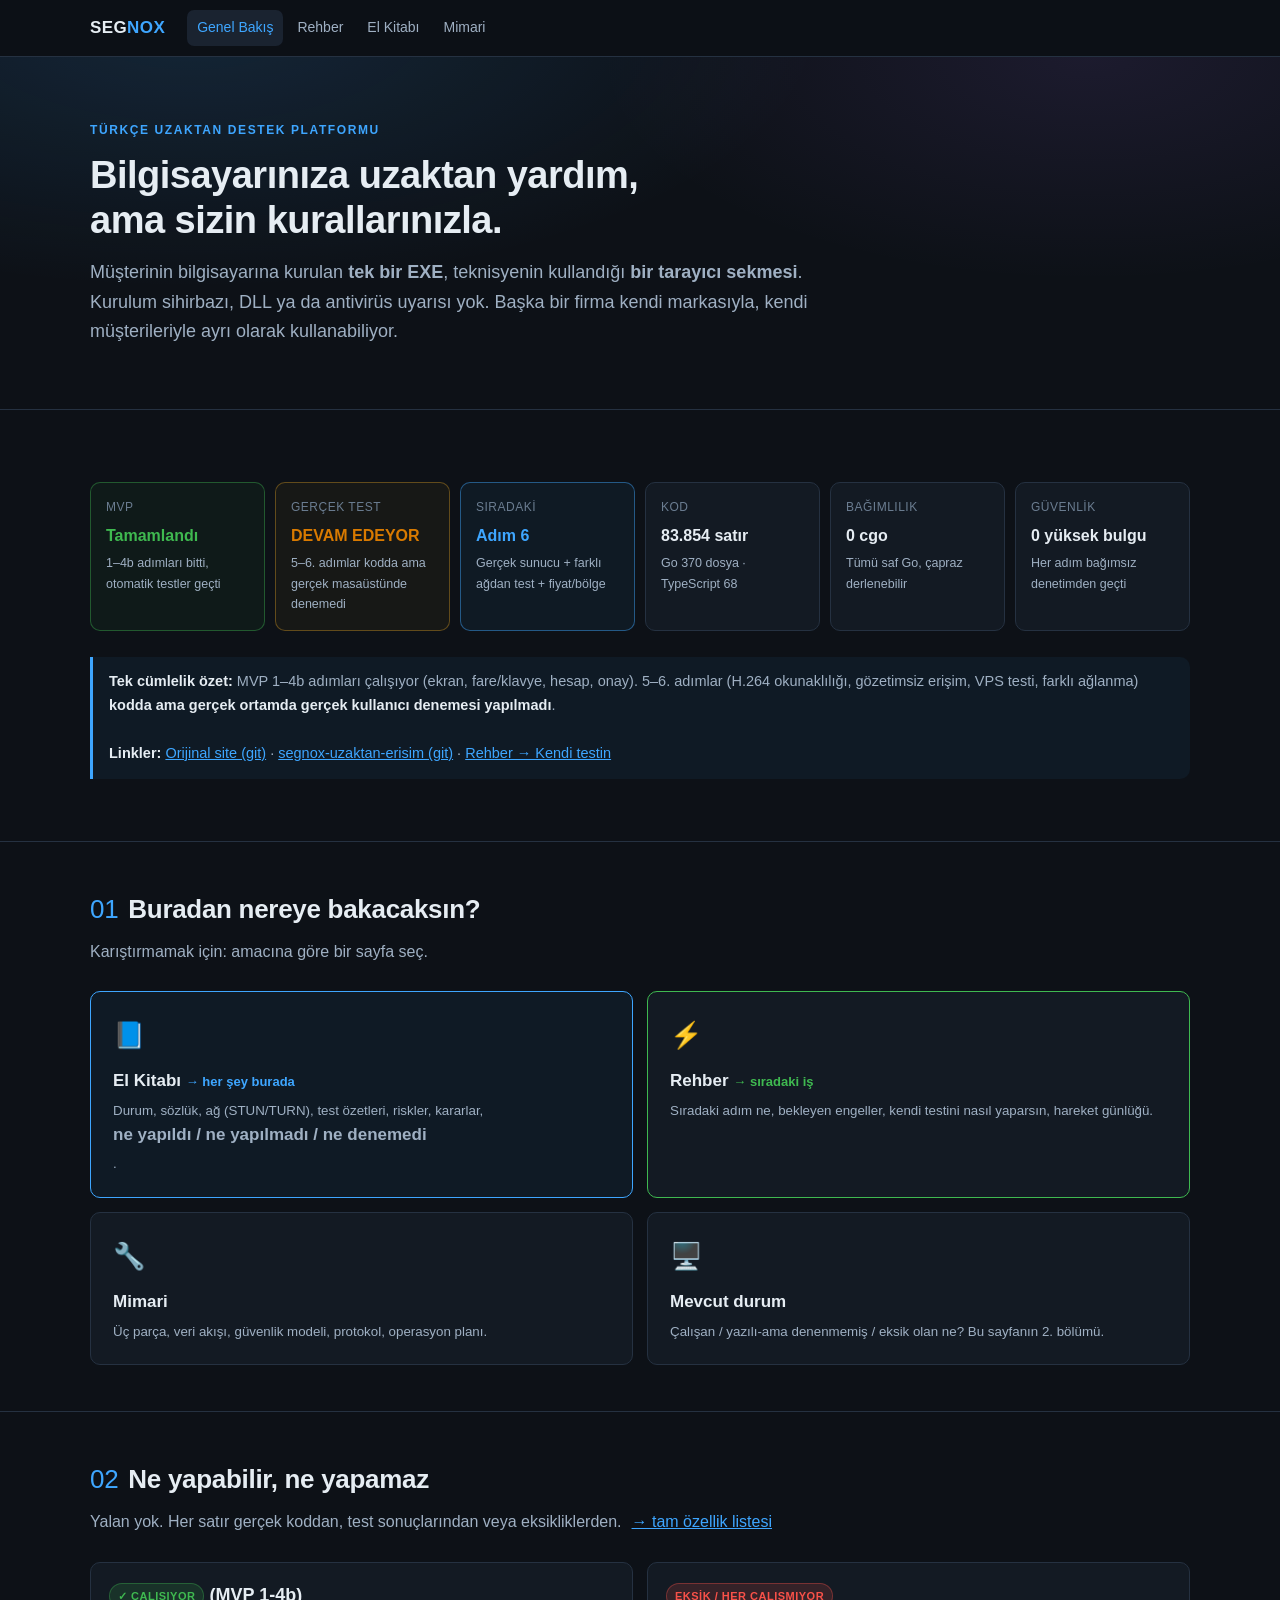
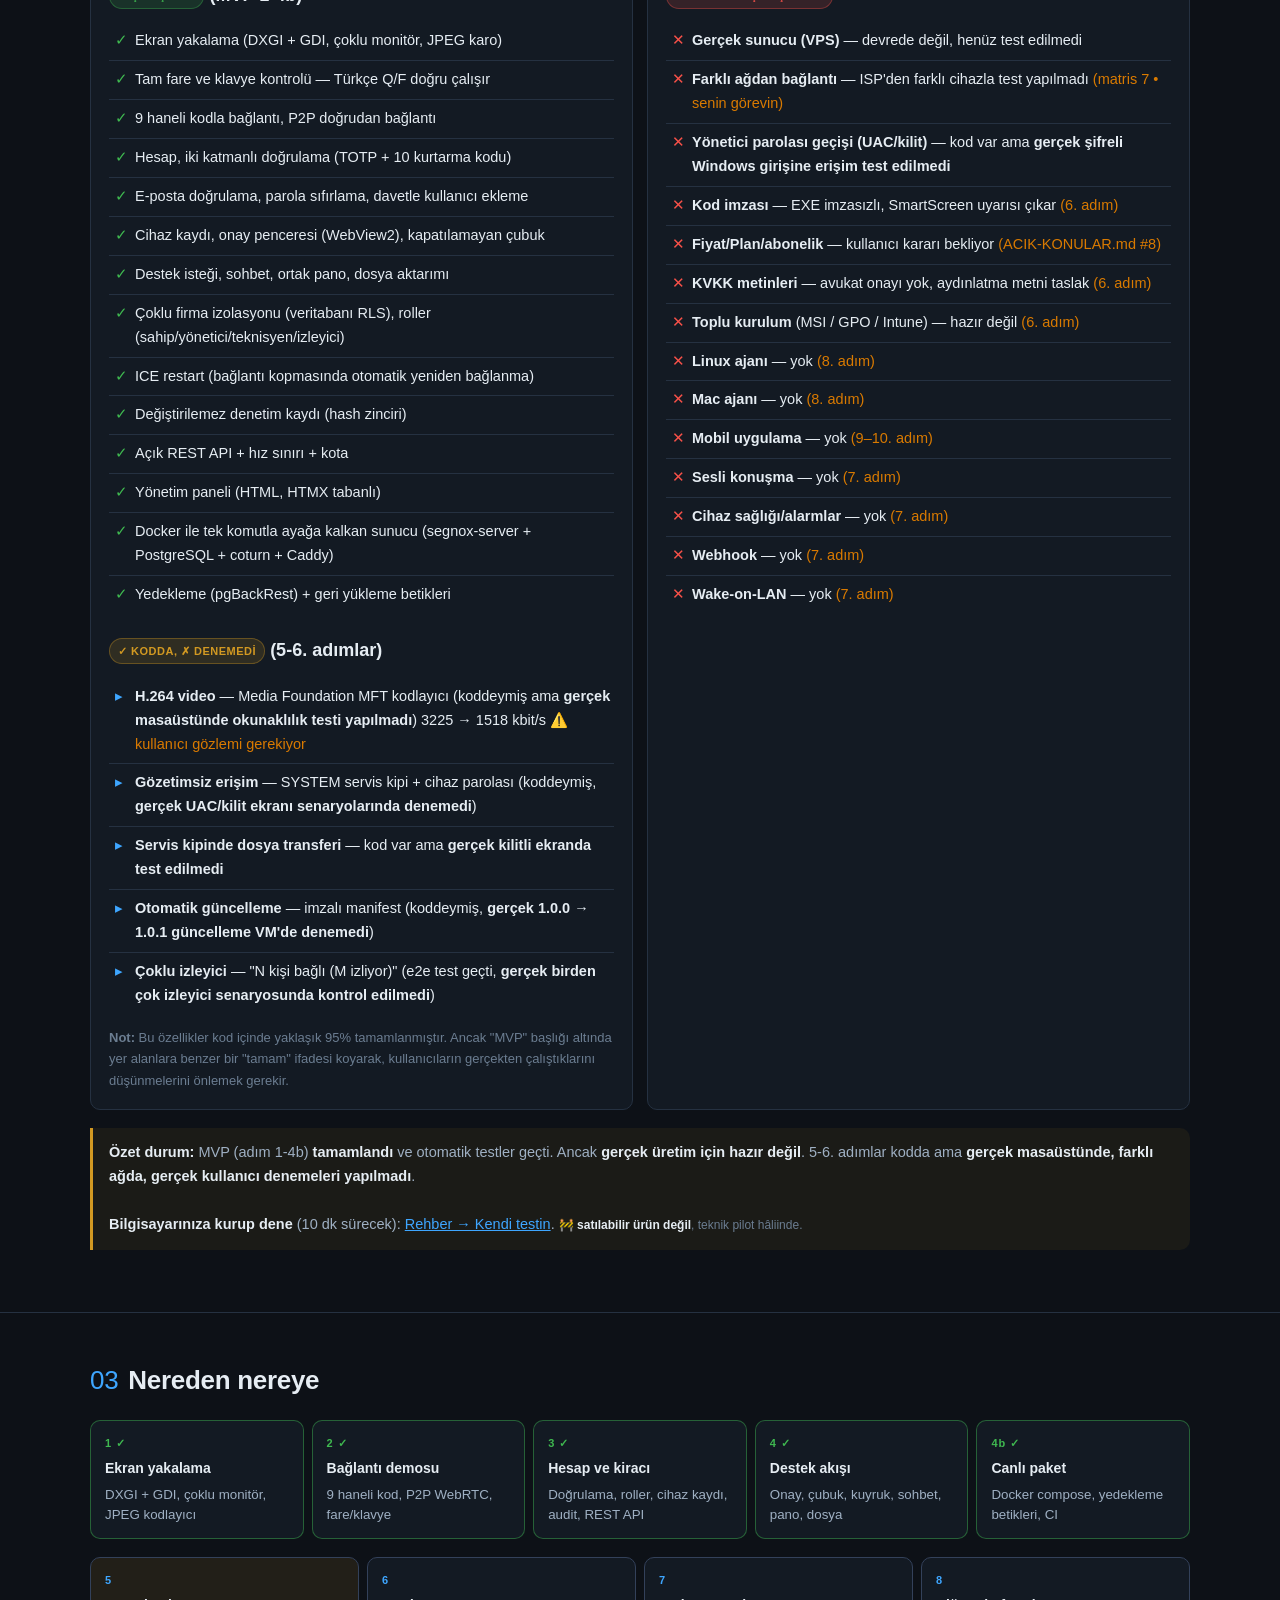
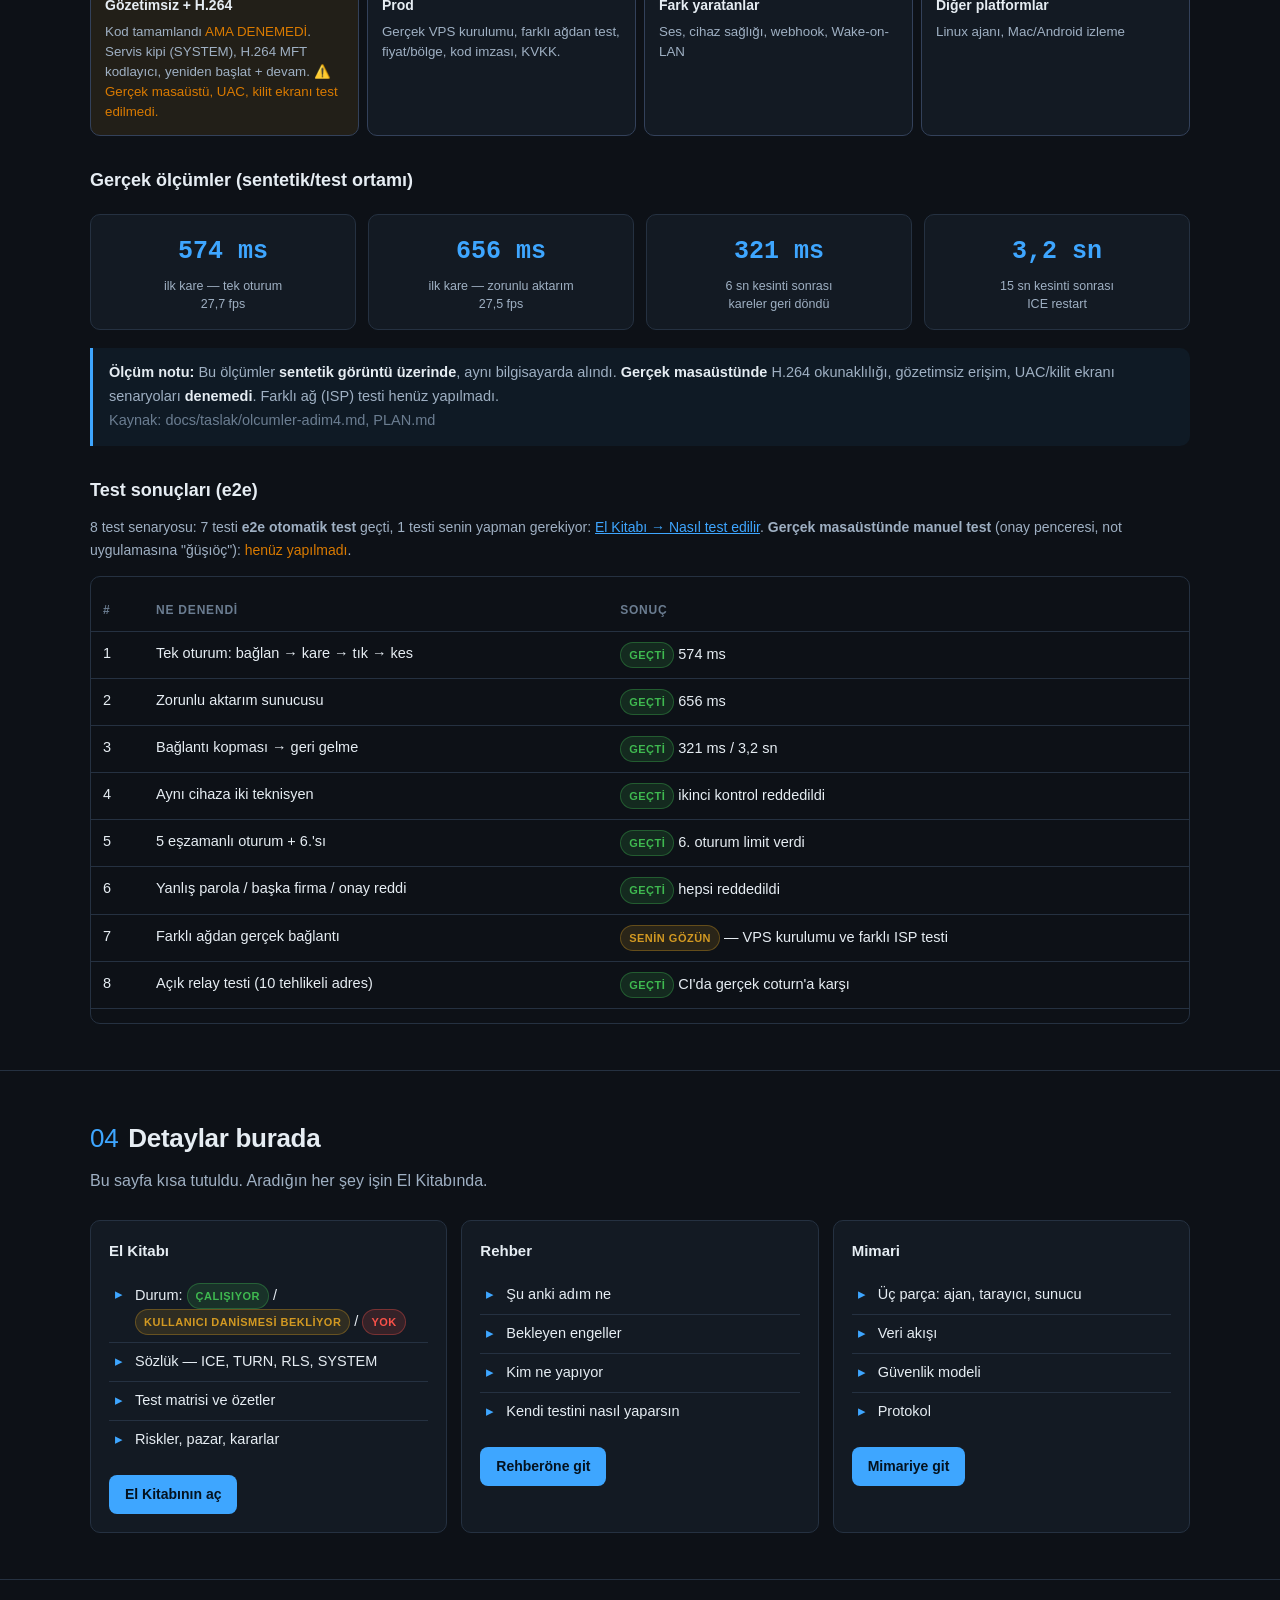
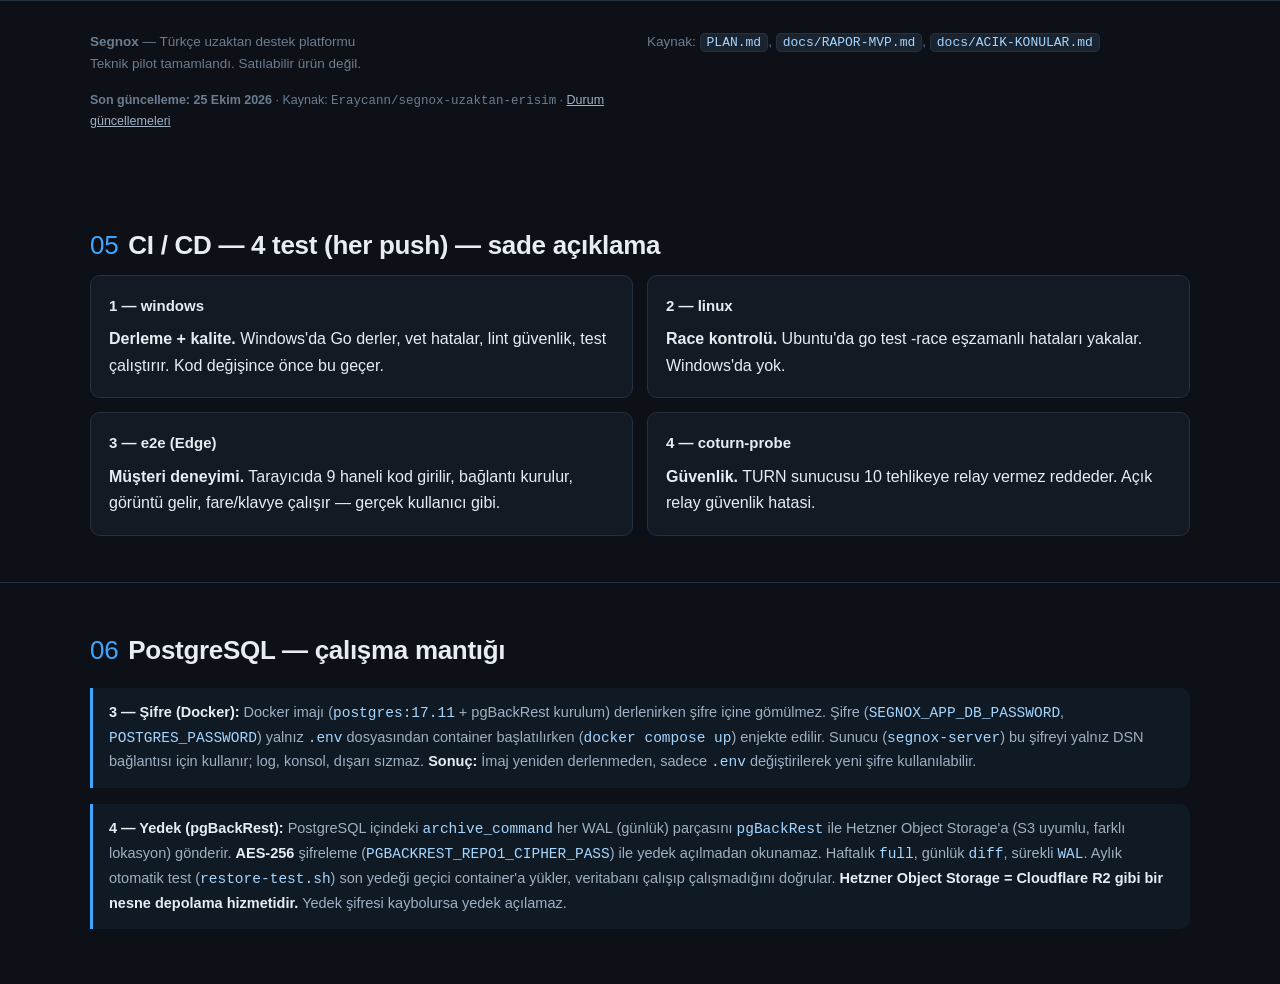
<file: index.html>
<!DOCTYPE html>
<html lang="tr">
<head>
  <meta charset="utf-8">
  <meta name="viewport" content="width=device-width, initial-scale=1">
  <title>Segnox — Uzak Destek Platformu</title>
  <link rel="stylesheet" href="assets/style.css">
  <style>
  .statusbar {
    display:grid; grid-template-columns:repeat(auto-fit,minmax(150px,1fr));
    gap:10px; margin:26px 0;
  }
  .sbox {
    background:var(--bg2); border:1px solid var(--line);
    border-radius:10px; padding:15px;
  }
  .sbox.ok { border-color:rgba(63,185,80,.4); background:rgba(63,185,80,.05); }
  .sbox.warn { border-color:rgba(210,153,34,.4); background:rgba(210,153,34,.05); }
  .sbox.next { border-color:rgba(62,166,255,.45); background:rgba(62,166,255,.06); }
  .sbox .n { font-size:12px; color:var(--fg3); letter-spacing:.5px; text-transform:uppercase; }
  .sbox .v { font-size:16px; font-weight:700; margin-top:5px; }
  .sbox.ok .v { color:var(--ok); }
  .sbox.warn .v { color:#d97a00; }
  .sbox.next .v { color:var(--acc); }
  .sbox .s { font-size:12.5px; color:var(--fg2); margin-top:4px; }
  </style>
</head>
<body>

<nav class="top">
  <div class="wrap">
    <a class="brand" href="index.html">SEG<span>NOX</span></a>
    <div class="links">
      <a href="index.html" class="on">Genel Bak&#305;&#351;</a>
      <a href="basla.html">Rehber</a>
      <a href="bilgi.html">El Kitab&#305;</a>
      <a href="mimari.html">Mimari</a>
    </div>
  </div>
</nav>

<header class="hero">
  <div class="wrap">
    <div class="eyebrow">Türkçe uzaktan destek platformu</div>
    <h1>Bilgisayarınıza uzaktan yardım,<br>ama sizin kurallarınızla.</h1>
    <p>
      Müşterinin bilgisayarına kurulan <b>tek bir EXE</b>, teknisyenin kullandığı
      <b>bir tarayıcı sekmesi</b>. Kurulum sihirbazı, DLL ya da antivirüs uyarısı yok.
      Başka bir firma kendi markasıyla, kendi müşterileriyle ayrı olarak kullanabiliyor.
    </p>
  </div>
</header>

<!-- ======= DURUM ======= -->
<section>
  <div class="wrap">
    <div class="statusbar">
      <div class="sbox ok"><div class="n">MVP</div><div class="v">Tamamlandı</div>
<div class="s">1–4b adımları bitti, otomatik testler geçti</div></div>
      <div class="sbox warn"><div class="n">Gerçek Test</div><div class="v">DEVAM EDEYOR</div>
<div class="s">5–6. adımlar kodda ama gerçek masaüstünde denemedi</div></div>
      <div class="sbox next"><div class="n">Sıradaki</div><div class="v">Adım 6</div>
<div class="s">Gerçek sunucu + farklı ağdan test + fiyat/bölge</div></div>
      <div class="sbox"><div class="n">Kod</div><div class="v">83.854 satır</div>
        <div class="s">Go 370 dosya · TypeScript 68</div></div>
      <div class="sbox"><div class="n">Bağımlılık</div><div class="v">0 cgo</div>
        <div class="s">Tümü saf Go, çapraz derlenebilir</div></div>
      <div class="sbox"><div class="n">Güvenlik</div><div class="v">0 yüksek bulgu</div>
        <div class="s">Her adım bağımsız denetimden geçti</div></div>
    </div>

    <div class="note">
      <b>Tek cümlelik özet:</b> MVP 1–4b adımları çalışıyor (ekran, fare/klavye, hesap, onay).
      5–6. adımlar (H.264 okunaklılığı, gözetimsiz erişim, VPS testi, farklı ağlanma) <b>kodda ama gerçek ortamda gerçek kullanıcı denemesi yapılmadı</b>.
      <br><br>
      <b>Linkler:</b> <a href="https://github.com/Eraycann/segnox-site/blob/main/index.html">Orijinal site (git)</a> · <a href="https://github.com/Eraycann/segnox-uzaktan-erisim">segnox-uzaktan-erisim (git)</a> · <a href="basla.html#test">Rehber → Kendi testin</a>
    </div>
  </div>
</section>

<!-- ======= SAYFA HARİTASI ======= -->
<section>
  <div class="wrap">
    <h2><span class="n">01</span>Buradan nereye bakacaksın?</h2>
    <p class="sub">Karıştırmamak için: amacına göre bir sayfa seç.</p>

    <div class="grid g2">
      <a class="role" href="bilgi.html" style="border-color:var(--acc);background:rgba(62,166,255,.06)">
        <div class="ic">📘</div>
        <b>El Kitabı <span style="color:var(--acc);font-size:13px">→ her şey burada</span></b>
        <small>Durum, sözlük, ağ (STUN/TURN), test özetleri, riskler, kararlar,
        <b>ne yapıldı / ne yapılmadı / ne denemedi</b>.</small>
      </a>
      <a class="role" href="basla.html" style="border-color:var(--ok)">
        <div class="ic">⚡</div>
        <b>Rehber <span style="color:var(--ok);font-size:13px">→ sıradaki iş</span></b>
        <small>Sıradaki adım ne, bekleyen engeller, kendi testini nasıl
        yaparsın, hareket günlüğü.</small>
      </a>
      <a class="role" href="mimari.html">
        <div class="ic">🔧</div>
        <b>Mimari</b>
        <small>Üç parça, veri akışı, güvenlik modeli, protokol, operasyon
        planı.</small>
      </a>
      <a class="role" href="index.html#durum">
        <div class="ic">🖥️</div>
        <b>Mevcut durum</b>
        <small>Çalışan / yazılı-ama denenmemiş / eksik olan ne? Bu sayfanın
        2. bölümü.</small>
      </a>
    </div>
  </div>
</section>

<!-- ======= NE YAPAR ======= -->
<section>
  <div class="wrap">
    <h2><span class="n">02</span>Ne yapabilir, ne yapamaz</h2>
    <p class="sub">Yalan yok. Her satır gerçek koddan, test sonuçlarından veya eksikliklerden.<a href="bilgi.html#ozellik" style="margin-left:10px">→ tam özellik listesi</a></p>

    <div class="grid g2">
      <div class="card">
        <h3><span class="badge b-ok">✓ ÇALIŞIYOR</span> (MVP 1-4b)</h3>
        <ul class="chk yes">
          <li>Ekran yakalama (DXGI + GDI, çoklu monitör, JPEG karo)</li>
          <li>Tam fare ve klavye kontrolü — Türkçe Q/F doğru çalışır</li>
          <li>9 haneli kodla bağlantı, P2P doğrudan bağlantı</li>
          <li>Hesap, iki katmanlı doğrulama (TOTP + 10 kurtarma kodu)</li>
          <li>E-posta doğrulama, parola sıfırlama, davetle kullanıcı ekleme</li>
          <li>Cihaz kaydı, onay penceresi (WebView2), kapatılamayan çubuk</li>
          <li>Destek isteği, sohbet, ortak pano, dosya aktarımı</li>
          <li>Çoklu firma izolasyonu (veritabanı RLS), roller (sahip/yönetici/teknisyen/izleyici)</li>
          <li>ICE restart (bağlantı kopmasında otomatik yeniden bağlanma)</li>
          <li>Değiştirilemez denetim kaydı (hash zinciri)</li>
          <li>Açık REST API + hız sınırı + kota</li>
          <li>Yönetim paneli (HTML, HTMX tabanlı)</li>
          <li>Docker ile tek komutla ayağa kalkan sunucu (segnox-server + PostgreSQL + coturn + Caddy)</li>
          <li>Yedekleme (pgBackRest) + geri yükleme betikleri</li>
        </ul>

        <h3 style="margin-top:22px"><span class="badge b-warn">✓ KODDA, ✗ DENEMEDİ</span> (5-6. adımlar)</h3>
        <ul class="chk">
          <li><b>H.264 video</b> — Media Foundation MFT kodlayıcı (koddeymiş ama 
              <b>gerçek masaüstünde okunaklılık testi yapılmadı</b>) 3225 → 1518 kbit/s
              <span style="color:#d97a00">⚠️ kullanıcı gözlemi gerekiyor</span></li>
          <li><b>Gözetimsiz erişim</b> — SYSTEM servis kipi + cihaz parolası (koddeymiş,
              <b>gerçek UAC/kilit ekranı senaryolarında denemedi</b>)</li>
          <li><b>Servis kipinde dosya transferi</b> — kod var ama <b>gerçek kilitli ekranda test edilmedi</b></li>
          <li><b>Otomatik güncelleme</b> — imzalı manifest (koddeymiş, 
              <b>gerçek 1.0.0 → 1.0.1 güncelleme VM'de denemedi</b>)</li>
          <li><b>Çoklu izleyici</b> — "N kişi bağlı (M izliyor)" (e2e test geçti, 
              <b>gerçek birden çok izleyici senaryosunda kontrol edilmedi</b>)</li>
        </ul>
        <p style="font-size:13px;color:var(--fg3);margin-top:8px">
          <b>Not:</b> Bu özellikler kod içinde yaklaşık 95% tamamlanmıştır. Ancak "MVP"
          başlığı altında yer alanlara benzer bir "tamam" ifadesi koyarak, kullanıcıların
          gerçekten çalıştıklarını düşünmelerini önlemek gerekir.
        </p>
      </div>

      <div class="card">
        <h3><span class="badge b-bad">EKSİK / HER ÇALIŞMIYOR</span></h3>
        <ul class="chk no">
          <li><b>Gerçek sunucu (VPS)</b> — devrede değil, henüz test edilmedi</li>
          <li><b>Farklı ağdan bağlantı</b> — ISP'den farklı cihazla test yapılmadı
              <span style="color:#d97a00">(matris 7 • senin görevin)</span></li>
          <li><b>Yönetici parolası geçişi (UAC/kilit)</b> — kod var ama
              <b>gerçek şifreli Windows girişine erişim test edilmedi</b></li>
          <li><b>Kod imzası</b> — EXE imzasızlı, SmartScreen uyarısı çıkar
              <span style="color:#d97a00">(6. adım)</span></li>
          <li><b>Fiyat/Plan/abonelik</b> — kullanıcı kararı bekliyor
              <span style="color:#d97a00">(ACIK-KONULAR.md #8)</span></li>
          <li><b>KVKK metinleri</b> — avukat onayı yok, aydınlatma metni taslak
              <span style="color:#d97a00">(6. adım)</span></li>
          <li><b>Toplu kurulum</b> (MSI / GPO / Intune) — hazır değil
              <span style="color:#d97a00">(6. adım)</span></li>
          <li><b>Linux ajanı</b> — yok <span style="color:#d97a00">(8. adım)</span></li>
          <li><b>Mac ajanı</b> — yok <span style="color:#d97a00">(8. adım)</span></li>
          <li><b>Mobil uygulama</b> — yok <span style="color:#d97a00">(9–10. adım)</span></li>
          <li><b>Sesli konuşma</b> — yok <span style="color:#d97a00">(7. adım)</span></li>
          <li><b>Cihaz sağlığı/alarmlar</b> — yok <span style="color:#d97a00">(7. adım)</span></li>
          <li><b>Webhook</b> — yok <span style="color:#d97a00">(7. adım)</span></li>
          <li><b>Wake-on-LAN</b> — yok <span style="color:#d97a00">(7. adım)</span></li>
        </ul>
      </div>
    </div>

    <div class="note warn" style="margin-top:18px">
      <b>Özet durum:</b> MVP (adım 1-4b) <b>tamamlandı</b> ve otomatik testler geçti.
      Ancak <b>gerçek üretim için hazır değil</b>. 5-6. adımlar kodda ama 
      <b>gerçek masaüstünde, farklı ağda, gerçek kullanıcı denemeleri yapılmadı</b>.
      <br><br>
      <b>Bilgisayarınıza kurup dene</b> (10 dk sürecek):
      <a href="basla.html#test">Rehber → Kendi testin</a>.
      <span style="color:var(--fg3);font-size:12px">🚧 <b>satılabilir ürün değil</b>, teknik pilot hâliinde.</span>
    </div>
  </div>
</section>

<!-- ======= YOL HARİTASI ======= -->
<section>
  <div class="wrap">
    <h2><span class="n">03</span>Nereden nereye</h2>

    <div class="flow">
      <div class="step done"><div class="k">1 ✓</div><b>Ekran yakalama</b>
        <small>DXGI + GDI, çoklu monitör, JPEG kodlayıcı</small></div>
      <div class="step done"><div class="k">2 ✓</div><b>Bağlantı demosu</b>
        <small>9 haneli kod, P2P WebRTC, fare/klavye</small></div>
      <div class="step done"><div class="k">3 ✓</div><b>Hesap ve kiracı</b>
        <small>Doğrulama, roller, cihaz kaydı, audit, REST API</small></div>
      <div class="step done"><div class="k">4 ✓</div><b>Destek akışı</b>
        <small>Onay, çubuk, kuyruk, sohbet, pano, dosya</small></div>
      <div class="step done"><div class="k">4b ✓</div><b>Canlı paket</b>
        <small>Docker compose, yedekleme betikleri, CI</small></div>
    </div>

    <div class="flow">
      <div class="step" style="background:rgba(210,153,34,.1)"><div class="k">5</div><b>Gözetimsiz + H.264</b>
        <small>Kod tamamlandı <span style="color:#d97a00">AMA DENEMEDİ</span>. 
        Servis kipi (SYSTEM), H.264 MFT kodlayıcı, yeniden başlat + devam.
        <span style="color:#d97a00">⚠️ Gerçek masaüstü, UAC, kilit ekranı test edilmedi.</span></small></div>
      <div class="step"><div class="k">6</div><b>Prod</b>
        <small>Gerçek VPS kurulumu, farklı ağdan test, fiyat/bölge, kod imzası, KVKK.</small></div>
      <div class="step"><div class="k">7</div><b>Fark yaratanlar</b>
        <small>Ses, cihaz sağlığı, webhook, Wake-on-LAN</small></div>
      <div class="step"><div class="k">8</div><b>Diğer platformlar</b>
        <small>Linux ajanı, Mac/Android izleme</small></div>
    </div>

    <h3>Gerçek ölçümler (sentetik/test ortamı)</h3>
    <div class="metrics">
      <div class="metric"><div class="v">574 ms</div><div class="l">ilk kare — tek oturum<br>27,7 fps</div></div>
      <div class="metric"><div class="v">656 ms</div><div class="l">ilk kare — zorunlu aktarım<br>27,5 fps</div></div>
      <div class="metric"><div class="v">321 ms</div><div class="l">6 sn kesinti sonrası<br>kareler geri döndü</div></div>
      <div class="metric"><div class="v">3,2 sn</div><div class="l">15 sn kesinti sonrası<br>ICE restart</div></div>
    </div>
    <div class="note">
      <b>Ölçüm notu:</b> Bu ölçümler <b>sentetik görüntü üzerinde</b>, aynı bilgisayarda alındı.
      <b>Gerçek masaüstünde</b> H.264 okunaklılığı, gözetimsiz erişim, UAC/kilit ekranı
      senaryoları <b>denemedi</b>. Farklı ağ (ISP) testi henüz yapılmadı.
      <br>
      <span style="color:var(--fg3)">Kaynak: docs/taslak/olcumler-adim4.md, PLAN.md</span>
    </div>

    <h3>Test sonuçları (e2e)</h3>
    <p style="font-size:14px;color:var(--fg2)">
      8 test senaryosu: 7 testi <b>e2e otomatik test</b> geçti, 1 testi senin yapman gerekiyor:
      <a href="bilgi.html#test">El Kitabı → Nasıl test edilir</a>.
      <b>Gerçek masaüstünde manuel test</b> (onay penceresi, not uygulamasına "ğüşıöç"):
      <span style="color:#d97a00">henüz yapılmadı</span>.
    </p>
    <div class="tbl-wrap">
      <table>
        <thead><tr><th>#</th><th>Ne denendi</th><th>Sonuç</th></tr></thead>
        <tbody>
          <tr><td>1</td><td>Tek oturum: bağlan → kare → tık → kes</td>
              <td><span class="badge b-ok">geçti</span> 574 ms</td></tr>
          <tr><td>2</td><td>Zorunlu aktarım sunucusu</td>
              <td><span class="badge b-ok">geçti</span> 656 ms</td></tr>
          <tr><td>3</td><td>Bağlantı kopması → geri gelme</td>
              <td><span class="badge b-ok">geçti</span> 321 ms / 3,2 sn</td></tr>
          <tr><td>4</td><td>Aynı cihaza iki teknisyen</td>
              <td><span class="badge b-ok">geçti</span> ikinci kontrol reddedildi</td></tr>
          <tr><td>5</td><td>5 eşzamanlı oturum + 6.'sı</td>
              <td><span class="badge b-ok">geçti</span> 6. oturum limit verdi</td></tr>
          <tr><td>6</td><td>Yanlış parola / başka firma / onay reddi</td>
              <td><span class="badge b-ok">geçti</span> hepsi reddedildi</td></tr>
          <tr><td>7</td><td>Farklı ağdan gerçek bağlantı</td>
              <td><span class="badge b-warn">SENİN GÖZÜN</span> — VPS kurulumu ve farklı ISP testi</td></tr>
          <tr><td>8</td><td>Açık relay testi (10 tehlikeli adres)</td>
              <td><span class="badge b-ok">geçti</span> CI'da gerçek coturn'a karşı</td></tr>
        </tbody>
      </table>
    </div>
  </div>
</section>

<!-- ======= BILGIYE YONLENDIR ======= -->
<section>
  <div class="wrap">
    <h2><span class="n">04</span>Detaylar burada</h2>
    <p class="sub">Bu sayfa kısa tutuldu. Aradığın her şey işin El Kitabında.</p>
    <div class="grid g3">
      <div class="card"><h4>El Kitabı</h4>
        <ul class="chk">
          <li>Durum: <span class="badge b-ok">çalışıyor</span> / <span class="badge b-warn">kullanıcı danismesi bekliyor</span> / <span class="badge b-bad">yok</span></li>
          <li>Sözlük — ICE, TURN, RLS, SYSTEM</li>
          <li>Test matrisi ve özetler</li>
          <li>Riskler, pazar, kararlar</li>
        </ul>
        <p style="margin-top:10px"><a class="btn" href="bilgi.html">El Kitabının aç</a></p>
      </div>
      <div class="card"><h4>Rehber</h4>
        <ul class="chk">
          <li>Şu anki adım ne</li>
          <li>Bekleyen engeller</li>
          <li>Kim ne yapıyor</li>
          <li>Kendi testini nasıl yaparsın</li>
        </ul>
        <p style="margin-top:10px"><a class="btn" href="basla.html">Rehberöne git</a></p>
      </div>
      <div class="card"><h4>Mimari</h4>
        <ul class="chk">
          <li>Üç parça: ajan, tarayıcı, sunucu</li>
          <li>Veri akışı</li>
          <li>Güvenlik modeli</li>
          <li>Protokol</li>
        </ul>
        <p style="margin-top:10px"><a class="btn" href="mimari.html">Mimariye git</a></p>
      </div>
    </div>
  </div>
</section>

<footer>
  <div class="wrap">
    <div class="grid g2">
      <div><b>Segnox</b> — Türkçe uzaktan destek platformu<br>
        <span style="color:var(--fg3)">Teknik pilot tamamlandı. Satılabilir ürün değil.</span>
      <p style="font-size:12.5px;color:var(--fg3);margin:14px 0 0">
        <b>Son güncelleme: 25 Ekim 2026</b> &middot;
        Kaynak: <span class="mono">Eraycann/segnox-uzaktan-erisim</span>
        &middot; <a href="bilgi.html#durum">Durum güncellemeleri</a>
      </p></div>
      <div>Kaynak: <code class="inl">PLAN.md</code>, <code class="inl">docs/RAPOR-MVP.md</code>,
        <code class="inl">docs/ACIK-KONULAR.md</code></div>
    </div>
  </div>
</footer>

<section>
  <div class="wrap">
    <h2><span class="n">05</span>CI / CD — 4 test (her push) — sade açıklama</h2>
    <div class="grid g2">
      <div class="card"><h4>1 — windows</h4><p><b>Derleme + kalite.</b> Windows'da Go derler, vet hatalar, lint güvenlik, test çalıştırır. Kod değişince önce bu geçer.</p></div>
      <div class="card"><h4>2 — linux</h4><p><b>Race kontrolü.</b> Ubuntu'da go test -race eşzamanlı hataları yakalar. Windows'da yok.</p></div>
      <div class="card"><h4>3 — e2e (Edge)</h4><p><b>Müşteri deneyimi.</b> Tarayıcıda 9 haneli kod girilir, bağlantı kurulur, görüntü gelir, fare/klavye çalışır — gerçek kullanıcı gibi.</p></div>
      <div class="card"><h4>4 — coturn-probe</h4><p><b>Güvenlik.</b> TURN sunucusu 10 tehlikeye relay vermez reddeder. Açık relay güvenlik hatasi.</p></div>
    </div>
  </div>
</section>

<section>
  <div class="wrap">
    <h2><span class="n">06</span>PostgreSQL — çalışma mantığı</h2>
    <div class="note"><b>3 — Şifre (Docker):</b> Docker imajı (<code>postgres:17.11</code> + pgBackRest kurulum) derlenirken şifre içine gömülmez. Şifre (<code>SEGNOX_APP_DB_PASSWORD</code>, <code>POSTGRES_PASSWORD</code>) yalnız <code>.env</code> dosyasından container başlatılırken (<code>docker compose up</code>) enjekte edilir. Sunucu (<code>segnox-server</code>) bu şifreyi yalnız DSN bağlantısı için kullanır; log, konsol, dışarı sızmaz. <b>Sonuç:</b> İmaj yeniden derlenmeden, sadece <code>.env</code> değiştirilerek yeni şifre kullanılabilir.</div>
    <div class="note"><b>4 — Yedek (pgBackRest):</b> PostgreSQL içindeki <code>archive_command</code> her WAL (günlük) parçasını <code>pgBackRest</code> ile Hetzner Object Storage'a (S3 uyumlu, farklı lokasyon) gönderir. <b>AES-256</b> şifreleme (<code>PGBACKREST_REPO1_CIPHER_PASS</code>) ile yedek açılmadan okunamaz. Haftalık <code>full</code>, günlük <code>diff</code>, sürekli <code>WAL</code>. Aylık otomatik test (<code>restore-test.sh</code>) son yedeği geçici container'a yükler, veritabanı çalışıp çalışmadığını doğrular. <b>Hetzner Object Storage = Cloudflare R2 gibi bir nesne depolama hizmetidir.</b> Yedek şifresi kaybolursa yedek açılamaz.</div>
  </div>
</section>

</body>
</html>
</file>
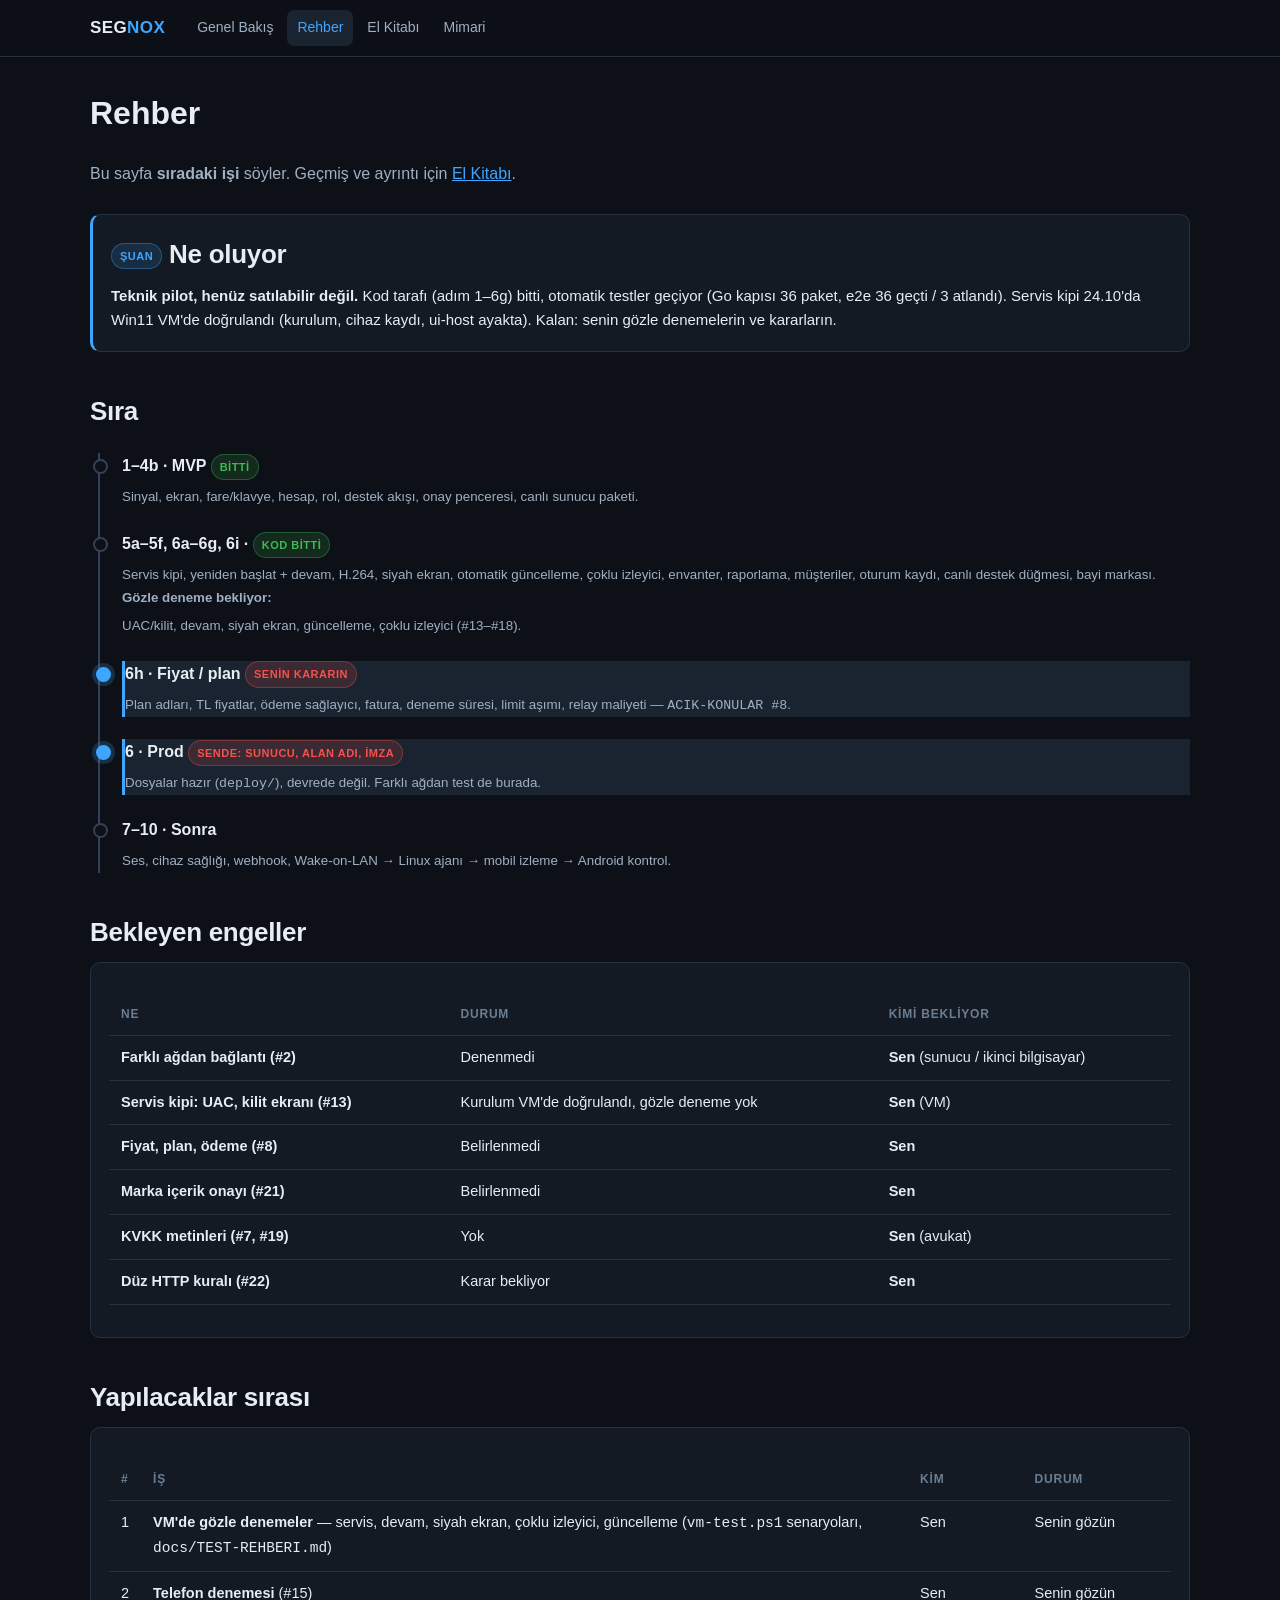
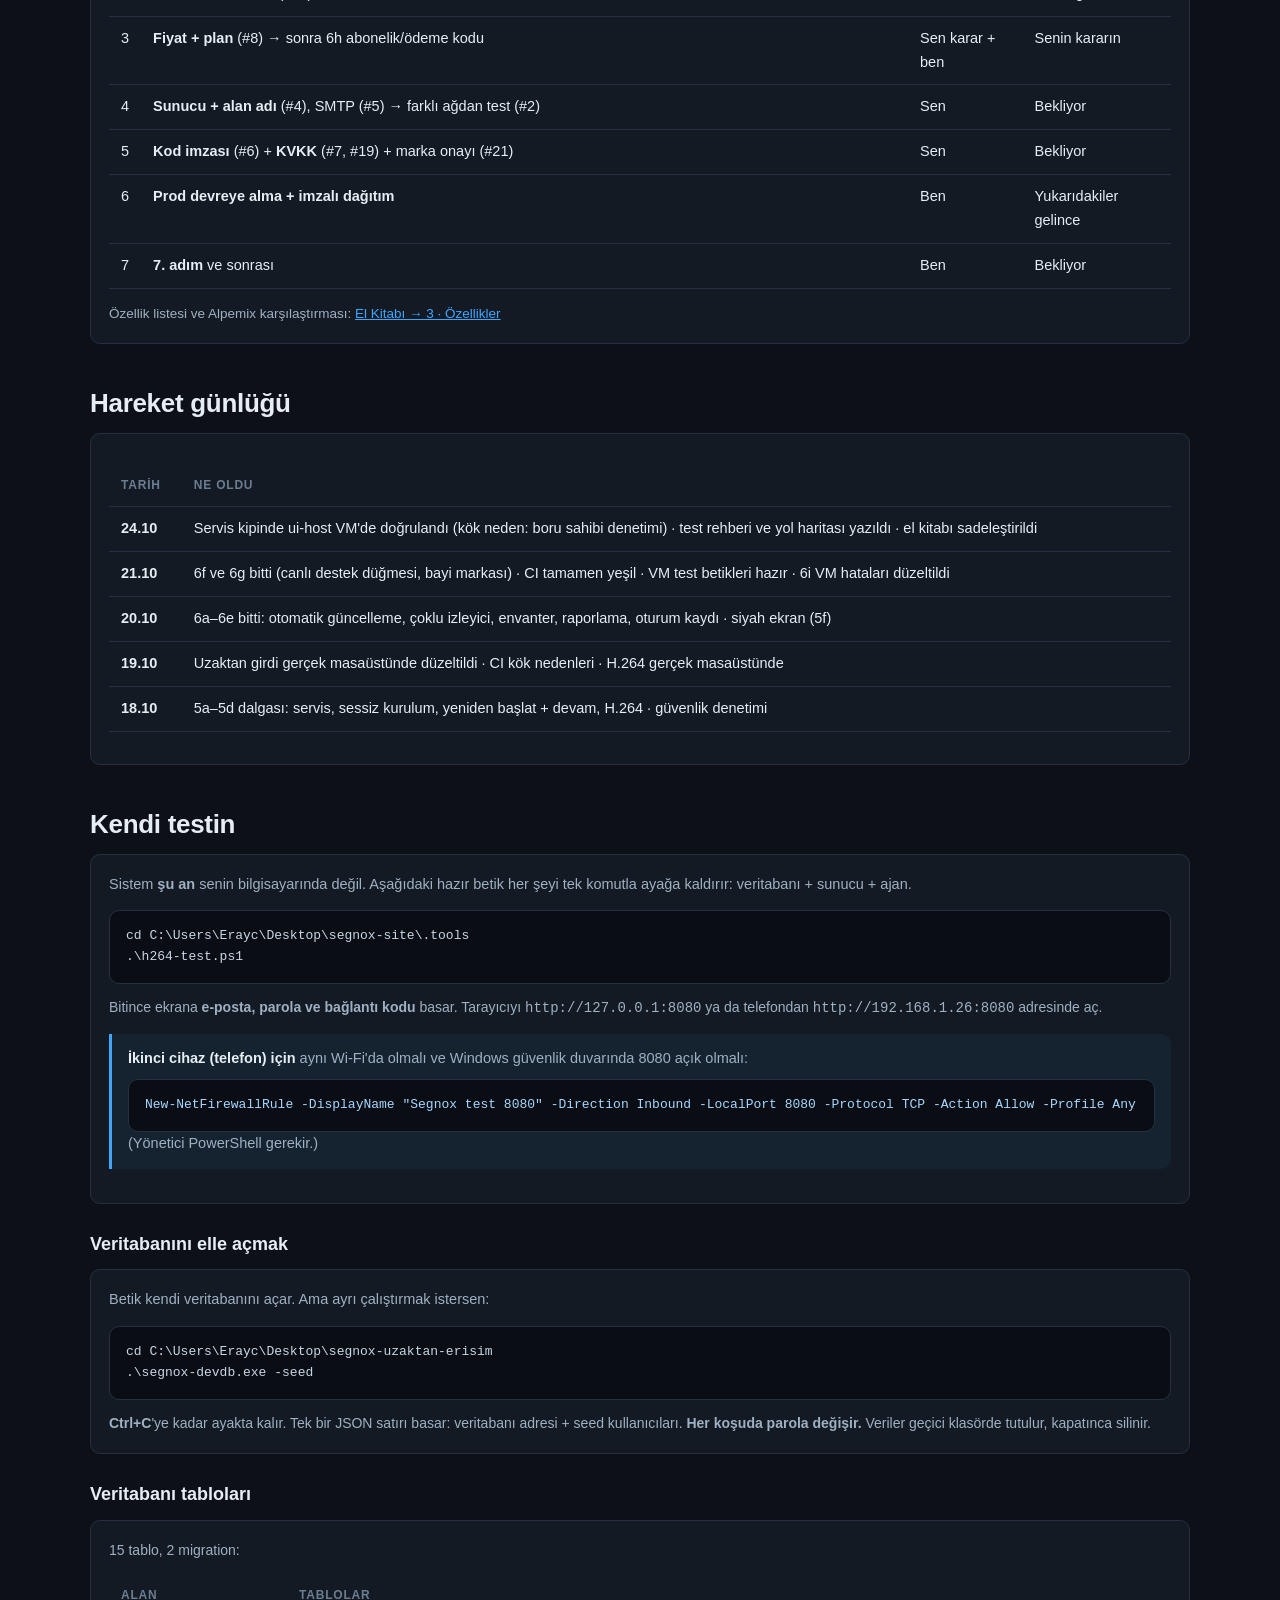
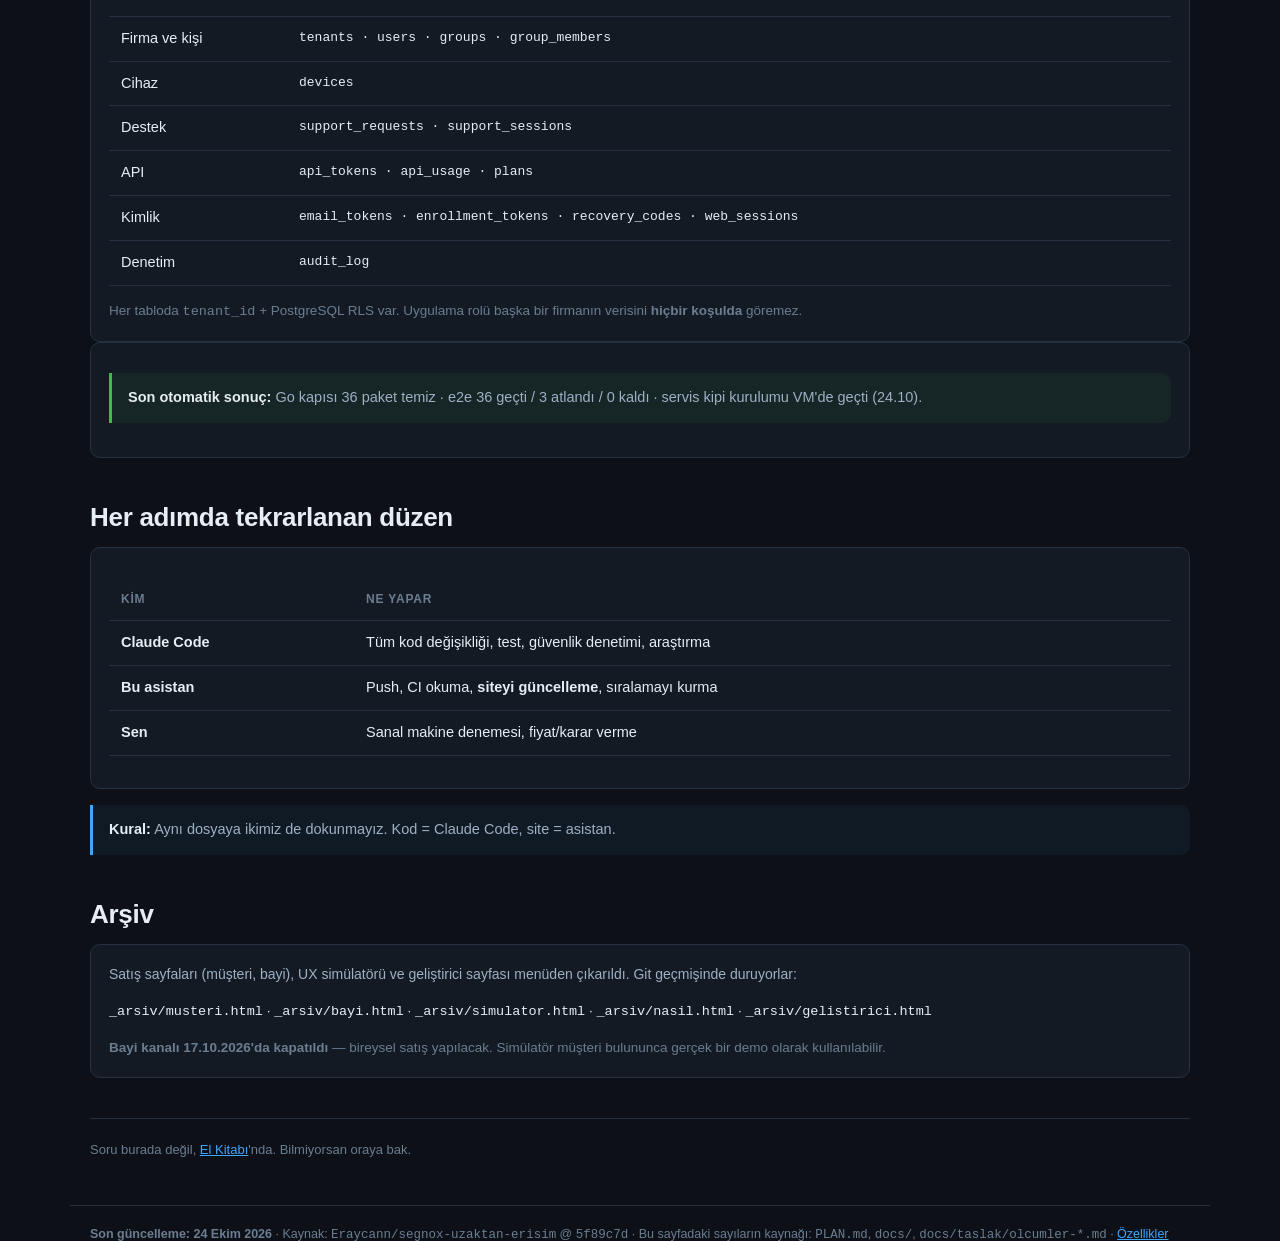
<file: basla.html>
<!DOCTYPE html>
<html lang="tr">
<head>
<meta charset="utf-8">
<meta name="viewport" content="width=device-width,initial-scale=1">
<title>Segnox — Rehber</title>
<meta name="description" content="Segnox'un sıradaki adımları ve test sırası.">
<link rel="stylesheet" href="assets/style.css">
<style>
  .now { border-left:3px solid var(--acc); background:var(--bg3) }
  code.i { background:var(--bg3); border:1px solid var(--line2); border-radius:5px;
           padding:1px 6px; font-family:var(--mono); font-size:13px; color:var(--acc) }
</style>
</head>
<body>

<nav class="top">
  <div class="wrap">
    <a class="brand" href="index.html">SEG<span>NOX</span></a>
    <div class="links">
      <a href="index.html">Genel Bak&#305;&#351;</a>
      <a href="basla.html" class="on">Rehber</a>
      <a href="bilgi.html">El Kitab&#305;</a>
      <a href="mimari.html">Mimari</a>
    </div>
  </div>
</nav>

<div class="wrap">

<h1 style="margin-top:30px">Rehber</h1>
<p class="sub">Bu sayfa <b>sıradaki işi</b> söyler. Geçmiş ve ayrıntı için
<a href="bilgi.html">El Kitabı</a>.</p>

<!-- ============ SIMDI ============ -->
<div class="card" style="border-left:3px solid var(--acc);margin-top:22px">
  <h2 style="margin-top:0"><span class="badge b-info">&#351;UAN</span> Ne oluyor</h2>
  <p style="font-size:15px">
    <b>Teknik pilot, henüz satılabilir değil.</b> Kod tarafı (adım 1–6g) bitti, otomatik testler geçiyor
    (Go kapısı 36 paket, e2e 36 geçti / 3 atlandı). Servis kipi 24.10'da Win11 VM'de doğrulandı
    (kurulum, cihaz kaydı, ui-host ayakta). Kalan: senin gözle denemelerin ve kararların.
  </p>
</div>

<!-- ============ ADIMLAR ============ -->
<h2 style="margin-top:38px">Sıra</h2>

<div class="tl">
  <div class="ev done">
    <b>1–4b · MVP <span class="badge b-ok">BİTTİ</span></b>
    <small>Sinyal, ekran, fare/klavye, hesap, rol, destek akışı, onay penceresi, canlı sunucu paketi.</small>
  </div>
  <div class="ev done">
    <b>5a–5f, 6a–6g, 6i · <span class="badge b-ok">KOD BİTTİ</span></b>
    <small>Servis kipi, yeniden başlat + devam, H.264, siyah ekran, otomatik güncelleme, çoklu izleyici,
      envanter, raporlama, müşteriler, oturum kaydı, canlı destek düğmesi, bayi markası.
      <b>Gözle deneme bekliyor:</b> UAC/kilit, devam, siyah ekran, güncelleme, çoklu izleyici (#13–#18).</small>
  </div>
  <div class="ev now">
    <b>6h · Fiyat / plan <span class="badge b-bad">SENİN KARARIN</span></b>
    <small>Plan adları, TL fiyatlar, ödeme sağlayıcı, fatura, deneme süresi, limit aşımı, relay maliyeti — <span class="mono">ACIK-KONULAR #8</span>.</small>
  </div>
  <div class="ev now">
    <b>6 · Prod <span class="badge b-bad">SENDE: SUNUCU, ALAN ADI, İMZA</span></b>
    <small>Dosyalar hazır (<span class="mono">deploy/</span>), devrede değil. Farklı ağdan test de burada.</small>
  </div>
  <div class="ev">
    <b>7–10 · Sonra</b>
    <small>Ses, cihaz sağlığı, webhook, Wake-on-LAN → Linux ajanı → mobil izleme → Android kontrol.</small>
  </div>
</div>

<!-- ============ ENGELLI ============ -->
<h2 style="margin-top:38px">Bekleyen engeller</h2>

<div class="card">
<table>
<tr><th>Ne</th><th>Durum</th><th>Kimi bekliyor</th></tr>
<tr><td><b>Farklı ağdan bağlantı (#2)</b></td>
    <td class="no">Denenmedi</td><td><b>Sen</b> (sunucu / ikinci bilgisayar)</td></tr>
<tr><td><b>Servis kipi: UAC, kilit ekranı (#13)</b></td>
    <td class="warn2">Kurulum VM'de doğrulandı, gözle deneme yok</td><td><b>Sen</b> (VM)</td></tr>
<tr><td><b>Fiyat, plan, ödeme (#8)</b></td>
    <td class="no">Belirlenmedi</td><td><b>Sen</b></td></tr>
<tr><td><b>Marka içerik onayı (#21)</b></td>
    <td class="no">Belirlenmedi</td><td><b>Sen</b></td></tr>
<tr><td><b>KVKK metinleri (#7, #19)</b></td>
    <td class="no">Yok</td><td><b>Sen</b> (avukat)</td></tr>
<tr><td><b>Düz HTTP kuralı (#22)</b></td>
    <td class="no">Karar bekliyor</td><td><b>Sen</b></td></tr>
</table>
</div>

<!-- ============ YAPILACAKLAR ============ -->
<h2 style="margin-top:38px">Yapılacaklar sırası</h2>

<div class="card">
<table>
<tr><th>#</th><th>İş</th><th>Kim</th><th>Durum</th></tr>
<tr><td>1</td><td><b>VM'de gözle denemeler</b> — servis, devam, siyah ekran, çoklu izleyici, güncelleme
    (<span class="mono">vm-test.ps1</span> senaryoları, <span class="mono">docs/TEST-REHBERI.md</span>)</td>
    <td>Sen</td><td class="warn2">Senin gözün</td></tr>
<tr><td>2</td><td><b>Telefon denemesi</b> (#15)</td><td>Sen</td><td class="warn2">Senin gözün</td></tr>
<tr><td>3</td><td><b>Fiyat + plan</b> (#8) → sonra 6h abonelik/ödeme kodu</td>
    <td>Sen karar + ben</td><td class="no">Senin kararın</td></tr>
<tr><td>4</td><td><b>Sunucu + alan adı</b> (#4), SMTP (#5) → farklı ağdan test (#2)</td><td>Sen</td><td class="no">Bekliyor</td></tr>
<tr><td>5</td><td><b>Kod imzası</b> (#6) + <b>KVKK</b> (#7, #19) + marka onayı (#21)</td><td>Sen</td><td class="no">Bekliyor</td></tr>
<tr><td>6</td><td><b>Prod devreye alma + imzalı dağıtım</b></td><td>Ben</td><td class="no">Yukarıdakiler gelince</td></tr>
<tr><td>7</td><td><b>7. adım</b> ve sonrası</td><td>Ben</td><td class="no">Bekliyor</td></tr>
</table>
<p style="font-size:13.5px;color:var(--fg2);margin-top:12px">
  Özellik listesi ve Alpemix karşılaştırması:
  <a href="bilgi.html#ozellik">El Kitabı → 3 · Özellikler</a>
</p>
</div>

<!-- ============ HAREKET GUNLUGU ============ -->
<h2 style="margin-top:38px">Hareket günlüğü</h2>

<div class="card">
<table>
<tr><th>Tarih</th><th>Ne oldu</th></tr>
<tr><td><b>24.10</b></td>
    <td>Servis kipinde ui-host VM'de doğrulandı (kök neden: boru sahibi denetimi) · test rehberi ve yol haritası yazıldı · el kitabı sadeleştirildi</td></tr>
<tr><td><b>21.10</b></td>
    <td>6f ve 6g bitti (canlı destek düğmesi, bayi markası) · CI tamamen yeşil · VM test betikleri hazır · 6i VM hataları düzeltildi</td></tr>
<tr><td><b>20.10</b></td>
    <td>6a–6e bitti: otomatik güncelleme, çoklu izleyici, envanter, raporlama, oturum kaydı · siyah ekran (5f)</td></tr>
<tr><td><b>19.10</b></td>
    <td>Uzaktan girdi gerçek masaüstünde düzeltildi · CI kök nedenleri · H.264 gerçek masaüstünde</td></tr>
<tr><td><b>18.10</b></td>
    <td>5a–5d dalgası: servis, sessiz kurulum, yeniden başlat + devam, H.264 · güvenlik denetimi</td></tr>
</table>
</div>

<!-- ============ KENDI TESTIN ============ -->
<h2 style="margin-top:38px">Kendi testin</h2>

<div class="card">
  <p style="font-size:14.5px;color:var(--fg2)">
    Sistem <b>şu an</b> senin bilgisayarında değil. Aşağıdaki hazır betik her şeyi
    tek komutla ayağa kaldırır: veritabanı + sunucu + ajan.
  </p>
  <pre style="margin:12px 0"><code>cd C:\Users\Erayc\Desktop\segnox-site\.tools
.\h264-test.ps1</code></pre>
  <p style="font-size:14px;color:var(--fg2)">
    Bitince ekrana <b>e-posta, parola ve bağlantı kodu</b> basar. Tarayıcıyı
    <span class="mono">http://127.0.0.1:8080</span> ya da telefondan
    <span class="mono">http://192.168.1.26:8080</span> adresinde aç.
  </p>
  <div class="note" style="margin-top:12px">
    <b>İkinci cihaz (telefon) için</b> aynı Wi-Fi'da olmalı ve Windows güvenlik
    duvarında 8080 açık olmalı:
    <pre style="margin:8px 0 0"><code>New-NetFirewallRule -DisplayName "Segnox test 8080" -Direction Inbound -LocalPort 8080 -Protocol TCP -Action Allow -Profile Any</code></pre>
    (Yönetici PowerShell gerekir.)
  </div>
</div>

<h3 style="margin-top:26px">Veritabanını elle açmak</h3>
<div class="card">
  <p style="font-size:14.5px;color:var(--fg2)">
    Betik kendi veritabanını açar. Ama ayrı çalıştırmak istersen:
  </p>
  <pre style="margin:12px 0"><code>cd C:\Users\Erayc\Desktop\segnox-uzaktan-erisim
.\segnox-devdb.exe -seed</code></pre>
  <p style="font-size:14px;color:var(--fg2)">
    <b>Ctrl+C</b>'ye kadar ayakta kalır. Tek bir JSON satırı basar: veritabanı
    adresi + seed kullanıcıları. <b>Her koşuda parola değişir.</b>
    Veriler geçici klasörde tutulur, kapatınca silinir.
  </p>
</div>

<h3 style="margin-top:26px">Veritabanı tabloları</h3>
<div class="card">
  <p style="font-size:14px;color:var(--fg2)">15 tablo, 2 migration:</p>
  <table>
    <tr><th>Alan</th><th>Tablolar</th></tr>
    <tr><td>Firma ve kişi</td><td class="mono">tenants · users · groups · group_members</td></tr>
    <tr><td>Cihaz</td><td class="mono">devices</td></tr>
    <tr><td>Destek</td><td class="mono">support_requests · support_sessions</td></tr>
    <tr><td>API</td><td class="mono">api_tokens · api_usage · plans</td></tr>
    <tr><td>Kimlik</td><td class="mono">email_tokens · enrollment_tokens · recovery_codes · web_sessions</td></tr>
    <tr><td>Denetim</td><td class="mono">audit_log</td></tr>
  </table>
  <p style="font-size:13.5px;color:var(--fg3);margin-top:10px">
    Her tabloda <span class="mono">tenant_id</span> + PostgreSQL RLS var. Uygulama
    rolü başka bir firmanın verisini <b>hiçbir koşulda</b> göremez.
  </p>
</div>

<div class="card">
  <div class="note ok" style="margin-top:12px">
    <b>Son otomatik sonuç:</b> Go kapısı 36 paket temiz · e2e 36 geçti / 3 atlandı / 0 kaldı ·
    servis kipi kurulumu VM'de geçti (24.10).
  </div>
</div>

<!-- ============ DUZENLI YAPILANLAR ============ -->
<h2 style="margin-top:38px">Her adımda tekrarlanan düzen</h2>

<div class="card">
<table>
<tr><th>Kim</th><th>Ne yapar</th></tr>
<tr><td><b>Claude Code</b></td><td>Tüm kod değişikliği, test, güvenlik denetimi, araştırma</td></tr>
<tr><td><b>Bu asistan</b></td><td>Push, CI okuma, <b>siteyi güncelleme</b>, sıralamayı kurma</td></tr>
<tr><td><b>Sen</b></td><td>Sanal makine denemesi, fiyat/karar verme</td></tr>
</table>
</div>

<div class="note">
  <b>Kural:</b> Aynı dosyaya ikimiz de dokunmayız. Kod = Claude Code,
  site = asistan.
</div>

<!-- ============ ARSIP ============ -->
<h2 style="margin-top:38px">Arşiv</h2>

<div class="card">
  <p style="font-size:14px;color:var(--fg2)">
    Satış sayfaları (müşteri, bayi), UX simülatörü ve geliştirici sayfası
    menüden çıkarıldı. Git geçmişinde duruyorlar:
  </p>
  <p style="font-size:13.5px;margin-top:10px">
    <span class="mono">_arsiv/musteri.html</span> ·
    <span class="mono">_arsiv/bayi.html</span> ·
    <span class="mono">_arsiv/simulator.html</span> ·
    <span class="mono">_arsiv/nasil.html</span> ·
    <span class="mono">_arsiv/gelistirici.html</span>
  </p>
  <p style="font-size:13.5px;color:var(--fg3);margin-top:12px">
    <b>Bayi kanalı 17.10.2026'da kapatıldı</b> — bireysel satış yapılacak.
    Simülatör müşteri bulununca gerçek bir demo olarak kullanılabilir.
  </p>
</div>

<p style="color:var(--fg3);font-size:13px;margin-top:40px;padding-top:20px;border-top:1px solid var(--line)">
  Soru burada değil, <a href="bilgi.html">El Kitabı</a>'nda. Bilmiyorsan oraya bak.
</p>

</div>

<div class="wrap" style="margin-top:44px;padding-top:18px;border-top:1px solid var(--line)">
  <p style="font-size:12.5px;color:var(--fg3);margin:0">
    <b>Son güncelleme: 24 Ekim 2026</b> &middot;
    Kaynak: <span class="mono">Eraycann/segnox-uzaktan-erisim</span> @ <span class="mono">5f89c7d</span>
    &middot; Bu sayfadaki sayıların kaynağı: <span class="mono">PLAN.md</span>,
    <span class="mono">docs/</span>, <span class="mono">docs/taslak/olcumler-*.md</span>
    &middot; <a href="bilgi.html#ozellik">Özellikler</a>
  </p>
</div>
</body>
</html>
</file>
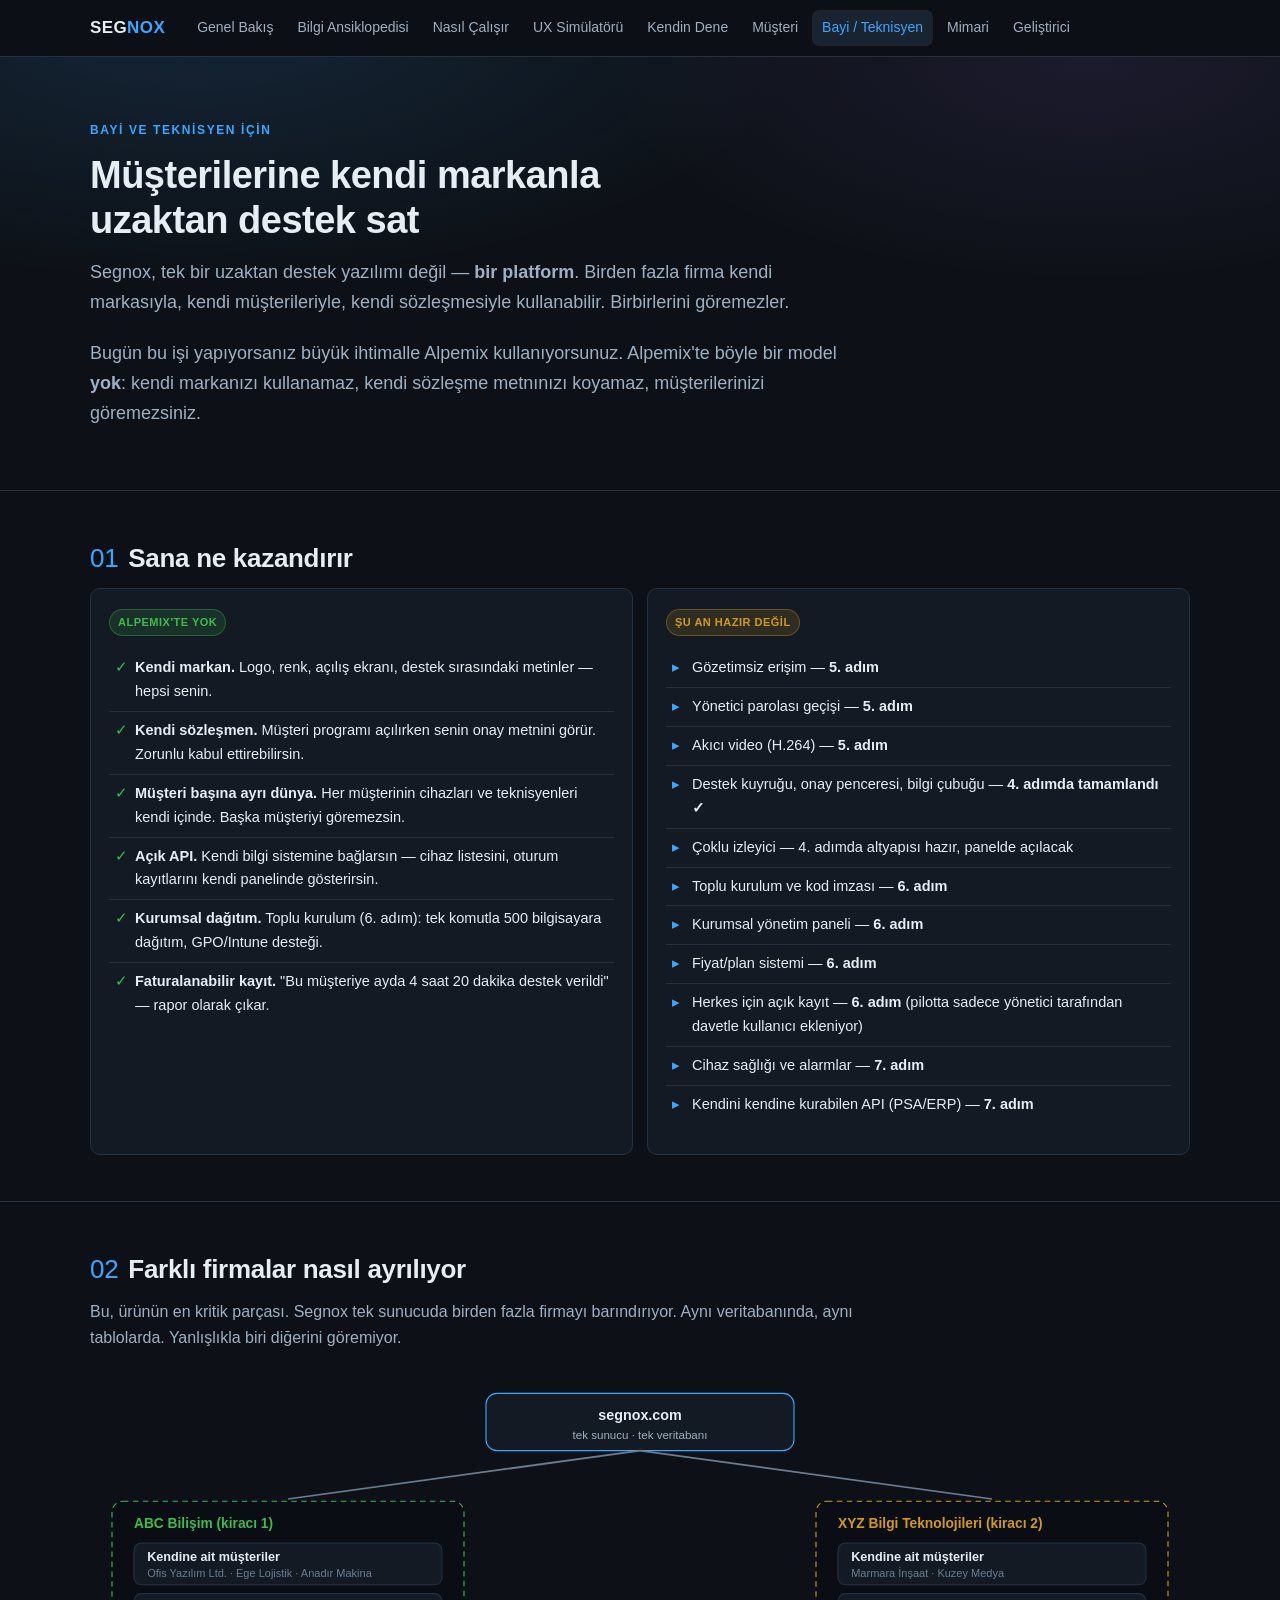
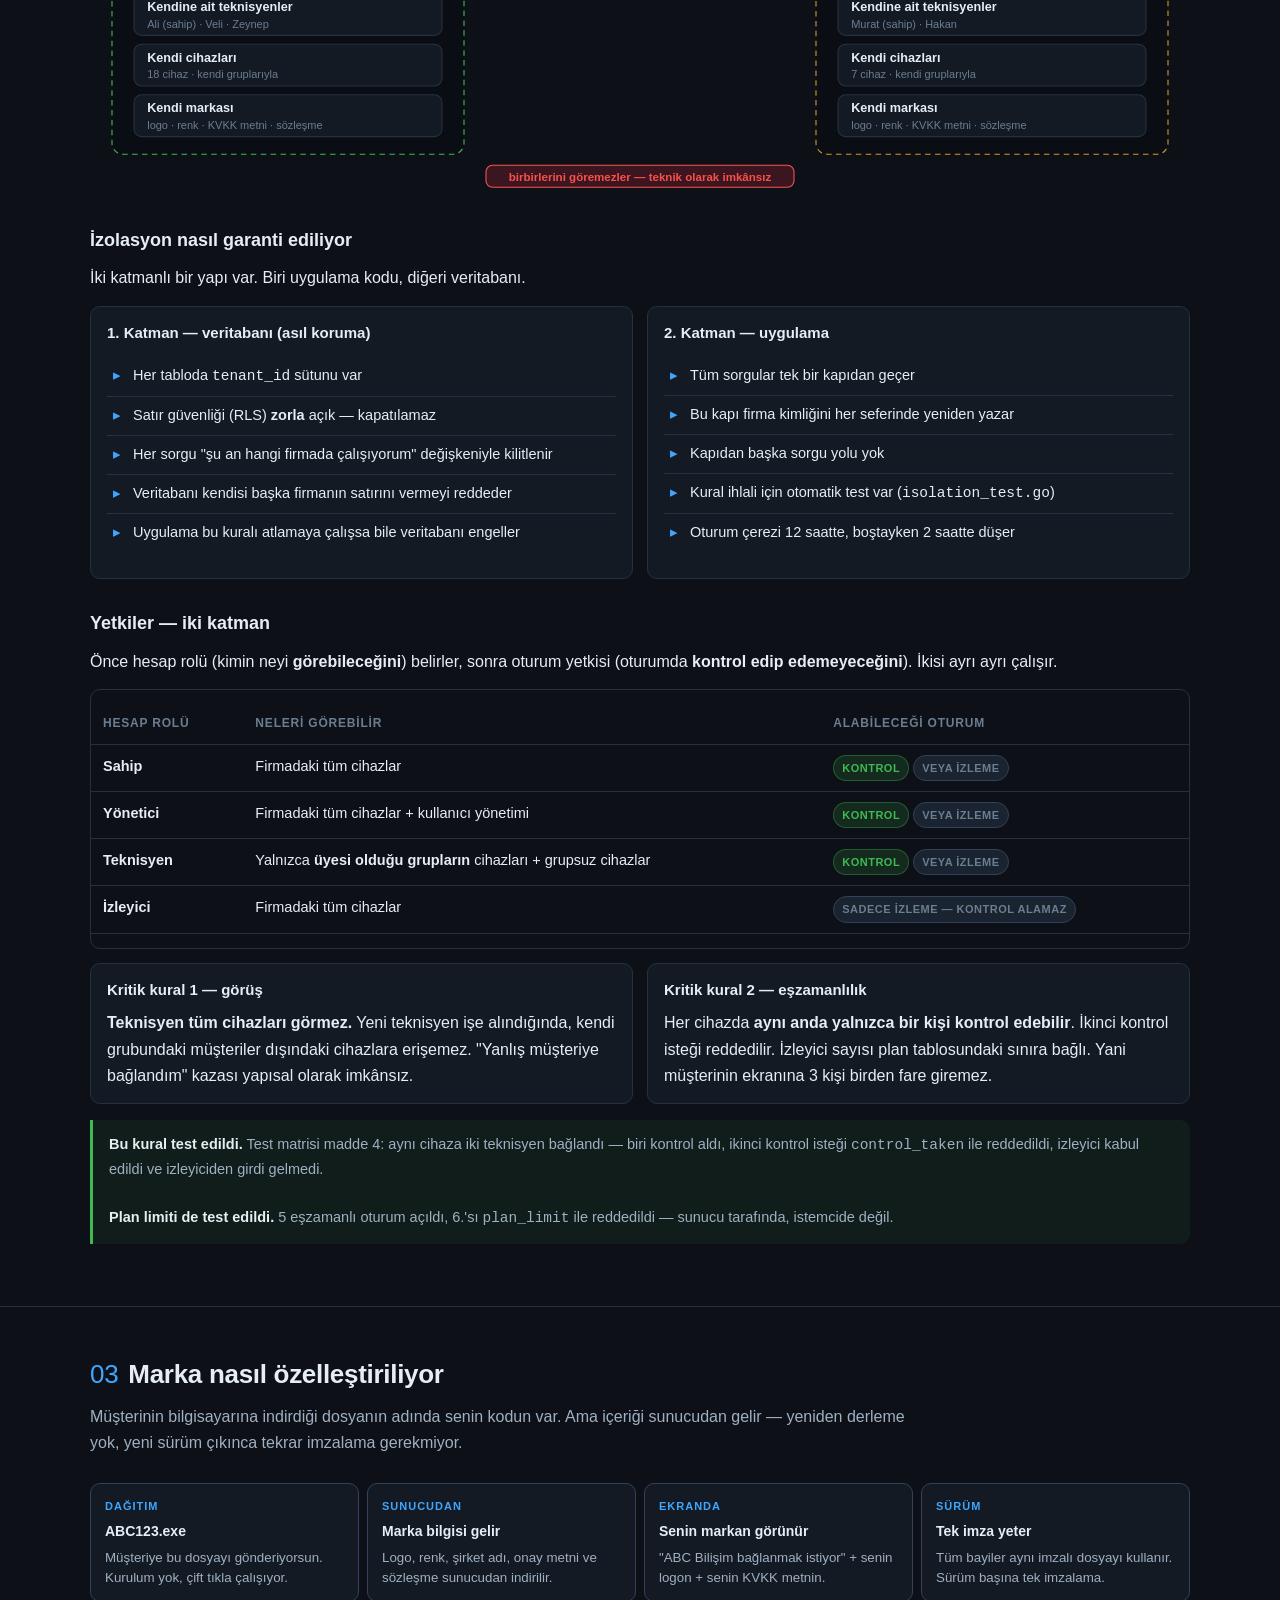
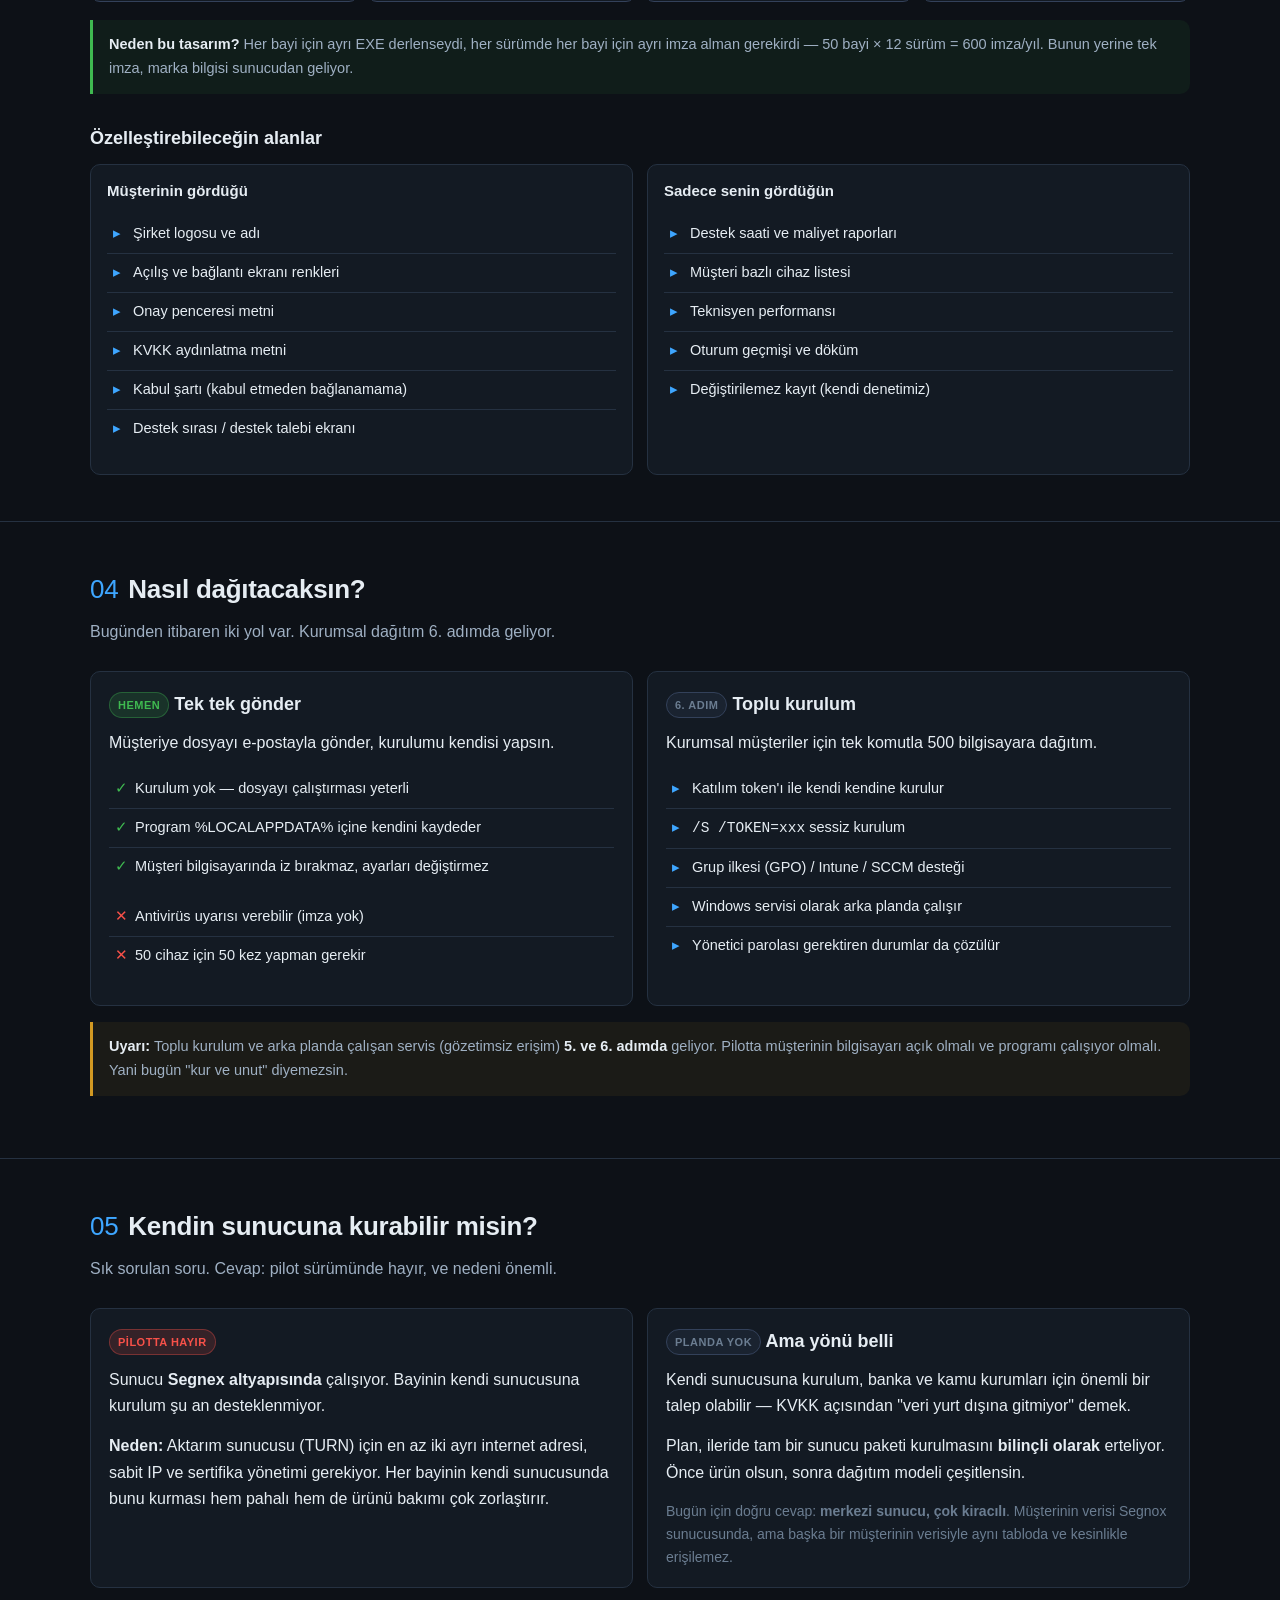
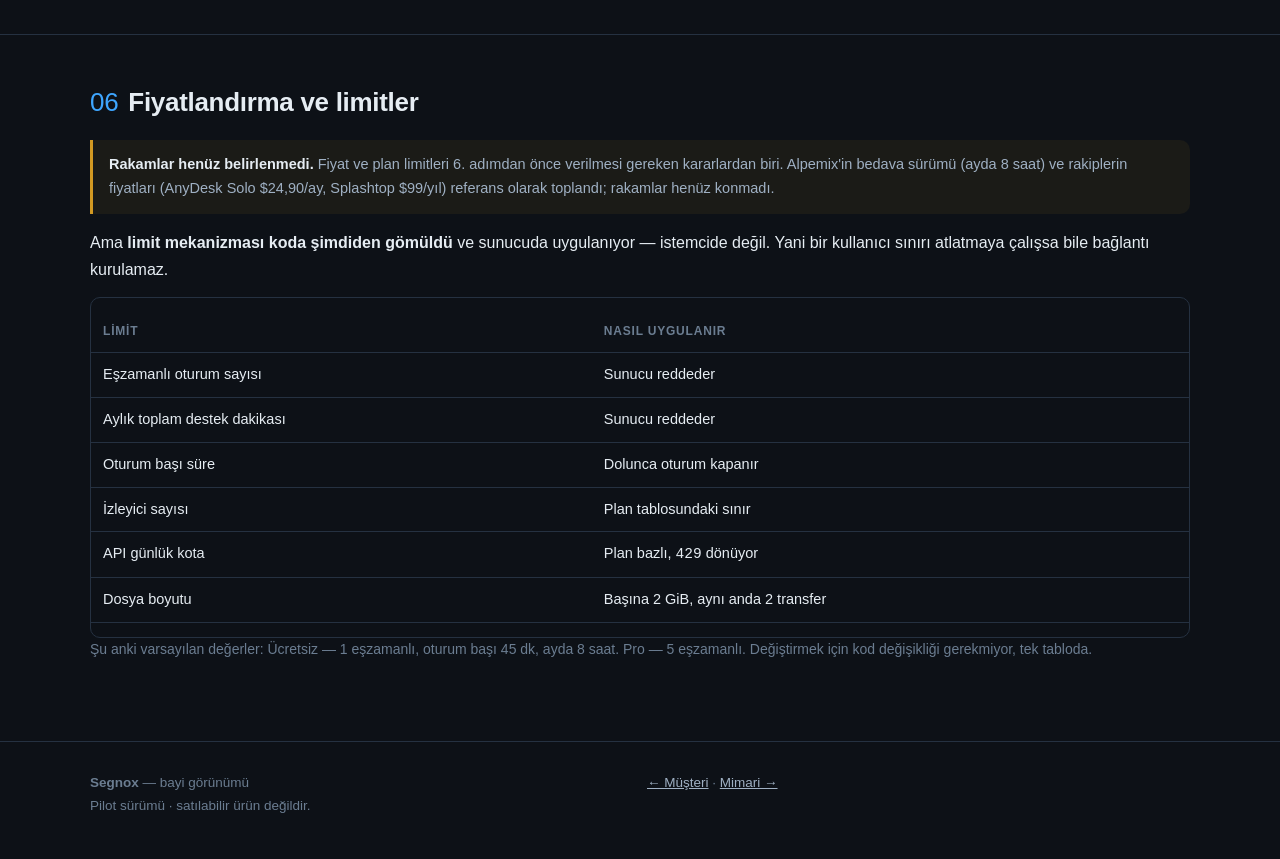
<file: bayi.html>
<!DOCTYPE html>
<html lang="tr">
<head>
<meta charset="utf-8">
<meta name="viewport" content="width=device-width, initial-scale=1">
<title>Bayi / Teknisyen — Segnox</title>
<link rel="stylesheet" href="assets/style.css">
</head>
<body>

<nav class="top">
  <div class="wrap">
    <a class="brand" href="index.html">SEG<span>NOX</span></a>
    <div class="links">
      <a href="index.html">Genel Bakış</a>
      <a href="bilgi.html">Bilgi Ansiklopedisi</a>
      <a href="nasil.html">Nasıl Çalışır</a>
      <a href="simulator.html">UX Simülatörü</a>
      <a href="basla.html">Kendin Dene</a>
      <a href="musteri.html">Müşteri</a>
      <a href="bayi.html" class="on">Bayi / Teknisyen</a>
      <a href="mimari.html">Mimari</a>
      <a href="gelistirici.html">Geliştirici</a>
    </div>
  </div>
</nav>

<header class="hero">
  <div class="wrap">
    <div class="eyebrow">Bayi ve teknisyen için</div>
    <h1>Müşterilerine kendi markanla<br>uzaktan destek sat</h1>
    <p>
      Segnox, tek bir uzaktan destek yazılımı değil — <b>bir platform</b>.
      Birden fazla firma kendi markasıyla, kendi müşterileriyle, kendi sözleşmesiyle
      kullanabilir. Birbirlerini göremezler.
    </p>
    <p>
      Bugün bu işi yapıyorsanız büyük ihtimalle Alpemix kullanıyorsunuz.
      Alpemix'te böyle bir model <b>yok</b>: kendi markanızı kullanamaz, kendi
      sözleşme metnınızı koyamaz, müşterilerinizi göremezsiniz.
    </p>
  </div>
</header>

<section>
  <div class="wrap">
    <h2><span class="n">01</span>Sana ne kazandırır</h2>
    <div class="grid g2">
      <div class="card">
        <h3><span class="badge b-ok">ALPEMIX'TE YOK</span></h3>
        <ul class="chk yes">
          <li><b>Kendi markan.</b> Logo, renk, açılış ekranı, destek sırasındaki
              metinler — hepsi senin.</li>
          <li><b>Kendi sözleşmen.</b> Müşteri programı açılırken senin
              onay metnini görür. Zorunlu kabul ettirebilirsin.</li>
          <li><b>Müşteri başına ayrı dünya.</b> Her müşterinin cihazları ve
              teknisyenleri kendi içinde. Başka müşteriyi göremezsin.</li>
          <li><b>Açık API.</b> Kendi bilgi sistemine bağlarsın — cihaz listesini,
              oturum kayıtlarını kendi panelinde gösterirsin.</li>
          <li><b>Kurumsal dağıtım.</b> Toplu kurulum (6. adım): tek komutla
              500 bilgisayara dağıtım, GPO/Intune desteği.</li>
          <li><b>Faturalanabilir kayıt.</b> "Bu müşteriye ayda 4 saat 20 dakika
              destek verildi" — rapor olarak çıkar.</li>
        </ul>
      </div>
      <div class="card">
        <h3><span class="badge b-warn">ŞU AN HAZIR DEĞİL</span></h3>
        <ul class="chk">
          <li>Gözetimsiz erişim — <b>5. adım</b></li>
          <li>Yönetici parolası geçişi — <b>5. adım</b></li>
          <li>Akıcı video (H.264) — <b>5. adım</b></li>
          <li>Destek kuyruğu, onay penceresi, bilgi çubuğu — <b>4. adımda tamamlandı ✓</b></li>
          <li>Çoklu izleyici — 4. adımda altyapısı hazır, panelde açılacak</li>
          <li>Toplu kurulum ve kod imzası — <b>6. adım</b></li>
          <li>Kurumsal yönetim paneli — <b>6. adım</b></li>
          <li>Fiyat/plan sistemi — <b>6. adım</b></li>
          <li>Herkes için açık kayıt — <b>6. adım</b>
              (pilotta sadece yönetici tarafından davetle kullanıcı ekleniyor)</li>
          <li>Cihaz sağlığı ve alarmlar — <b>7. adım</b></li>
          <li>Kendini kendine kurabilen API (PSA/ERP) — <b>7. adım</b></li>
        </ul>
      </div>
    </div>
  </div>
</section>

<section>
  <div class="wrap">
    <h2><span class="n">02</span>Farklı firmalar nasıl ayrılıyor</h2>
    <p class="sub">
      Bu, ürünün en kritik parçası. Segnox tek sunucuda birden fazla firmayı
      barındırıyor. Aynı veritabanında, aynı tablolarda. Yanlışlıkla biri
      diğerini göremiyor.
    </p>

    <svg class="diagram" viewBox="0 0 1000 380" role="img" aria-label="Çok kiracı yapı">
      <rect x="360" y="14" width="280" height="52" rx="10" fill="#131a23" stroke="#3ea6ff"/>
      <text x="500" y="38" fill="#e6edf3" font-size="13" font-weight="700" text-anchor="middle">segnox.com</text>
      <text x="500" y="55" fill="#9fb0c3" font-size="10.5" text-anchor="middle">tek sunucu · tek veritabanı</text>

      <path d="M500,66 L180,110" stroke="#6b7d91" stroke-width="1.6" fill="none"/>
      <path d="M500,66 L820,110" stroke="#6b7d91" stroke-width="1.6" fill="none"/>

      <!-- tenant A -->
      <rect x="20" y="112" width="320" height="230" rx="10" fill="#0a0e14" stroke="#3fb950" stroke-dasharray="5 4"/>
      <text x="40" y="136" fill="#3fb950" font-size="12.5" font-weight="700">ABC Bilişim  (kiracı 1)</text>
      <rect x="40" y="150" width="280" height="38" rx="7" fill="#131a23" stroke="#253141"/>
      <text x="52" y="166" fill="#e6edf3" font-size="11.5" font-weight="600">Kendine ait müşteriler</text>
      <text x="52" y="181" fill="#6b7d91" font-size="10">Ofis Yazılım Ltd. · Ege Lojistik · Anadır Makina</text>
      <rect x="40" y="196" width="280" height="38" rx="7" fill="#131a23" stroke="#253141"/>
      <text x="52" y="212" fill="#e6edf3" font-size="11.5" font-weight="600">Kendine ait teknisyenler</text>
      <text x="52" y="227" fill="#6b7d91" font-size="10">Ali (sahip) · Veli · Zeynep</text>
      <rect x="40" y="242" width="280" height="38" rx="7" fill="#131a23" stroke="#253141"/>
      <text x="52" y="258" fill="#e6edf3" font-size="11.5" font-weight="600">Kendi cihazları</text>
      <text x="52" y="273" fill="#6b7d91" font-size="10">18 cihaz · kendi gruplarıyla</text>
      <rect x="40" y="288" width="280" height="38" rx="7" fill="#131a23" stroke="#253141"/>
      <text x="52" y="304" fill="#e6edf3" font-size="11.5" font-weight="600">Kendi markası</text>
      <text x="52" y="319" fill="#6b7d91" font-size="10">logo · renk · KVKK metni · sözleşme</text>

      <!-- tenant B -->
      <rect x="660" y="112" width="320" height="230" rx="10" fill="#0a0e14" stroke="#d29922" stroke-dasharray="5 4"/>
      <text x="680" y="136" fill="#d29922" font-size="12.5" font-weight="700">XYZ Bilgi Teknolojileri  (kiracı 2)</text>
      <rect x="680" y="150" width="280" height="38" rx="7" fill="#131a23" stroke="#253141"/>
      <text x="692" y="166" fill="#e6edf3" font-size="11.5" font-weight="600">Kendine ait müşteriler</text>
      <text x="692" y="181" fill="#6b7d91" font-size="10">Marmara İnşaat · Kuzey Medya</text>
      <rect x="680" y="196" width="280" height="38" rx="7" fill="#131a23" stroke="#253141"/>
      <text x="692" y="212" fill="#e6edf3" font-size="11.5" font-weight="600">Kendine ait teknisyenler</text>
      <text x="692" y="227" fill="#6b7d91" font-size="10">Murat (sahip) · Hakan</text>
      <rect x="680" y="242" width="280" height="38" rx="7" fill="#131a23" stroke="#253141"/>
      <text x="692" y="258" fill="#e6edf3" font-size="11.5" font-weight="600">Kendi cihazları</text>
      <text x="692" y="273" fill="#6b7d91" font-size="10">7 cihaz · kendi gruplarıyla</text>
      <rect x="680" y="288" width="280" height="38" rx="7" fill="#131a23" stroke="#253141"/>
      <text x="692" y="304" fill="#e6edf3" font-size="11.5" font-weight="600">Kendi markası</text>
      <text x="692" y="319" fill="#6b7d91" font-size="10">logo · renk · KVKK metni · sözleşme</text>

      <rect x="360" y="352" width="280" height="20" rx="6" fill="#3b1520" stroke="#f85149"/>
      <text x="500" y="366" fill="#f85149" font-size="10.5" font-weight="700" text-anchor="middle">birbirlerini göremezler — teknik olarak imkânsız</text>
    </svg>

    <h3>İzolasyon nasıl garanti ediliyor</h3>
    <p>İki katmanlı bir yapı var. Biri uygulama kodu, diğeri veritabanı.</p>

    <div class="grid g2">
      <div class="card tight">
        <h4>1. Katman — veritabanı (asıl koruma)</h4>
        <ul class="chk">
          <li>Her tabloda <span class="mono">tenant_id</span> sütunu var</li>
          <li>Satır güvenliği (RLS) <b>zorla</b> açık — kapatılamaz</li>
          <li>Her sorgu "şu an hangi firmada çalışıyorum" değişkeniyle kilitlenir</li>
          <li>Veritabanı kendisi başka firmanın satırını vermeyi reddeder</li>
          <li>Uygulama bu kuralı atlamaya çalışsa bile veritabanı engeller</li>
        </ul>
      </div>
      <div class="card tight">
        <h4>2. Katman — uygulama</h4>
        <ul class="chk">
          <li>Tüm sorgular tek bir kapıdan geçer</li>
          <li>Bu kapı firma kimliğini her seferinde yeniden yazar</li>
          <li>Kapıdan başka sorgu yolu yok</li>
          <li>Kural ihlali için otomatik test var (<span class="mono">isolation_test.go</span>)</li>
          <li>Oturum çerezi 12 saatte, boştayken 2 saatte düşer</li>
        </ul>
      </div>
    </div>

    <h3>Yetkiler — iki katman</h3>
    <p>
      Önce hesap rolü (kimin neyi <b>görebileceğini</b>) belirler, sonra oturum
      yetkisi (oturumda <b>kontrol edip edemeyeceğini</b>). İkisi ayrı ayrı çalışır.
    </p>
    <div class="tbl-wrap">
      <table>
        <thead><tr><th>Hesap rolü</th><th>Neleri görebilir</th><th>Alabileceği oturum</th></tr></thead>
        <tbody>
          <tr><td><b>Sahip</b></td><td>Firmadaki tüm cihazlar</td><td><span class="badge b-ok">kontrol</span> <span class="badge b-mut">veya izleme</span></td></tr>
          <tr><td><b>Yönetici</b></td><td>Firmadaki tüm cihazlar + kullanıcı yönetimi</td><td><span class="badge b-ok">kontrol</span> <span class="badge b-mut">veya izleme</span></td></tr>
          <tr><td><b>Teknisyen</b></td><td>Yalnızca <b>üyesi olduğu grupların</b> cihazları + grupsuz cihazlar</td><td><span class="badge b-ok">kontrol</span> <span class="badge b-mut">veya izleme</span></td></tr>
          <tr><td><b>İzleyici</b></td><td>Firmadaki tüm cihazlar</td><td><span class="badge b-mut">sadece izleme — kontrol alamaz</span></td></tr>
        </tbody>
      </table>
    </div>
    <div class="grid g2" style="margin-top:14px">
      <div class="card tight">
        <h4>Kritik kural 1 — görüş</h4>
        <p>
          <b>Teknisyen tüm cihazları görmez.</b> Yeni teknisyen işe alındığında,
          kendi grubundaki müşteriler dışındaki cihazlara erişemez. "Yanlış
          müşteriye bağlandım" kazası yapısal olarak imkânsız.
        </p>
      </div>
      <div class="card tight">
        <h4>Kritik kural 2 — eşzamanlılık</h4>
        <p>
          Her cihazda <b>aynı anda yalnızca bir kişi kontrol edebilir</b>.
          İkinci kontrol isteği reddedilir. İzleyici sayısı plan tablosundaki
          sınıra bağlı. Yani müşterinin ekranına 3 kişi birden fare giremez.
        </p>
      </div>
    </div>
    <div class="note ok">
      <b>Bu kural test edildi.</b> Test matrisi madde 4: aynı cihaza iki teknisyen
      bağlandı — biri kontrol aldı, ikinci kontrol isteği <span class="mono">control_taken</span>
      ile reddedildi, izleyici kabul edildi ve izleyiciden girdi gelmedi.
      <br><br>
      <b>Plan limiti de test edildi.</b> 5 eşzamanlı oturum açıldı, 6.'sı
      <span class="mono">plan_limit</span> ile reddedildi — sunucu tarafında,
      istemcide değil.
    </div>
  </div>
</section>

<section>
  <div class="wrap">
    <h2><span class="n">03</span>Marka nasıl özelleştiriliyor</h2>
    <p class="sub">
      Müşterinin bilgisayarına indirdiği dosyanın adında senin kodun var.
      Ama içeriği sunucudan gelir — yeniden derleme yok, yeni sürüm çıkınca
      tekrar imzalama gerekmiyor.
    </p>

    <div class="flow">
      <div class="step">
        <div class="k">DAĞITIM</div>
        <b>ABC123.exe</b>
        <small>Müşteriye bu dosyayı gönderiyorsun. Kurulum yok, çift tıkla çalışıyor.</small>
      </div>
      <div class="step">
        <div class="k">SUNUCUDAN</div>
        <b>Marka bilgisi gelir</b>
        <small>Logo, renk, şirket adı, onay metni ve sözleşme sunucudan indirilir.</small>
      </div>
      <div class="step">
        <div class="k">EKRANDA</div>
        <b>Senin markan görünür</b>
        <small>"ABC Bilişim bağlanmak istiyor" + senin logon + senin KVKK metnin.</small>
      </div>
      <div class="step">
        <div class="k">SÜRÜM</div>
        <b>Tek imza yeter</b>
        <small>Tüm bayiler aynı imzalı dosyayı kullanır. Sürüm başına tek imzalama.</small>
      </div>
    </div>

    <div class="note ok">
      <b>Neden bu tasarım?</b> Her bayi için ayrı EXE derlenseydi, her sürümde
      her bayi için ayrı imza alman gerekirdi — 50 bayi × 12 sürüm = 600 imza/yıl.
      Bunun yerine tek imza, marka bilgisi sunucudan geliyor.
    </div>

    <h3>Özelleştirebileceğin alanlar</h3>
    <div class="grid g2">
      <div class="card tight">
        <h4>Müşterinin gördüğü</h4>
        <ul class="chk">
          <li>Şirket logosu ve adı</li>
          <li>Açılış ve bağlantı ekranı renkleri</li>
          <li>Onay penceresi metni</li>
          <li>KVKK aydınlatma metni</li>
          <li>Kabul şartı (kabul etmeden bağlanamama)</li>
          <li>Destek sırası / destek talebi ekranı</li>
        </ul>
      </div>
      <div class="card tight">
        <h4>Sadece senin gördüğün</h4>
        <ul class="chk">
          <li>Destek saati ve maliyet raporları</li>
          <li>Müşteri bazlı cihaz listesi</li>
          <li>Teknisyen performansı</li>
          <li>Oturum geçmişi ve döküm</li>
          <li>Değiştirilemez kayıt (kendi denetimiz)</li>
        </ul>
      </div>
    </div>
  </div>
</section>

<section>
  <div class="wrap">
    <h2><span class="n">04</span>Nasıl dağıtacaksın?</h2>
    <p class="sub">Bugünden itibaren iki yol var. Kurumsal dağıtım 6. adımda geliyor.</p>

    <div class="grid g2">
      <div class="card">
        <h3><span class="badge b-ok">HEMEN</span> Tek tek gönder</h3>
        <p>Müşteriye dosyayı e-postayla gönder, kurulumu kendisi yapsın.</p>
        <ul class="chk yes">
          <li>Kurulum yok — dosyayı çalıştırması yeterli</li>
          <li>Program %LOCALAPPDATA% içine kendini kaydeder</li>
          <li>Müşteri bilgisayarında iz bırakmaz, ayarları değiştirmez</li>
        </ul>
        <ul class="chk no">
          <li>Antivirüs uyarısı verebilir (imza yok)</li>
          <li>50 cihaz için 50 kez yapman gerekir</li>
        </ul>
      </div>
      <div class="card">
        <h3><span class="badge b-mut">6. ADIM</span> Toplu kurulum</h3>
        <p>Kurumsal müşteriler için tek komutla 500 bilgisayara dağıtım.</p>
        <ul class="chk">
          <li>Katılım token'ı ile kendi kendine kurulur</li>
          <li><span class="mono">/S /TOKEN=xxx</span> sessiz kurulum</li>
          <li>Grup ilkesi (GPO) / Intune / SCCM desteği</li>
          <li>Windows servisi olarak arka planda çalışır</li>
          <li>Yönetici parolası gerektiren durumlar da çözülür</li>
        </ul>
      </div>
    </div>

    <div class="note warn">
      <b>Uyarı:</b> Toplu kurulum ve arka planda çalışan servis (gözetimsiz erişim)
      <b>5. ve 6. adımda</b> geliyor. Pilotta müşterinin bilgisayarı açık olmalı ve
      programı çalışıyor olmalı. Yani bugün "kur ve unut" diyemezsin.
    </div>
  </div>
</section>

<section>
  <div class="wrap">
    <h2><span class="n">05</span>Kendin sunucuna kurabilir misin?</h2>
    <p class="sub">Sık sorulan soru. Cevap: pilot sürümünde hayır, ve nedeni önemli.</p>

    <div class="grid g2">
      <div class="card">
        <h3><span class="badge b-bad">PİLOTTA HAYIR</span></h3>
        <p>
          Sunucu <b>Segnex altyapısında</b> çalışıyor. Bayinin kendi sunucusuna
          kurulum şu an desteklenmiyor.
        </p>
        <p>
          <b>Neden:</b> Aktarım sunucusu (TURN) için en az iki ayrı internet
          adresi, sabit IP ve sertifika yönetimi gerekiyor. Her bayinin kendi
          sunucusunda bunu kurması hem pahalı hem de ürünü bakımı çok zorlaştırır.
        </p>
      </div>
      <div class="card">
        <h3><span class="badge b-mut">PLANDA YOK</span> Ama yönü belli</h3>
        <p>
          Kendi sunucusuna kurulum, banka ve kamu kurumları için önemli bir
          talep olabilir — KVKK açısından "veri yurt dışına gitmiyor" demek.
        </p>
        <p>
          Plan, ileride tam bir sunucu paketi kurulmasını <b>bilinçli olarak</b>
          erteliyor. Önce ürün olsun, sonra dağıtım modeli çeşitlensin.
        </p>
        <p style="color:var(--fg3);font-size:14px">
          Bugün için doğru cevap: <b>merkezi sunucu, çok kiracılı</b>. Müşterinin
          verisi Segnox sunucusunda, ama başka bir müşterinin verisiyle aynı
          tabloda ve kesinlikle erişilemez.
        </p>
      </div>
    </div>
  </div>
</section>

<section>
  <div class="wrap">
    <h2><span class="n">06</span>Fiyatlandırma ve limitler</h2>
    <div class="note warn">
      <b>Rakamlar henüz belirlenmedi.</b> Fiyat ve plan limitleri 6. adımdan önce
      verilmesi gereken kararlardan biri. Alpemix'in bedava sürümü (ayda 8 saat)
      ve rakiplerin fiyatları (AnyDesk Solo $24,90/ay, Splashtop $99/yıl)
      referans olarak toplandı; rakamlar henüz konmadı.
    </div>
    <p>
      Ama <b>limit mekanizması koda şimdiden gömüldü</b> ve sunucuda uygulanıyor —
      istemcide değil. Yani bir kullanıcı sınırı atlatmaya çalışsa bile
      bağlantı kurulamaz.
    </p>
    <div class="tbl-wrap">
      <table>
        <thead><tr><th>Limit</th><th>Nasıl uygulanır</th></tr></thead>
        <tbody>
          <tr><td>Eşzamanlı oturum sayısı</td><td>Sunucu reddeder</td></tr>
          <tr><td>Aylık toplam destek dakikası</td><td>Sunucu reddeder</td></tr>
          <tr><td>Oturum başı süre</td><td>Dolunca oturum kapanır</td></tr>
          <tr><td>İzleyici sayısı</td><td>Plan tablosundaki sınır</td></tr>
          <tr><td>API günlük kota</td><td>Plan bazlı, <span class="mono">429</span> dönüyor</td></tr>
          <tr><td>Dosya boyutu</td><td>Başına 2 GiB, aynı anda 2 transfer</td></tr>
        </tbody>
      </table>
    </div>
    <p style="color:var(--fg3);font-size:14px">
      Şu anki varsayılan değerler: Ücretsiz — 1 eşzamanlı, oturum başı 45 dk,
      ayda 8 saat. Pro — 5 eşzamanlı. Değiştirmek için kod değişikliği gerekmiyor,
      tek tabloda.
    </p>
  </div>
</section>

<footer>
  <div class="wrap">
    <div class="grid g2">
      <div><b>Segnox</b> — bayi görünümü<br>
        <span style="color:var(--fg3)">Pilot sürümü · satılabilir ürün değildir.</span></div>
      <div><a href="musteri.html">← Müşteri</a> · <a href="mimari.html">Mimari →</a></div>
    </div>
  </div>
</footer>
</body>
</html>
</file>
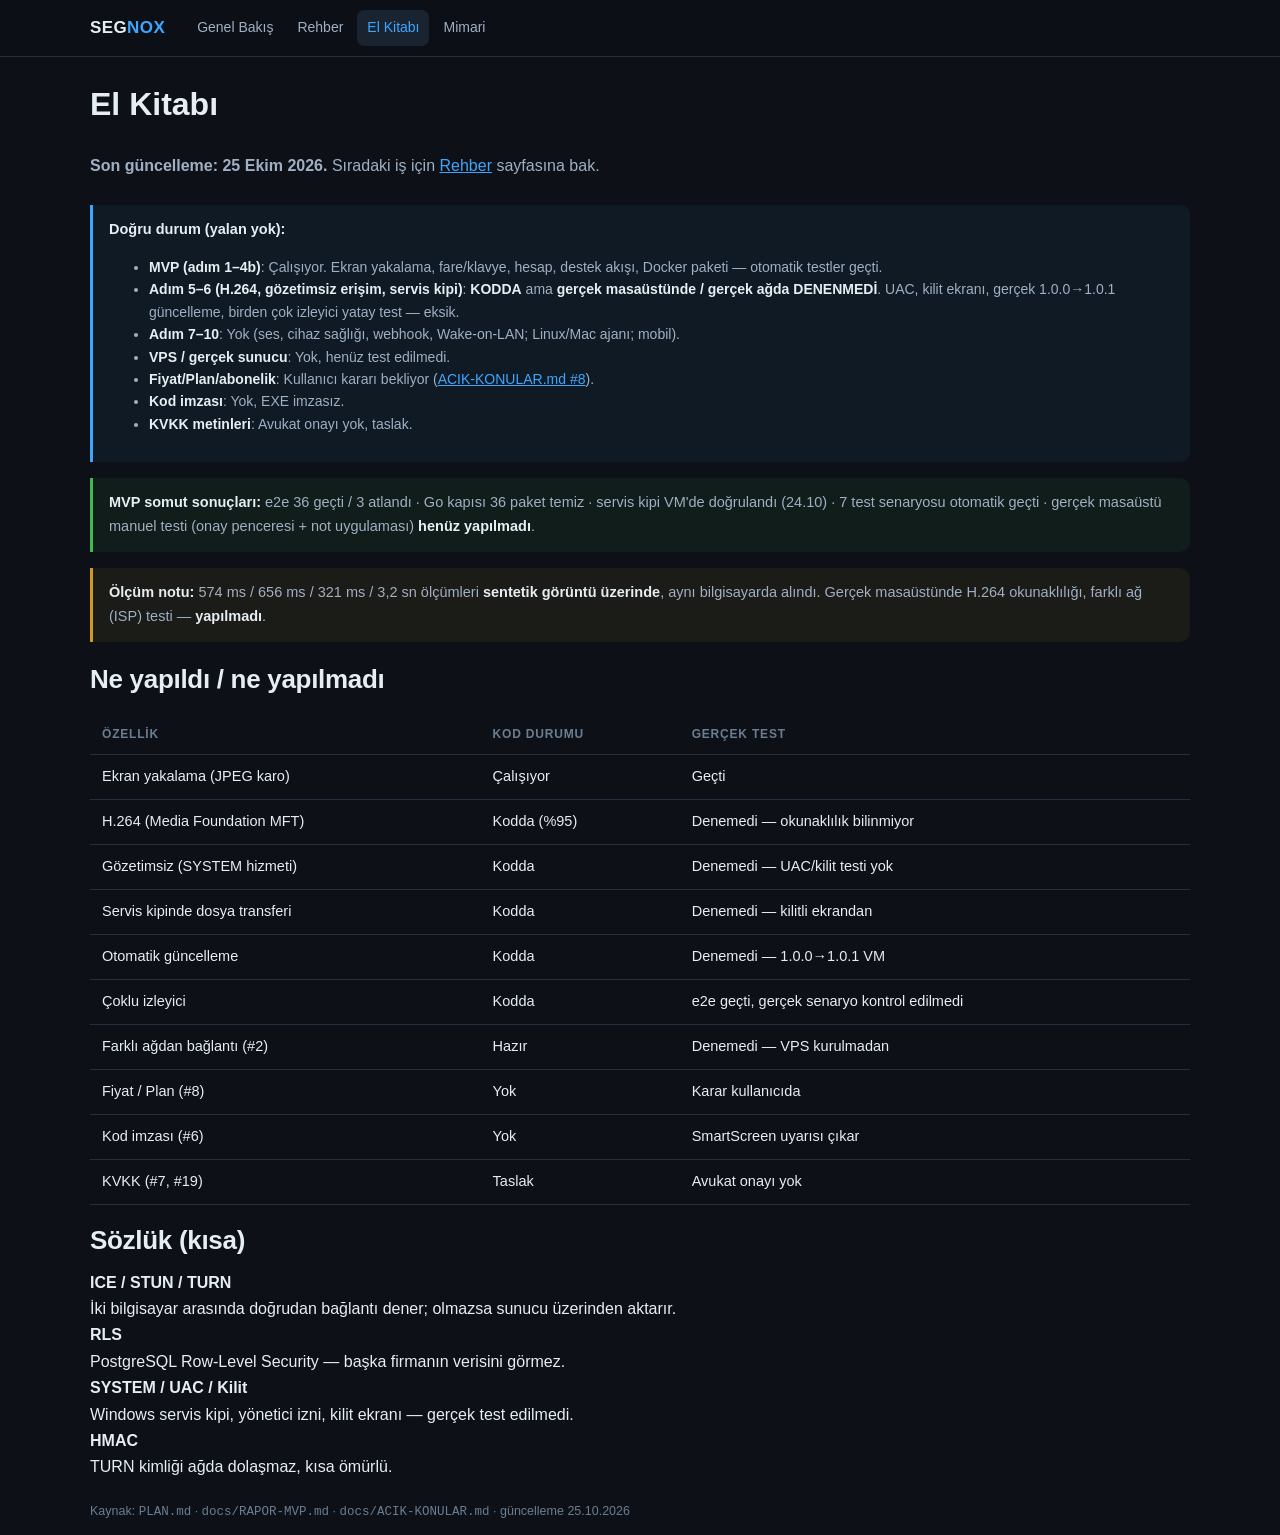
<file: bilgi.html>
<!DOCTYPE html>
<html lang="tr">
<head><meta charset="utf-8"><title>Segnox — El Kitabı</title><link rel="stylesheet" href="assets/style.css"></head>
<body>
<nav class="top"><div class="wrap"><a class="brand" href="index.html">SEG<span>NOX</span></a><div class="links"><a href="index.html">Genel Bakış</a><a href="basla.html">Rehber</a><a href="bilgi.html" class="on">El Kitabı</a><a href="mimari.html">Mimari</a></div></div></nav>
<div class="wrap">
<h1>El Kitabı</h1>
<p class="sub"><b>Son güncelleme: 25 Ekim 2026.</b> Sıradaki iş için <a href="basla.html">Rehber</a> sayfasına bak.</p>

<div class="note">
<b>Doğru durum (yalan yok):</b>
<ul style="font-size:14px;line-height:1.6">
<li><b>MVP (adım 1–4b)</b>: Çalışıyor. Ekran yakalama, fare/klavye, hesap, destek akışı, Docker paketi — otomatik testler geçti.</li>
<li><b>Adım 5–6 (H.264, gözetimsiz erişim, servis kipi)</b>: <b>KODDA</b> ama <b>gerçek masaüstünde / gerçek ağda DENENMEDİ</b>. UAC, kilit ekranı, gerçek 1.0.0→1.0.1 güncelleme, birden çok izleyici yatay test — eksik.</li>
<li><b>Adım 7–10</b>: Yok (ses, cihaz sağlığı, webhook, Wake-on-LAN; Linux/Mac ajanı; mobil).</li>
<li><b>VPS / gerçek sunucu</b>: Yok, henüz test edilmedi.</li>
<li><b>Fiyat/Plan/abonelik</b>: Kullanıcı kararı bekliyor (<a href="https://github.com/Eraycann/segnox-uzaktan-erisim/blob/main/docs/ACIK-KONULAR.md">ACIK-KONULAR.md #8</a>).</li>
<li><b>Kod imzası</b>: Yok, EXE imzasız.</li>
<li><b>KVKK metinleri</b>: Avukat onayı yok, taslak.</li>
</ul>
</div>

<div class="note ok"><b>MVP somut sonuçları:</b> e2e 36 geçti / 3 atlandı · Go kapısı 36 paket temiz · servis kipi VM'de doğrulandı (24.10) · 7 test senaryosu otomatik geçti · gerçek masaüstü manuel testi (onay penceresi + not uygulaması) <b>henüz yapılmadı</b>.</div>

<div class="note warn"><b>Ölçüm notu:</b> 574 ms / 656 ms / 321 ms / 3,2 sn ölçümleri <b>sentetik görüntü üzerinde</b>, aynı bilgisayarda alındı. Gerçek masaüstünde H.264 okunaklılığı, farklı ağ (ISP) testi — <b>yapılmadı</b>.</div>

<h2>Ne yapıldı / ne yapılmadı</h2>
<table><thead><tr><th>Özellik</th><th>Kod durumu</th><th>Gerçek test</th></tr></thead>
<tbody>
<tr><td>Ekran yakalama (JPEG karo)</td><td>Çalışıyor</td><td>Geçti</td></tr>
<tr><td>H.264 (Media Foundation MFT)</td><td>Kodda (%95)</td><td>Denemedi — okunaklılık bilinmiyor</td></tr>
<tr><td>Gözetimsiz (SYSTEM hizmeti)</td><td>Kodda</td><td>Denemedi — UAC/kilit testi yok</td></tr>
<tr><td>Servis kipinde dosya transferi</td><td>Kodda</td><td>Denemedi — kilitli ekrandan</td></tr>
<tr><td>Otomatik güncelleme</td><td>Kodda</td><td>Denemedi — 1.0.0→1.0.1 VM</td></tr>
<tr><td>Çoklu izleyici</td><td>Kodda</td><td>e2e geçti, gerçek senaryo kontrol edilmedi</td></tr>
<tr><td>Farklı ağdan bağlantı (#2)</td><td>Hazır</td><td>Denemedi — VPS kurulmadan</td></tr>
<tr><td>Fiyat / Plan (#8)</td><td>Yok</td><td>Karar kullanıcıda</td></tr>
<tr><td>Kod imzası (#6)</td><td>Yok</td><td>SmartScreen uyarısı çıkar</td></tr>
<tr><td>KVKK (#7, #19)</td><td>Taslak</td><td>Avukat onayı yok</td></tr>
</tbody></table>

<h2>Sözlük (kısa)</h2>
<div class="term"><b>ICE / STUN / TURN</b><div class="d">İki bilgisayar arasında doğrudan bağlantı dener; olmazsa sunucu üzerinden aktarır.</div></div>
<div class="term"><b>RLS</b><div class="d">PostgreSQL Row-Level Security — başka firmanın verisini görmez.</div></div>
<div class="term"><b>SYSTEM / UAC / Kilit</b><div class="d">Windows servis kipi, yönetici izni, kilit ekranı — gerçek test edilmedi.</div></div>
<div class="term"><b>HMAC</b><div class="d">TURN kimliği ağda dolaşmaz, kısa ömürlü.</div></div>

<p style="font-size:12.5px;color:var(--fg3);margin-top:20px">Kaynak: <code>PLAN.md</code> · <code>docs/RAPOR-MVP.md</code> · <code>docs/ACIK-KONULAR.md</code> · güncelleme 25.10.2026</p>
</div>
</body>
</html>
</file>
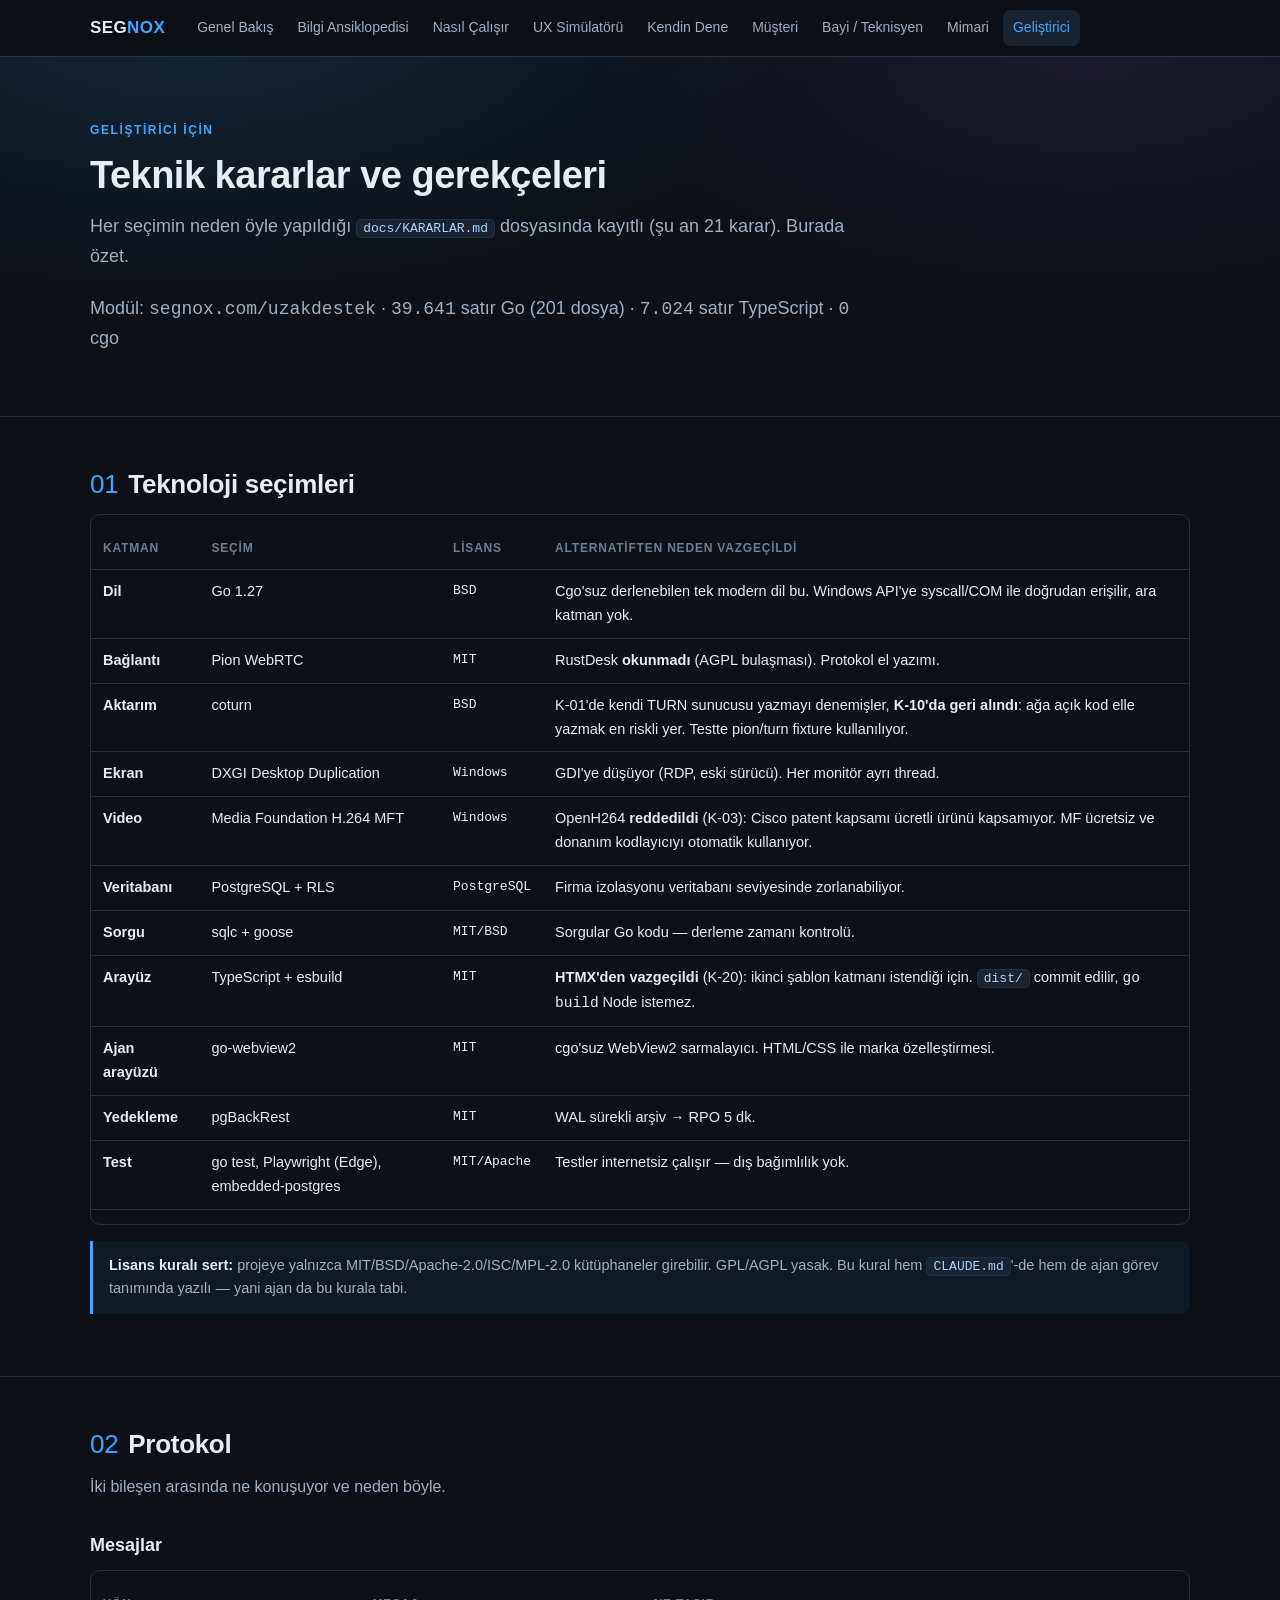
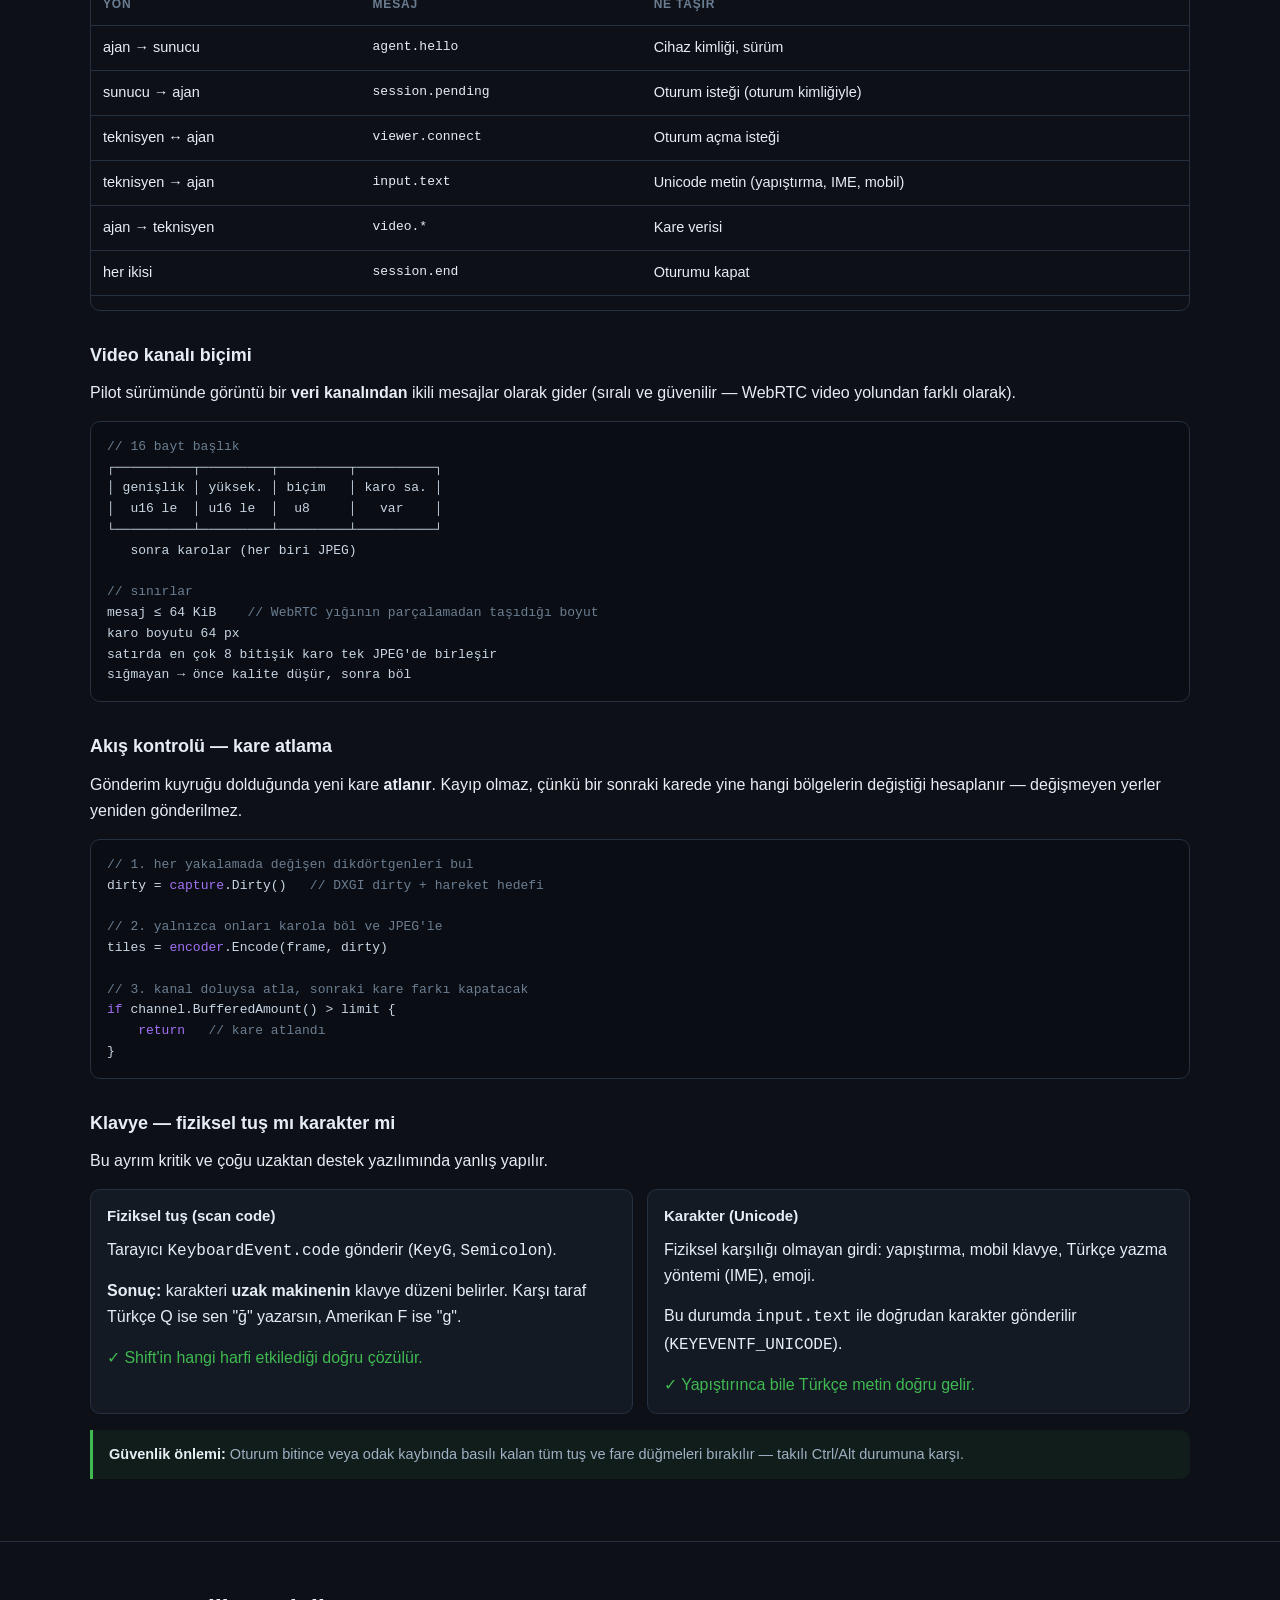
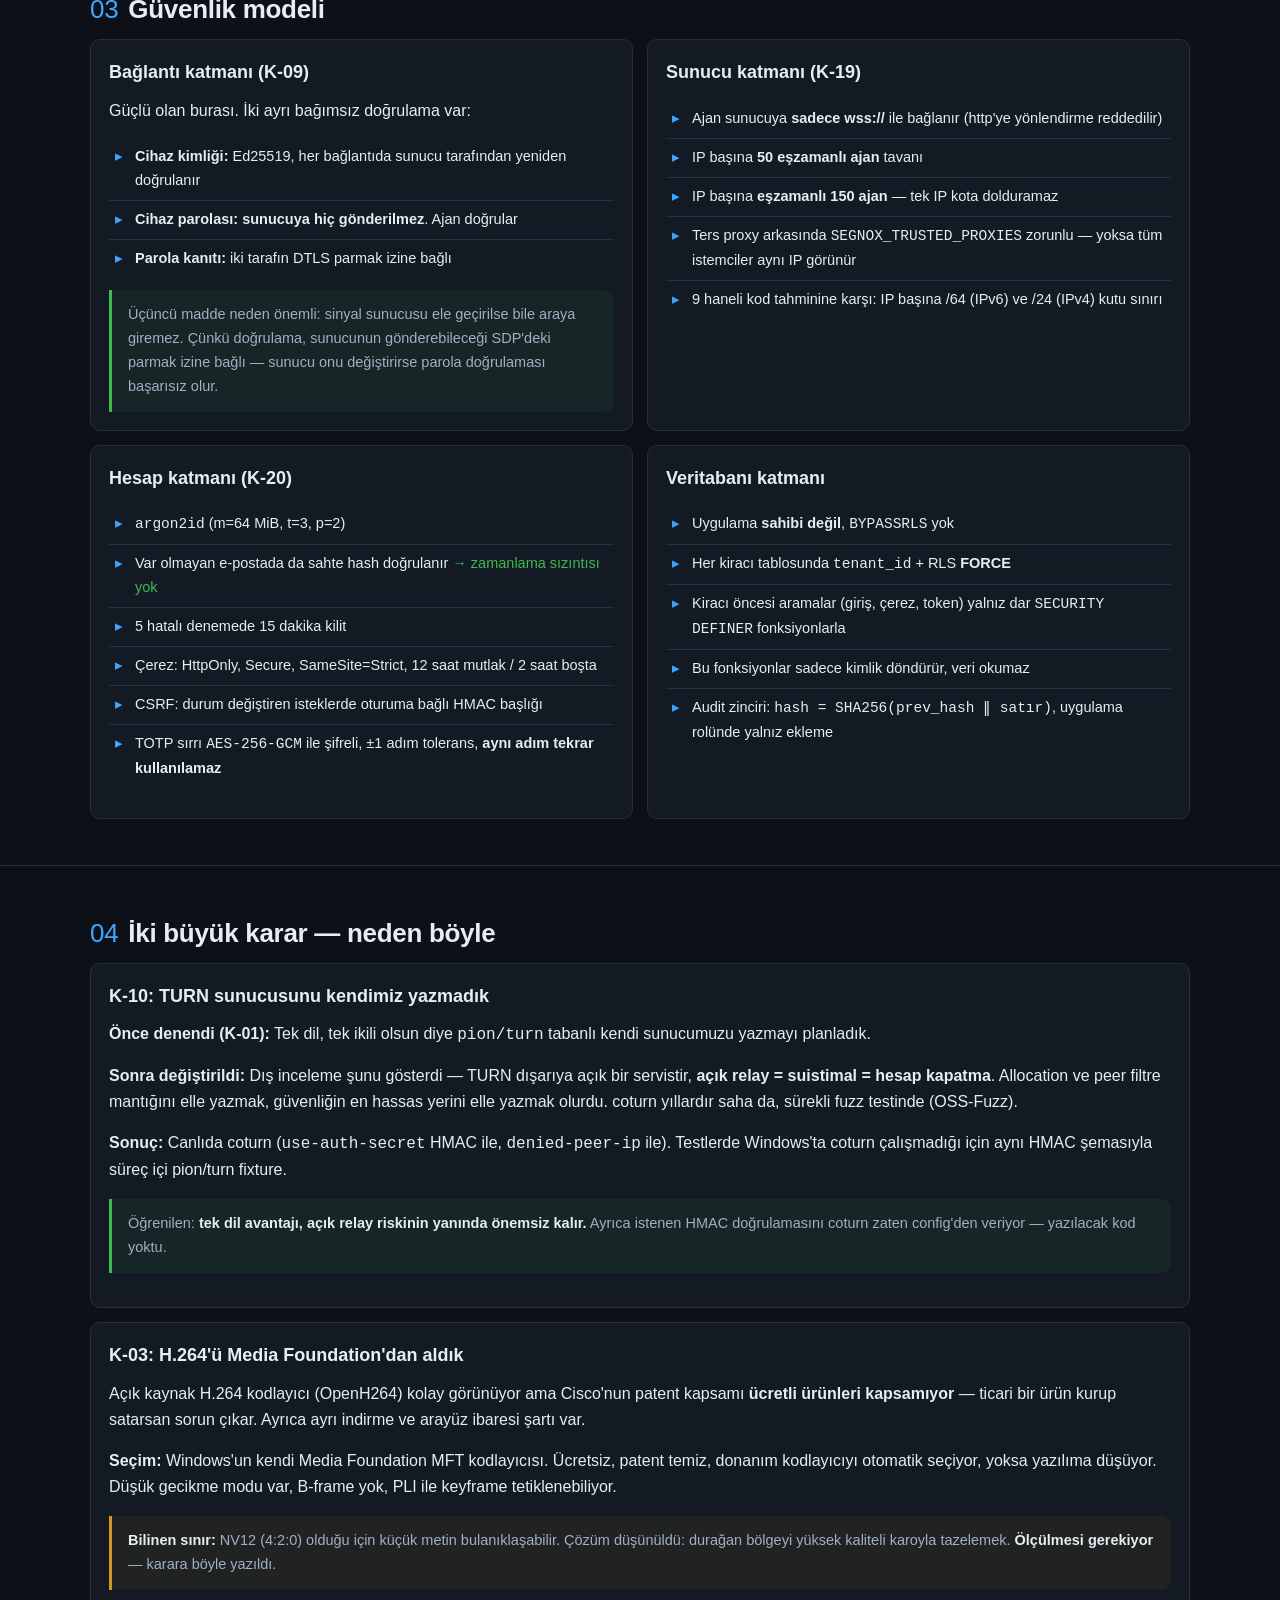
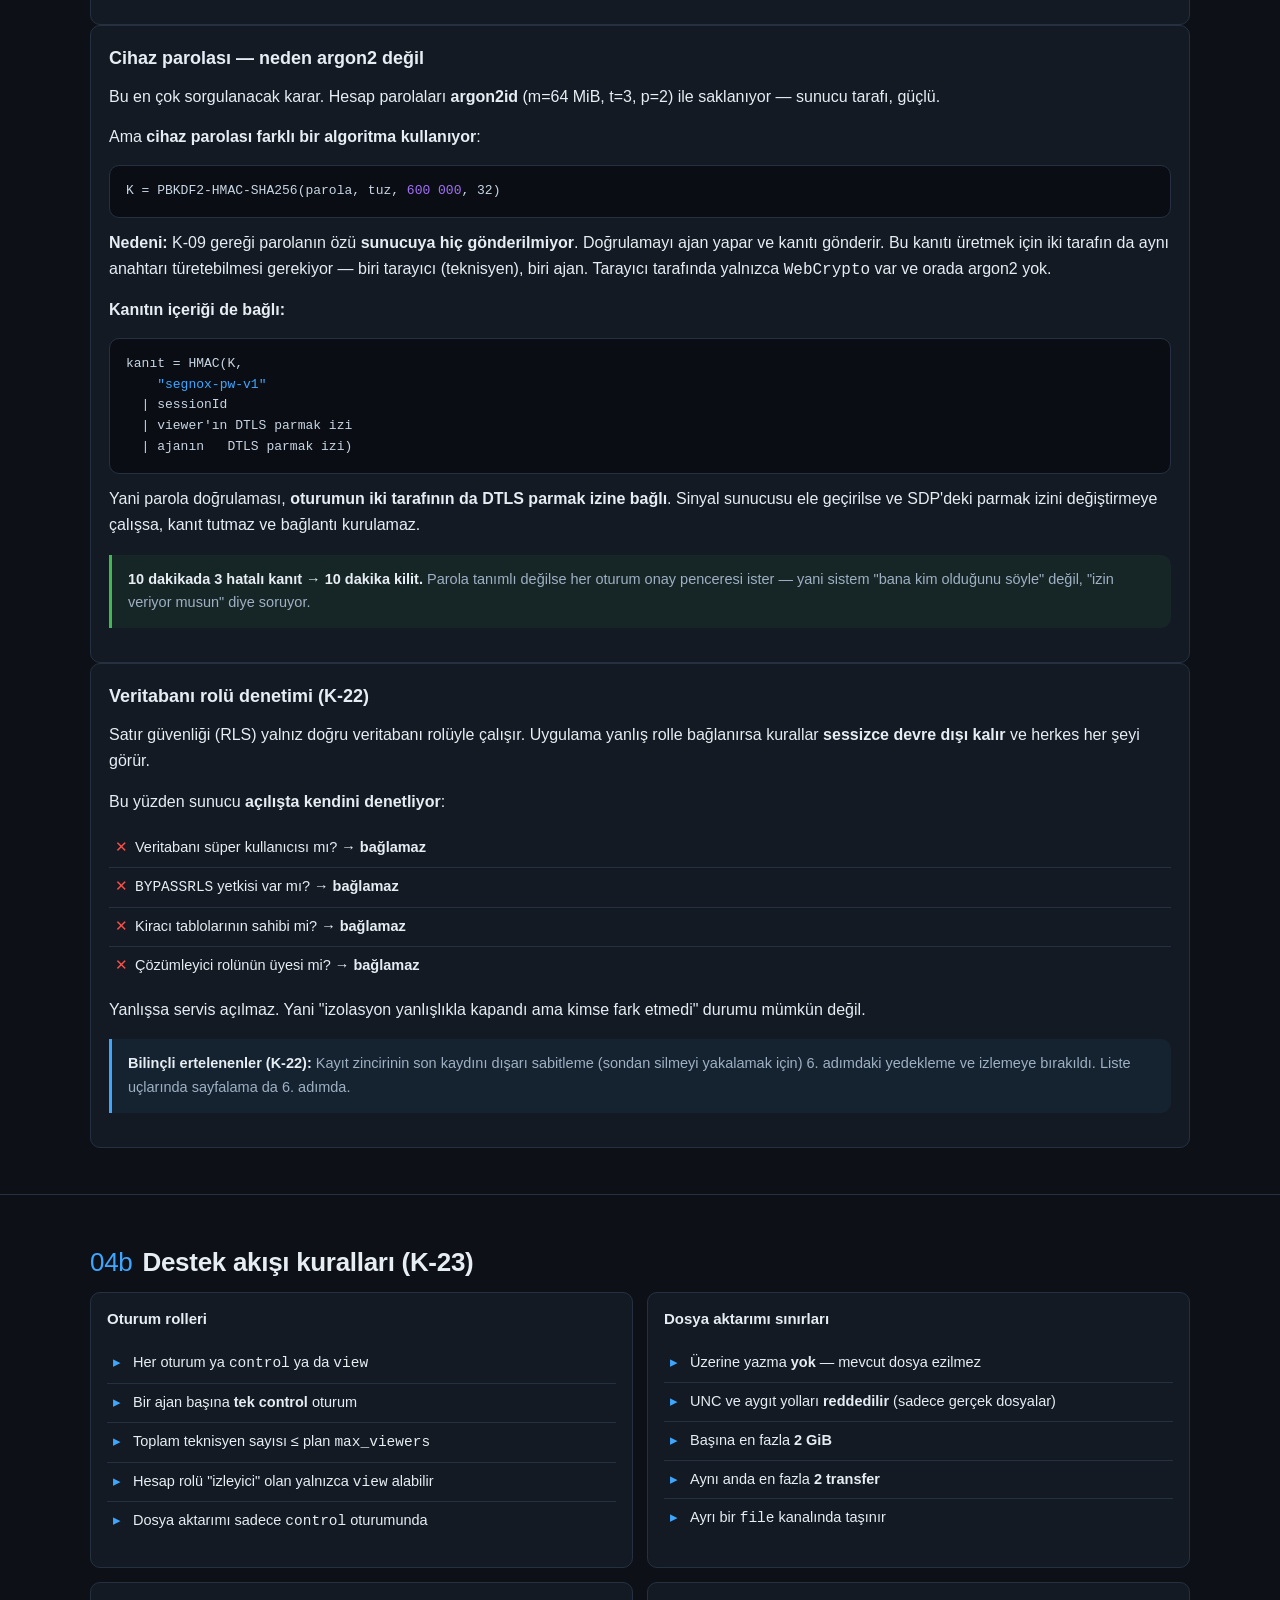
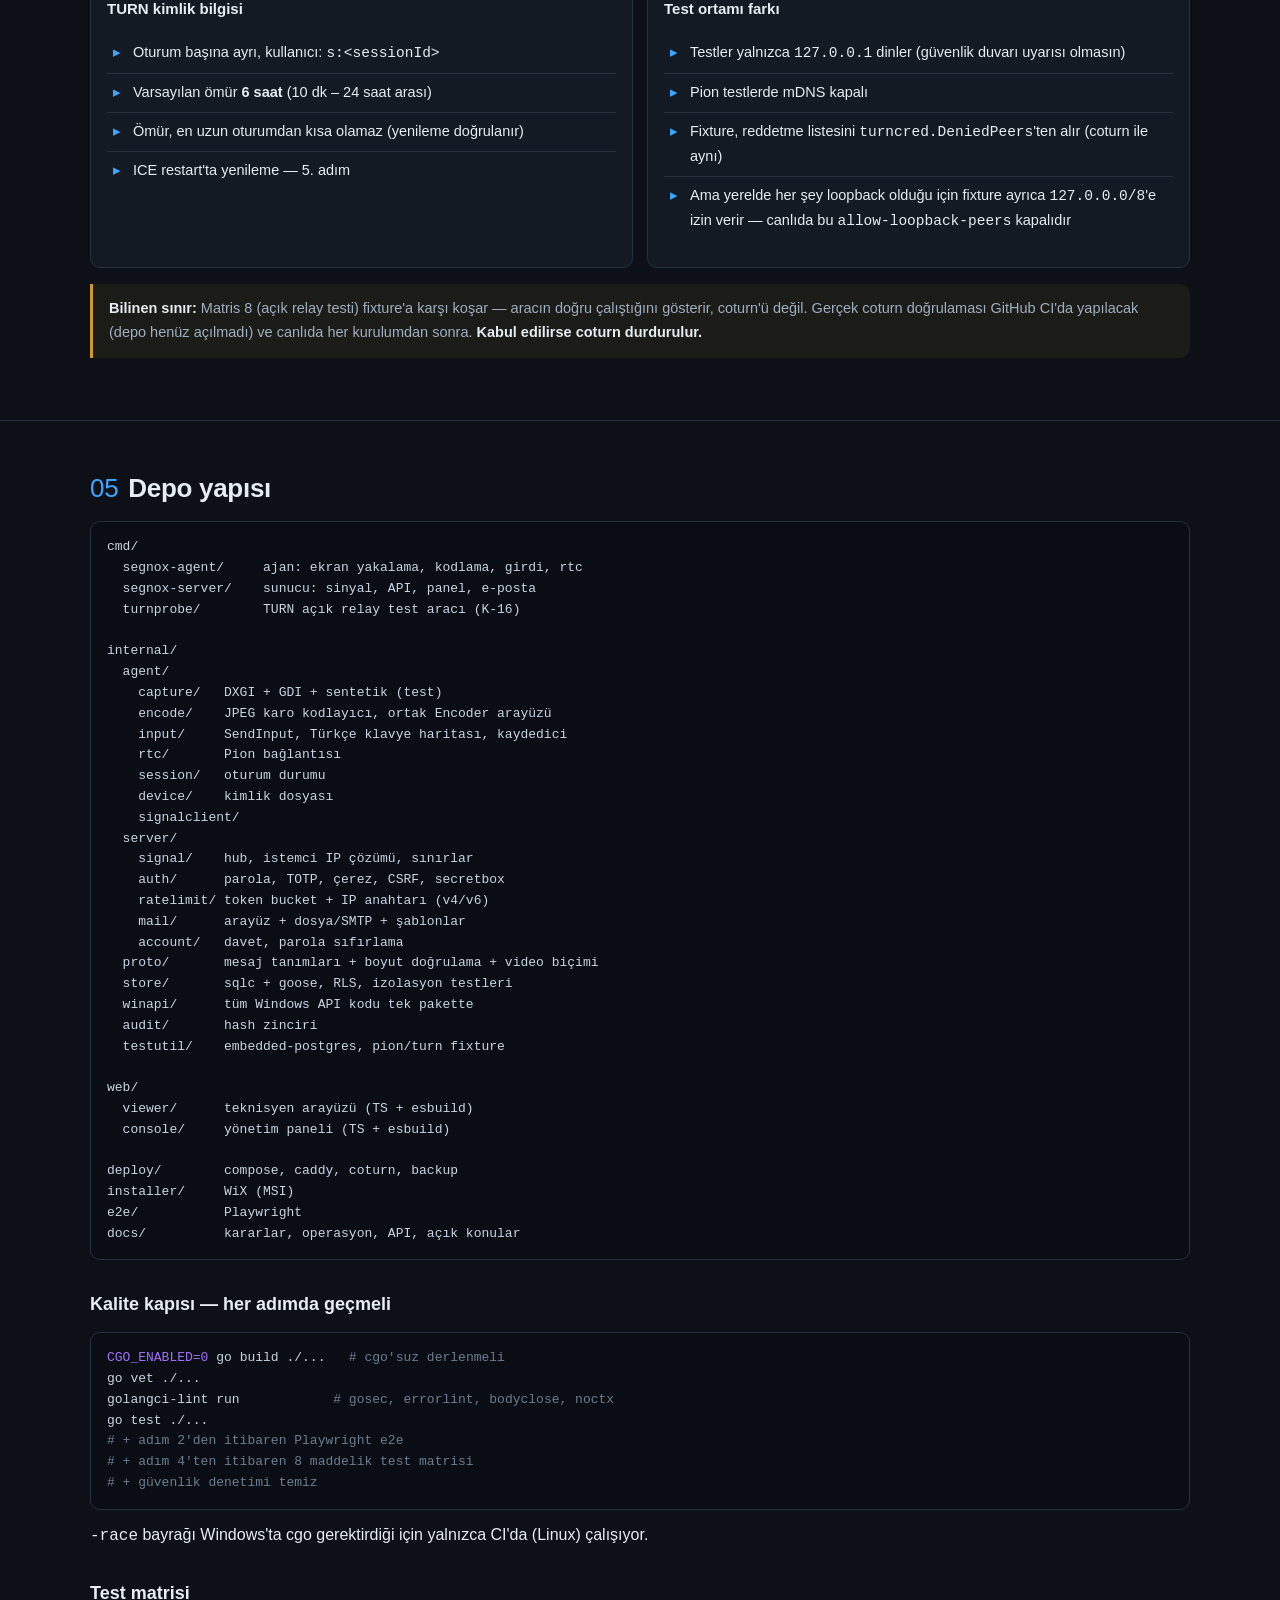
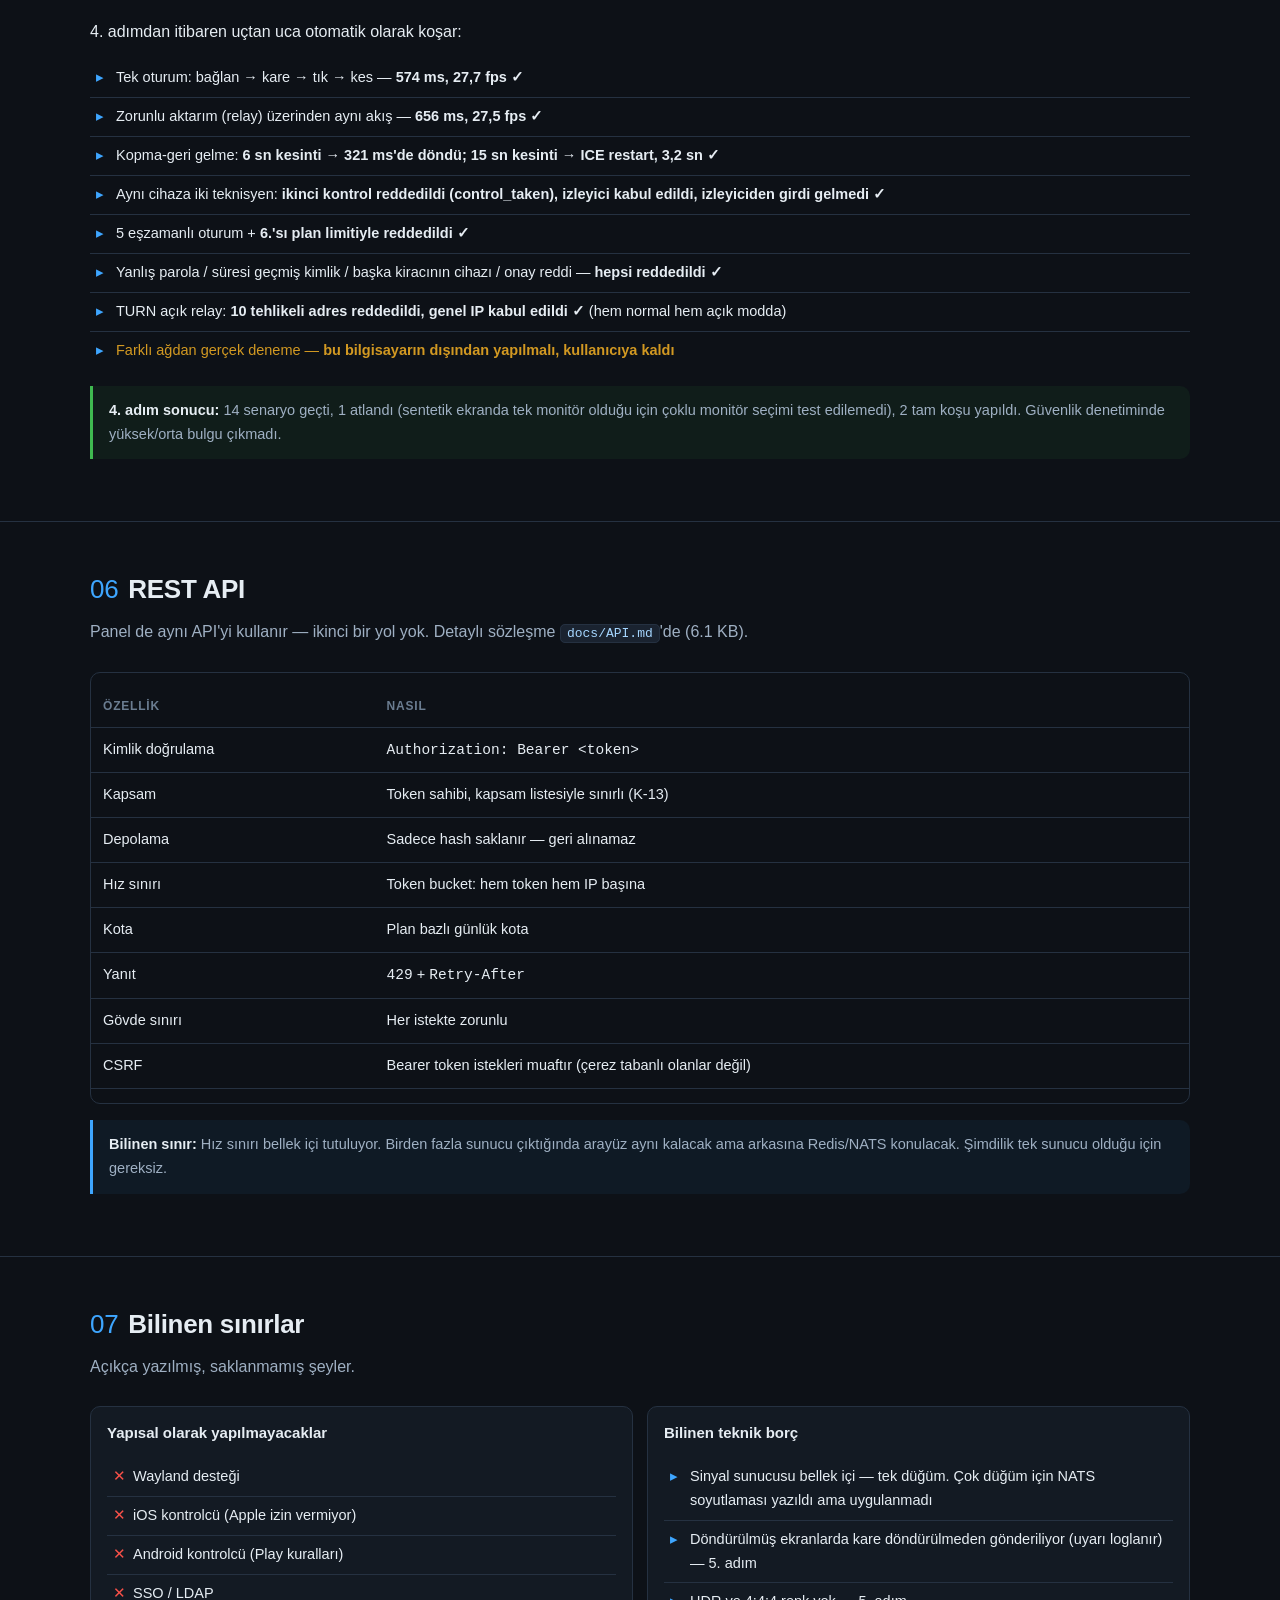
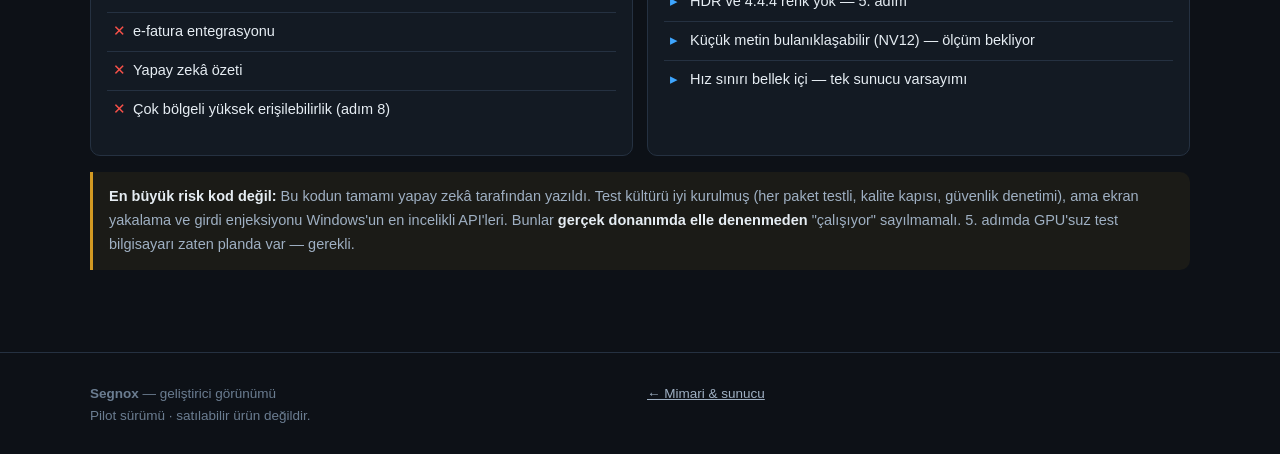
<file: gelistirici.html>
<!DOCTYPE html>
<html lang="tr">
<head>
<meta charset="utf-8">
<meta name="viewport" content="width=device-width, initial-scale=1">
<title>Geliştirici — Segnox</title>
<link rel="stylesheet" href="assets/style.css">
</head>
<body>

<nav class="top">
  <div class="wrap">
    <a class="brand" href="index.html">SEG<span>NOX</span></a>
    <div class="links">
      <a href="index.html">Genel Bakış</a>
      <a href="bilgi.html">Bilgi Ansiklopedisi</a>
      <a href="nasil.html">Nasıl Çalışır</a>
      <a href="simulator.html">UX Simülatörü</a>
      <a href="basla.html">Kendin Dene</a>
      <a href="musteri.html">Müşteri</a>
      <a href="bayi.html">Bayi / Teknisyen</a>
      <a href="mimari.html">Mimari</a>
      <a href="gelistirici.html" class="on">Geliştirici</a>
    </div>
  </div>
</nav>

<header class="hero">
  <div class="wrap">
    <div class="eyebrow">Geliştirici için</div>
    <h1>Teknik kararlar ve gerekçeleri</h1>
    <p>
      Her seçimin neden öyle yapıldığı <code class="inl">docs/KARARLAR.md</code>
      dosyasında kayıtlı (şu an 21 karar). Burada özet.
    </p>
    <p>
      Modül: <span class="mono">segnox.com/uzakdestek</span> ·
      <span class="mono">39.641</span> satır Go (201 dosya) ·
      <span class="mono">7.024</span> satır TypeScript ·
      <span class="mono">0</span> cgo
    </p>
  </div>
</header>

<section>
  <div class="wrap">
    <h2><span class="n">01</span>Teknoloji seçimleri</h2>

    <div class="tbl-wrap">
      <table>
        <thead><tr><th>Katman</th><th>Seçim</th><th>Lisans</th><th>Alternatiften neden vazgeçildi</th></tr></thead>
        <tbody>
          <tr>
            <td><b>Dil</b></td>
            <td>Go 1.27</td>
            <td class="mono">BSD</td>
            <td>
              Cgo'suz derlenebilen tek modern dil bu. Windows API'ye syscall/COM
              ile doğrudan erişilir, ara katman yok.
            </td>
          </tr>
          <tr>
            <td><b>Bağlantı</b></td>
            <td>Pion WebRTC</td>
            <td class="mono">MIT</td>
            <td>RustDesk <b>okunmadı</b> (AGPL bulaşması). Protokol el yazımı.</td>
          </tr>
          <tr>
            <td><b>Aktarım</b></td>
            <td>coturn</td>
            <td class="mono">BSD</td>
            <td>
              K-01'de kendi TURN sunucusu yazmayı denemişler, <b>K-10'da geri alındı</b>:
              ağa açık kod elle yazmak en riskli yer. Testte pion/turn fixture kullanılıyor.
            </td>
          </tr>
          <tr>
            <td><b>Ekran</b></td>
            <td>DXGI Desktop Duplication</td>
            <td class="mono">Windows</td>
            <td>GDI'ye düşüyor (RDP, eski sürücü). Her monitör ayrı thread.</td>
          </tr>
          <tr>
            <td><b>Video</b></td>
            <td>Media Foundation H.264 MFT</td>
            <td class="mono">Windows</td>
            <td>
              OpenH264 <b>reddedildi</b> (K-03): Cisco patent kapsamı ücretli ürünü
              kapsamıyor. MF ücretsiz ve donanım kodlayıcıyı otomatik kullanıyor.
            </td>
          </tr>
          <tr>
            <td><b>Veritabanı</b></td>
            <td>PostgreSQL + RLS</td>
            <td class="mono">PostgreSQL</td>
            <td>Firma izolasyonu veritabanı seviyesinde zorlanabiliyor.</td>
          </tr>
          <tr>
            <td><b>Sorgu</b></td>
            <td>sqlc + goose</td>
            <td class="mono">MIT/BSD</td>
            <td>Sorgular Go kodu — derleme zamanı kontrolü.</td>
          </tr>
          <tr>
            <td><b>Arayüz</b></td>
            <td>TypeScript + esbuild</td>
            <td class="mono">MIT</td>
            <td>
              <b>HTMX'den vazgeçildi</b> (K-20): ikinci şablon katmanı istendiği için.
              <code class="inl">dist/</code> commit edilir, <span class="mono">go build</span> Node istemez.
            </td>
          </tr>
          <tr>
            <td><b>Ajan arayüzü</b></td>
            <td>go-webview2</td>
            <td class="mono">MIT</td>
            <td>cgo'suz WebView2 sarmalayıcı. HTML/CSS ile marka özelleştirmesi.</td>
          </tr>
          <tr>
            <td><b>Yedekleme</b></td>
            <td>pgBackRest</td>
            <td class="mono">MIT</td>
            <td>WAL sürekli arşiv → RPO 5 dk.</td>
          </tr>
          <tr>
            <td><b>Test</b></td>
            <td>go test, Playwright (Edge), embedded-postgres</td>
            <td class="mono">MIT/Apache</td>
            <td>Testler internetsiz çalışır — dış bağımlılık yok.</td>
          </tr>
        </tbody>
      </table>
    </div>

    <div class="note">
      <b>Lisans kuralı sert:</b> projeye yalnızca MIT/BSD/Apache-2.0/ISC/MPL-2.0
      kütüphaneler girebilir. GPL/AGPL yasak. Bu kural hem <code class="inl">CLAUDE.md</code>'-de
      hem de ajan görev tanımında yazılı — yani ajan da bu kurala tabi.
    </div>
  </div>
</section>

<section>
  <div class="wrap">
    <h2><span class="n">02</span>Protokol</h2>
    <p class="sub">İki bileşen arasında ne konuşuyor ve neden böyle.</p>

    <h3>Mesajlar</h3>
    <div class="tbl-wrap">
      <table>
        <thead><tr><th>Yön</th><th>Mesaj</th><th>Ne taşır</th></tr></thead>
        <tbody>
          <tr><td>ajan → sunucu</td><td class="mono">agent.hello</td><td>Cihaz kimliği, sürüm</td></tr>
          <tr><td>sunucu → ajan</td><td class="mono">session.pending</td><td>Oturum isteği (oturum kimliğiyle)</td></tr>
          <tr><td>teknisyen ↔ ajan</td><td class="mono">viewer.connect</td><td>Oturum açma isteği</td></tr>
          <tr><td>teknisyen → ajan</td><td class="mono">input.text</td><td>Unicode metin (yapıştırma, IME, mobil)</td></tr>
          <tr><td>ajan → teknisyen</td><td class="mono">video.*</td><td>Kare verisi</td></tr>
          <tr><td>her ikisi</td><td class="mono">session.end</td><td>Oturumu kapat</td></tr>
        </tbody>
      </table>
    </div>

    <h3>Video kanalı biçimi</h3>
    <p>
      Pilot sürümünde görüntü bir <b>veri kanalından</b> ikili mesajlar olarak
      gider (sıralı ve güvenilir — WebRTC video yolundan farklı olarak).
    </p>
    <pre><code><span class="c-cm">// 16 bayt başlık</span>
┌──────────┬─────────┬─────────┬──────────┐
│ genişlik │ yüksek. │ biçim   │ karo sa. │
│  u16 le  │ u16 le  │  u8     │   var    │
└──────────┴─────────┴─────────┴──────────┘
   sonra karolar (her biri JPEG)

<span class="c-cm">// sınırlar</span>
mesaj ≤ 64 KiB    <span class="c-cm">// WebRTC yığının parçalamadan taşıdığı boyut</span>
karo boyutu 64 px
satırda en çok 8 bitişik karo tek JPEG'de birleşir
sığmayan → önce kalite düşür, sonra böl</code></pre>

    <h3>Akış kontrolü — kare atlama</h3>
    <p>
      Gönderim kuyruğu dolduğunda yeni kare <b>atlanır</b>. Kayıp olmaz, çünkü
      bir sonraki karede yine hangi bölgelerin değiştiği hesaplanır — değişmeyen
      yerler yeniden gönderilmez.
    </p>
    <pre><code><span class="c-cm">// 1. her yakalamada değişen dikdörtgenleri bul</span>
dirty = <span class="c-key">capture</span>.Dirty()   <span class="c-cm">// DXGI dirty + hareket hedefi</span>

<span class="c-cm">// 2. yalnızca onları karola böl ve JPEG'le</span>
tiles = <span class="c-key">encoder</span>.Encode(frame, dirty)

<span class="c-cm">// 3. kanal doluysa atla, sonraki kare farkı kapatacak</span>
<span class="c-key">if</span> channel.BufferedAmount() &gt; limit {
    <span class="c-key">return</span>   <span class="c-cm">// kare atlandı</span>
}</code></pre>

    <h3>Klavye — fiziksel tuş mı karakter mi</h3>
    <p>Bu ayrım kritik ve çoğu uzaktan destek yazılımında yanlış yapılır.</p>
    <div class="grid g2">
      <div class="card tight">
        <h4>Fiziksel tuş (scan code)</h4>
        <p>Tarayıcı <span class="mono">KeyboardEvent.code</span> gönderir
        (<span class="mono">KeyG</span>, <span class="mono">Semicolon</span>).</p>
        <p><b>Sonuç:</b> karakteri <b>uzak makinenin</b> klavye düzeni belirler.
        Karşı taraf Türkçe Q ise sen "ğ" yazarsın, Amerikan F ise "g".</p>
        <p style="color:var(--ok)">✓ Shift'in hangi harfi etkilediği doğru çözülür.</p>
      </div>
      <div class="card tight">
        <h4>Karakter (Unicode)</h4>
        <p>Fiziksel karşılığı olmayan girdi: yapıştırma, mobil klavye,
        Türkçe yazma yöntemi (IME), emoji.</p>
        <p>Bu durumda <span class="mono">input.text</span> ile doğrudan karakter
        gönderilir (<span class="mono">KEYEVENTF_UNICODE</span>).</p>
        <p style="color:var(--ok)">✓ Yapıştırınca bile Türkçe metin doğru gelir.</p>
      </div>
    </div>
    <div class="note ok">
      <b>Güvenlik önlemi:</b> Oturum bitince veya odak kaybında basılı kalan
      tüm tuş ve fare düğmeleri bırakılır — takılı Ctrl/Alt durumuna karşı.
    </div>
  </div>
</section>

<section>
  <div class="wrap">
    <h2><span class="n">03</span>Güvenlik modeli</h2>

    <div class="grid g2">
      <div class="card">
        <h3>Bağlantı katmanı (K-09)</h3>
        <p>Güçlü olan burası. İki ayrı bağımsız doğrulama var:</p>
        <ul class="chk">
          <li><b>Cihaz kimliği:</b> Ed25519, her bağlantıda sunucu tarafından
              yeniden doğrulanır</li>
          <li><b>Cihaz parolası:</b> <b>sunucuya hiç gönderilmez</b>. Ajan doğrular</li>
          <li><b>Parola kanıtı:</b> iki tarafın DTLS parmak izine bağlı</li>
        </ul>
        <div class="note ok" style="margin:12px 0 0">
          Üçüncü madde neden önemli: sinyal sunucusu ele geçirilse bile
          araya giremez. Çünkü doğrulama, sunucunun gönderebileceği SDP'deki
          parmak izine bağlı — sunucu onu değiştirirse parola doğrulaması başarısız olur.
        </div>
      </div>

      <div class="card">
        <h3>Sunucu katmanı (K-19)</h3>
        <ul class="chk">
          <li>Ajan sunucuya <b>sadece wss://</b> ile bağlanır (http'ye yönlendirme reddedilir)</li>
          <li>IP başına <b>50 eşzamanlı ajan</b> tavanı</li>
          <li>IP başına <b>eşzamanlı 150 ajan</b> — tek IP kota dolduramaz</li>
          <li>Ters proxy arkasında <span class="mono">SEGNOX_TRUSTED_PROXIES</span> zorunlu — yoksa tüm istemciler aynı IP görünür</li>
          <li>9 haneli kod tahminine karşı: IP başına /64 (IPv6) ve /24 (IPv4) kutu sınırı</li>
        </ul>
      </div>

      <div class="card">
        <h3>Hesap katmanı (K-20)</h3>
        <ul class="chk">
          <li><span class="mono">argon2id</span> (m=64 MiB, t=3, p=2)</li>
          <li>Var olmayan e-postada da sahte hash doğrulanır
              <span style="color:var(--ok)">→ zamanlama sızıntısı yok</span></li>
          <li>5 hatalı denemede 15 dakika kilit</li>
          <li>Çerez: HttpOnly, Secure, SameSite=Strict, 12 saat mutlak / 2 saat boşta</li>
          <li>CSRF: durum değiştiren isteklerde oturuma bağlı HMAC başlığı</li>
          <li>TOTP sırrı <span class="mono">AES-256-GCM</span> ile şifreli, ±1 adım tolerans,
              <b>aynı adım tekrar kullanılamaz</b></li>
        </ul>
      </div>

      <div class="card">
        <h3>Veritabanı katmanı</h3>
        <ul class="chk">
          <li>Uygulama <b>sahibi değil</b>, <span class="mono">BYPASSRLS</span> yok</li>
          <li>Her kiracı tablosunda <span class="mono">tenant_id</span> + RLS <b>FORCE</b></li>
          <li>Kiracı öncesi aramalar (giriş, çerez, token) yalnız dar
              <span class="mono">SECURITY DEFINER</span> fonksiyonlarla</li>
          <li>Bu fonksiyonlar sadece kimlik döndürür, veri okumaz</li>
          <li>Audit zinciri: <span class="mono">hash = SHA256(prev_hash ‖ satır)</span>,
              uygulama rolünde yalnız ekleme</li>
        </ul>
      </div>
    </div>
  </div>
</section>

<section>
  <div class="wrap">
    <h2><span class="n">04</span>İki büyük karar — neden böyle</h2>

    <div class="card">
      <h3>K-10: TURN sunucusunu kendimiz yazmadık</h3>
      <p>
        <b>Önce denendi (K-01):</b> Tek dil, tek ikili olsun diye <span class="mono">pion/turn</span>
        tabanlı kendi sunucumuzu yazmayı planladık.
      </p>
      <p>
        <b>Sonra değiştirildi:</b> Dış inceleme şunu gösterdi — TURN dışarıya açık
        bir servistir, <b>açık relay = suistimal = hesap kapatma</b>. Allocation ve
        peer filtre mantığını elle yazmak, güvenliğin en hassas yerini elle yazmak olurdu.
        coturn yıllardır saha da, sürekli fuzz testinde (OSS-Fuzz).
      </p>
      <p>
        <b>Sonuç:</b> Canlıda coturn (<span class="mono">use-auth-secret</span> HMAC ile,
        <span class="mono">denied-peer-ip</span> ile). Testlerde Windows'ta coturn
        çalışmadığı için aynı HMAC şemasıyla süreç içi pion/turn fixture.
      </p>
      <div class="note ok">
        Öğrenilen: <b>tek dil avantajı, açık relay riskinin yanında önemsiz kalır.</b>
        Ayrıca istenen HMAC doğrulamasını coturn zaten config'den veriyor —
        yazılacak kod yoktu.
      </div>
    </div>

    <div class="card" style="margin-top:14px">
      <h3>K-03: H.264'ü Media Foundation'dan aldık</h3>
      <p>
        Açık kaynak H.264 kodlayıcı (OpenH264) kolay görünüyor ama Cisco'nun patent
        kapsamı <b>ücretli ürünleri kapsamıyor</b> — ticari bir ürün kurup satarsan
        sorun çıkar. Ayrıca ayrı indirme ve arayüz ibaresi şartı var.
      </p>
      <p>
        <b>Seçim:</b> Windows'un kendi Media Foundation MFT kodlayıcısı. Ücretsiz,
        patent temiz, donanım kodlayıcıyı otomatik seçiyor, yoksa yazılıma düşüyor.
        Düşük gecikme modu var, B-frame yok, PLI ile keyframe tetiklenebiliyor.
      </p>
      <div class="note warn">
        <b>Bilinen sınır:</b> NV12 (4:2:0) olduğu için küçük metin bulanıklaşabilir.
        Çözüm düşünüldü: durağan bölgeyi yüksek kaliteli karoyla tazelemek.
        <b>Ölçülmesi gerekiyor</b> — karara böyle yazıldı.
      </div>
    </div>

    <div class="card">
        <h3>Cihaz parolası — neden argon2 değil</h3>
        <p>
          Bu en çok sorgulanacak karar. Hesap parolaları <b>argon2id</b>
          (m=64 MiB, t=3, p=2) ile saklanıyor — sunucu tarafı, güçlü.
        </p>
        <p>
          Ama <b>cihaz parolası farklı bir algoritma kullanıyor</b>:
        </p>
        <pre><code>K = PBKDF2-HMAC-SHA256(parola, tuz, <span class="c-key">600 000</span>, 32)</code></pre>
        <p>
          <b>Nedeni:</b> K-09 gereği parolanın özü <b>sunucuya hiç gönderilmiyor</b>.
          Doğrulamayı ajan yapar ve kanıtı gönderir. Bu kanıtı üretmek için
          iki tarafın da aynı anahtarı türetebilmesi gerekiyor — biri tarayıcı
          (teknisyen), biri ajan. Tarayıcı tarafında yalnızca
          <span class="mono">WebCrypto</span> var ve orada argon2 yok.
        </p>
        <p>
          <b>Kanıtın içeriği de bağlı:</b>
        </p>
        <pre><code>kanıt = HMAC(K,
    <span class="c-in">"segnox-pw-v1"</span>
  | sessionId
  | viewer'ın DTLS parmak izi
  | ajanın   DTLS parmak izi)</code></pre>
        <p>
          Yani parola doğrulaması, <b>oturumun iki tarafının da DTLS parmak
          izine bağlı</b>. Sinyal sunucusu ele geçirilse ve SDP'deki parmak
          izini değiştirmeye çalışsa, kanıt tutmaz ve bağlantı kurulamaz.
        </p>
        <div class="note ok">
          <b>10 dakikada 3 hatalı kanıt → 10 dakika kilit.</b>
          Parola tanımlı değilse her oturum onay penceresi ister — yani
          sistem "bana kim olduğunu söyle" değil, "izin veriyor musun" diye soruyor.
        </div>
      </div>

      <div class="card">
        <h3>Veritabanı rolü denetimi (K-22)</h3>
        <p>
          Satır güvenliği (RLS) yalnız doğru veritabanı rolüyle çalışır.
          Uygulama yanlış rolle bağlanırsa kurallar <b>sessizce devre dışı
          kalır</b> ve herkes her şeyi görür.
        </p>
        <p>Bu yüzden sunucu <b>açılışta kendini denetliyor</b>:</p>
        <ul class="chk no">
          <li>Veritabanı süper kullanıcısı mı? → <b>bağlamaz</b></li>
          <li><span class="mono">BYPASSRLS</span> yetkisi var mı? → <b>bağlamaz</b></li>
          <li>Kiracı tablolarının sahibi mi? → <b>bağlamaz</b></li>
          <li>Çözümleyici rolünün üyesi mi? → <b>bağlamaz</b></li>
        </ul>
        <p>
          Yanlışsa servis açılmaz. Yani "izolasyon yanlışlıkla kapandı ama
          kimse fark etmedi" durumu mümkün değil.
        </p>
        <div class="note">
          <b>Bilinçli ertelenenler (K-22):</b> Kayıt zincirinin son kaydını
          dışarı sabitleme (sondan silmeyi yakalamak için) 6. adımdaki yedekleme
          ve izlemeye bırakıldı. Liste uçlarında sayfalama da 6. adımda.
        </div>
      </div>
  </div>
</section>

<section>
  <div class="wrap">
    <h2><span class="n">04b</span>Destek akışı kuralları (K-23)</h2>
    <div class="grid g2">
      <div class="card tight">
        <h4>Oturum rolleri</h4>
        <ul class="chk">
          <li>Her oturum ya <span class="mono">control</span> ya da <span class="mono">view</span></li>
          <li>Bir ajan başına <b>tek control</b> oturum</li>
          <li>Toplam teknisyen sayısı ≤ plan <span class="mono">max_viewers</span></li>
          <li>Hesap rolü "izleyici" olan yalnızca <span class="mono">view</span> alabilir</li>
          <li>Dosya aktarımı sadece <span class="mono">control</span> oturumunda</li>
        </ul>
      </div>
      <div class="card tight">
        <h4>Dosya aktarımı sınırları</h4>
        <ul class="chk">
          <li>Üzerine yazma <b>yok</b> — mevcut dosya ezilmez</li>
          <li>UNC ve aygıt yolları <b>reddedilir</b> (sadece gerçek dosyalar)</li>
          <li>Başına en fazla <b>2 GiB</b></li>
          <li>Aynı anda en fazla <b>2 transfer</b></li>
          <li>Ayrı bir <span class="mono">file</span> kanalında taşınır</li>
        </ul>
      </div>
      <div class="card tight">
        <h4>TURN kimlik bilgisi</h4>
        <ul class="chk">
          <li>Oturum başına ayrı, kullanıcı: <span class="mono">s:&lt;sessionId&gt;</span></li>
          <li>Varsayılan ömür <b>6 saat</b> (10 dk – 24 saat arası)</li>
          <li>Ömür, en uzun oturumdan kısa olamaz (yenileme doğrulanır)</li>
          <li>ICE restart'ta yenileme — 5. adım</li>
        </ul>
      </div>
      <div class="card tight">
        <h4>Test ortamı farkı</h4>
        <ul class="chk">
          <li>Testler yalnızca <span class="mono">127.0.0.1</span> dinler (güvenlik duvarı uyarısı olmasın)</li>
          <li>Pion testlerde mDNS kapalı</li>
          <li>Fixture, reddetme listesini <span class="mono">turncred.DeniedPeers</span>'ten alır (coturn ile aynı)</li>
          <li>Ama yerelde her şey loopback olduğu için fixture ayrıca <span class="mono">127.0.0.0/8</span>'e izin verir — canlıda bu <span class="mono">allow-loopback-peers</span> kapalıdır</li>
        </ul>
      </div>
    </div>
    <div class="note warn">
      <b>Bilinen sınır:</b> Matris 8 (açık relay testi) fixture'a karşı koşar —
      aracın doğru çalıştığını gösterir, coturn'ü değil. Gerçek coturn
      doğrulaması GitHub CI'da yapılacak (depo henüz açılmadı) ve canlıda
      her kurulumdan sonra. <b>Kabul edilirse coturn durdurulur.</b>
    </div>
  </div>
</section>

<section>
  <div class="wrap">
    <h2><span class="n">05</span>Depo yapısı</h2>
    <pre><code>cmd/
  segnox-agent/     ajan: ekran yakalama, kodlama, girdi, rtc
  segnox-server/    sunucu: sinyal, API, panel, e-posta
  turnprobe/        TURN açık relay test aracı (K-16)

internal/
  agent/
    capture/   DXGI + GDI + sentetik (test)
    encode/    JPEG karo kodlayıcı, ortak Encoder arayüzü
    input/     SendInput, Türkçe klavye haritası, kaydedici
    rtc/       Pion bağlantısı
    session/   oturum durumu
    device/    kimlik dosyası
    signalclient/
  server/
    signal/    hub, istemci IP çözümü, sınırlar
    auth/      parola, TOTP, çerez, CSRF, secretbox
    ratelimit/ token bucket + IP anahtarı (v4/v6)
    mail/      arayüz + dosya/SMTP + şablonlar
    account/   davet, parola sıfırlama
  proto/       mesaj tanımları + boyut doğrulama + video biçimi
  store/       sqlc + goose, RLS, izolasyon testleri
  winapi/      tüm Windows API kodu tek pakette
  audit/       hash zinciri
  testutil/    embedded-postgres, pion/turn fixture

web/
  viewer/      teknisyen arayüzü (TS + esbuild)
  console/     yönetim paneli (TS + esbuild)

deploy/        compose, caddy, coturn, backup
installer/     WiX (MSI)
e2e/           Playwright
docs/          kararlar, operasyon, API, açık konular</code></pre>

    <h3>Kalite kapısı — her adımda geçmeli</h3>
    <pre><code><span class="c-key">CGO_ENABLED=0</span> go build ./...   <span class="c-cm"># cgo'suz derlenmeli</span>
go vet ./...
golangci-lint run            <span class="c-cm"># gosec, errorlint, bodyclose, noctx</span>
go test ./...
<span class="c-cm"># + adım 2'den itibaren Playwright e2e</span>
<span class="c-cm"># + adım 4'ten itibaren 8 maddelik test matrisi</span>
<span class="c-cm"># + güvenlik denetimi temiz</span></code></pre>
    <p>
      <span class="mono">-race</span> bayrağı Windows'ta cgo gerektirdiği için
      yalnızca CI'da (Linux) çalışıyor.
    </p>

    <h3>Test matrisi</h3>
    <p>4. adımdan itibaren uçtan uca otomatik olarak koşar:</p>
    <ul class="chk">
      <li>Tek oturum: bağlan → kare → tık → kes — <b>574 ms, 27,7 fps ✓</b></li>
      <li>Zorunlu aktarım (relay) üzerinden aynı akış — <b>656 ms, 27,5 fps ✓</b></li>
      <li>Kopma-geri gelme: <b>6 sn kesinti → 321 ms'de döndü;
          15 sn kesinti → ICE restart, 3,2 sn ✓</b></li>
      <li>Aynı cihaza iki teknisyen: <b>ikinci kontrol reddedildi (control_taken),
          izleyici kabul edildi, izleyiciden girdi gelmedi ✓</b></li>
      <li>5 eşzamanlı oturum + <b>6.'sı plan limitiyle reddedildi ✓</b></li>
      <li>Yanlış parola / süresi geçmiş kimlik / başka kiracının cihazı /
          onay reddi — <b>hepsi reddedildi ✓</b></li>
      <li>TURN açık relay: <b>10 tehlikeli adres reddedildi, genel IP kabul edildi ✓</b>
          (hem normal hem açık modda)</li>
      <li style="color:var(--warn)">Farklı ağdan gerçek deneme — <b>bu bilgisayarın
          dışından yapılmalı, kullanıcıya kaldı</b></li>
    </ul>
    <div class="note ok">
      <b>4. adım sonucu:</b> 14 senaryo geçti, 1 atlandı (sentetik ekranda tek
      monitör olduğu için çoklu monitör seçimi test edilemedi), 2 tam koşu yapıldı.
      Güvenlik denetiminde yüksek/orta bulgu çıkmadı.
    </div>
  </div>
</section>

<section>
  <div class="wrap">
    <h2><span class="n">06</span>REST API</h2>
    <p class="sub">
      Panel de aynı API'yi kullanır — ikinci bir yol yok. Detaylı sözleşme
      <code class="inl">docs/API.md</code>'de (6.1 KB).
    </p>
    <div class="tbl-wrap">
      <table>
        <thead><tr><th>Özellik</th><th>Nasıl</th></tr></thead>
        <tbody>
          <tr><td>Kimlik doğrulama</td><td><span class="mono">Authorization: Bearer &lt;token&gt;</span></td></tr>
          <tr><td>Kapsam</td><td>Token sahibi, kapsam listesiyle sınırlı (K-13)</td></tr>
          <tr><td>Depolama</td><td>Sadece hash saklanır — geri alınamaz</td></tr>
          <tr><td>Hız sınırı</td><td>Token bucket: hem token hem IP başına</td></tr>
          <tr><td>Kota</td><td>Plan bazlı günlük kota</td></tr>
          <tr><td>Yanıt</td><td><span class="mono">429</span> + <span class="mono">Retry-After</span></td></tr>
          <tr><td>Gövde sınırı</td><td>Her istekte zorunlu</td></tr>
          <tr><td>CSRF</td><td>Bearer token istekleri muaftır (çerez tabanlı olanlar değil)</td></tr>
        </tbody>
      </table>
    </div>
    <div class="note">
      <b>Bilinen sınır:</b> Hız sınırı bellek içi tutuluyor. Birden fazla sunucu
      çıktığında arayüz aynı kalacak ama arkasına Redis/NATS konulacak.
      Şimdilik tek sunucu olduğu için gereksiz.
    </div>
  </div>
</section>

<section>
  <div class="wrap">
    <h2><span class="n">07</span>Bilinen sınırlar</h2>
    <p class="sub">Açıkça yazılmış, saklanmamış şeyler.</p>

    <div class="grid g2">
      <div class="card tight">
        <h4>Yapısal olarak yapılmayacaklar</h4>
        <ul class="chk no">
          <li>Wayland desteği</li>
          <li>iOS kontrolcü (Apple izin vermiyor)</li>
          <li>Android kontrolcü (Play kuralları)</li>
          <li>SSO / LDAP</li>
          <li>e-fatura entegrasyonu</li>
          <li>Yapay zekâ özeti</li>
          <li>Çok bölgeli yüksek erişilebilirlik (adım 8)</li>
        </ul>
      </div>
      <div class="card tight">
        <h4>Bilinen teknik borç</h4>
        <ul class="chk">
          <li>Sinyal sunucusu bellek içi — tek düğüm. Çok düğüm için NATS soyutlaması yazıldı ama uygulanmadı</li>
          <li>Döndürülmüş ekranlarda kare döndürülmeden gönderiliyor (uyarı loglanır) — 5. adım</li>
          <li>HDR ve 4:4:4 renk yok — 5. adım</li>
          <li>Küçük metin bulanıklaşabilir (NV12) — ölçüm bekliyor</li>
          <li>Hız sınırı bellek içi — tek sunucu varsayımı</li>
        </ul>
      </div>
    </div>

    <div class="note warn">
      <b>En büyük risk kod değil:</b> Bu kodun tamamı yapay zekâ tarafından yazıldı.
      Test kültürü iyi kurulmuş (her paket testli, kalite kapısı, güvenlik denetimi),
      ama ekran yakalama ve girdi enjeksiyonu Windows'un en incelikli API'leri.
      Bunlar <b>gerçek donanımda elle denenmeden</b> "çalışıyor" sayılmamalı.
      5. adımda GPU'suz test bilgisayarı zaten planda var — gerekli.
    </div>
  </div>
</section>

<footer>
  <div class="wrap">
    <div class="grid g2">
      <div><b>Segnox</b> — geliştirici görünümü<br>
        <span style="color:var(--fg3)">Pilot sürümü · satılabilir ürün değildir.</span></div>
      <div><a href="mimari.html">← Mimari &amp; sunucu</a></div>
    </div>
  </div>
</footer>
</body>
</html>
</file>
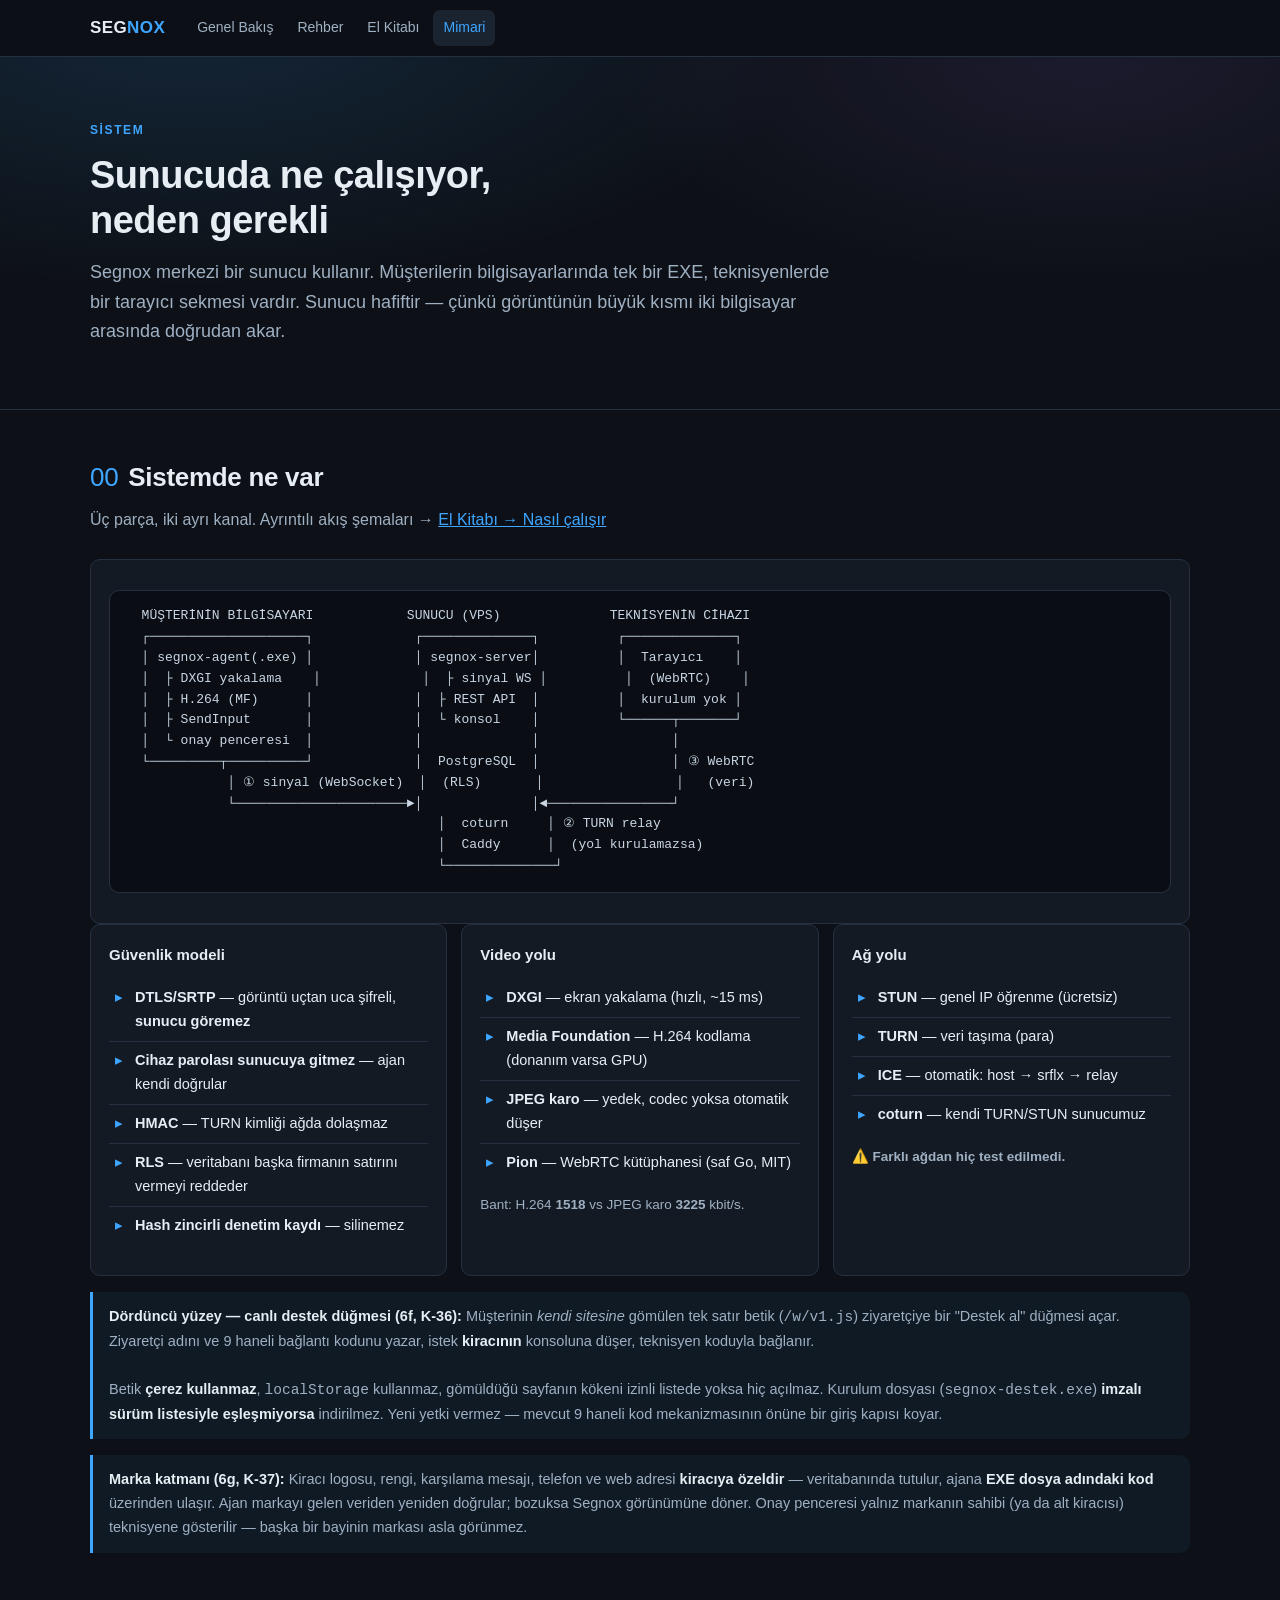
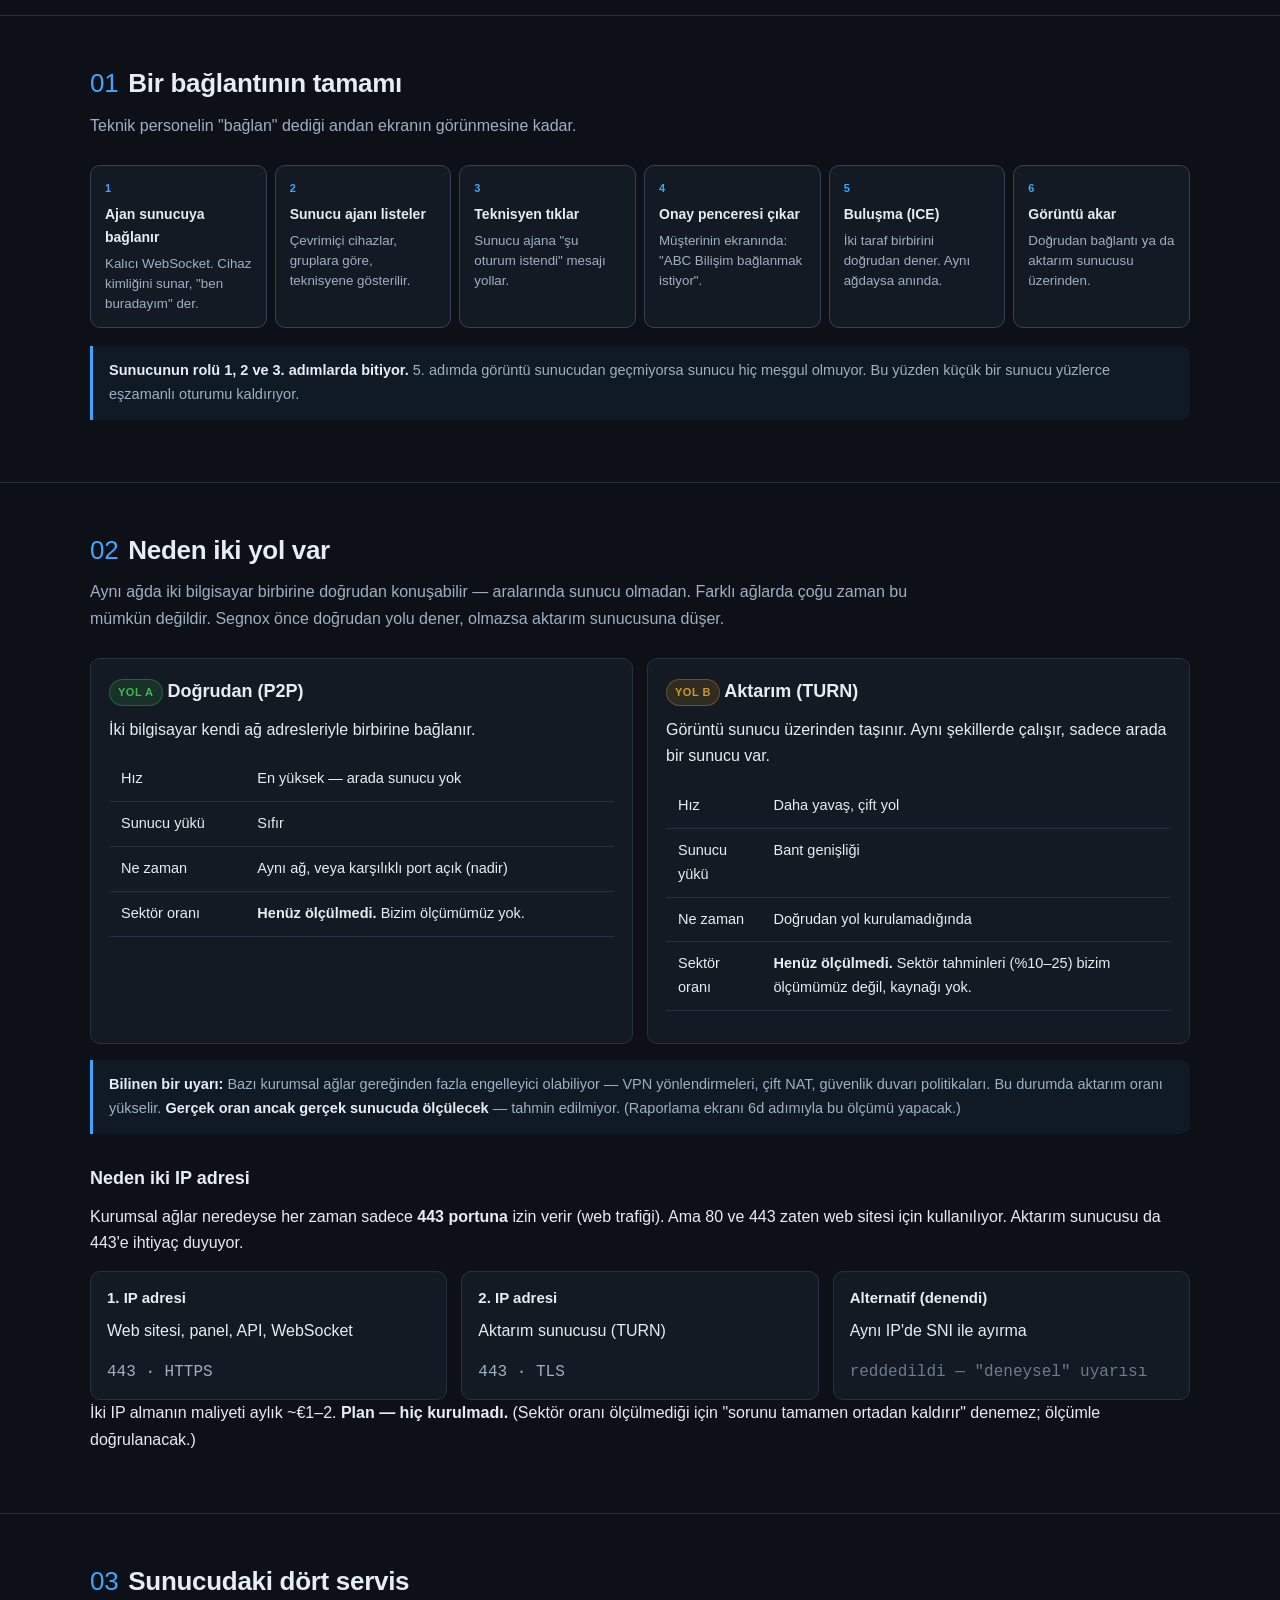
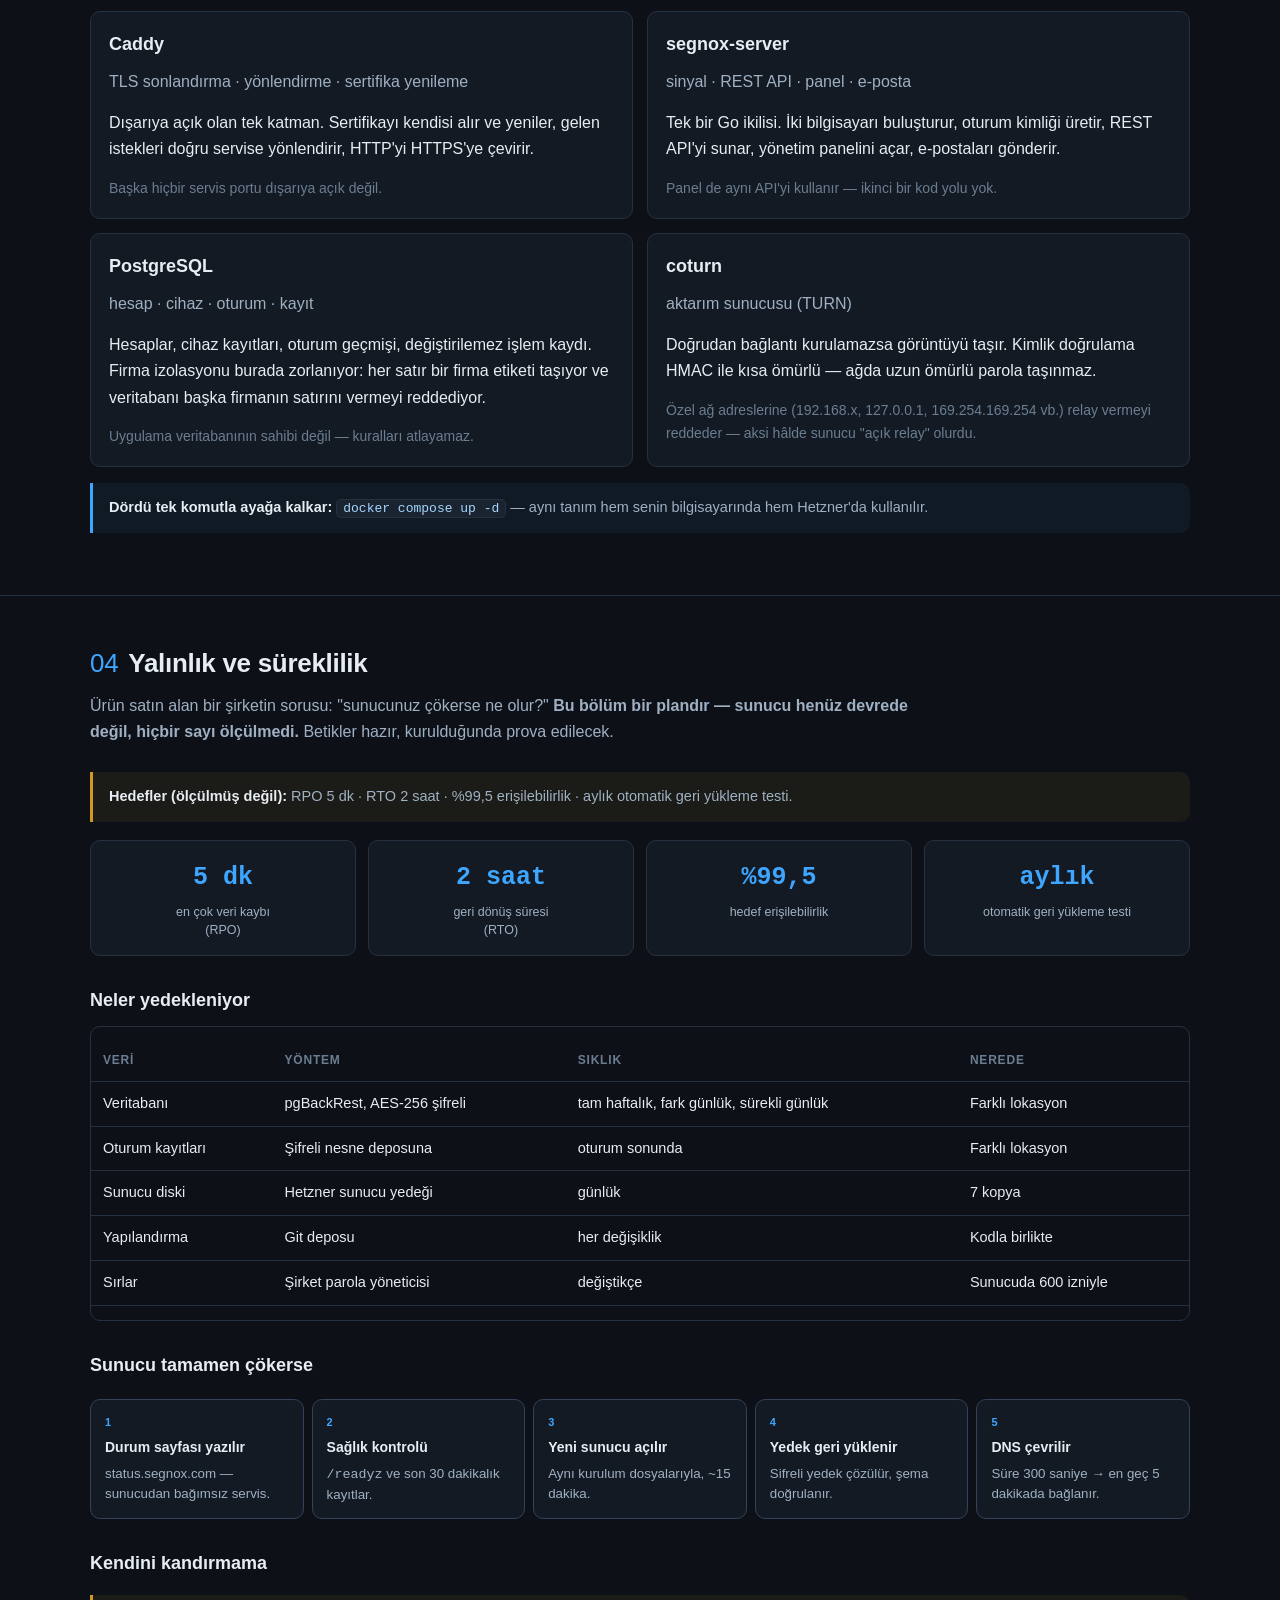
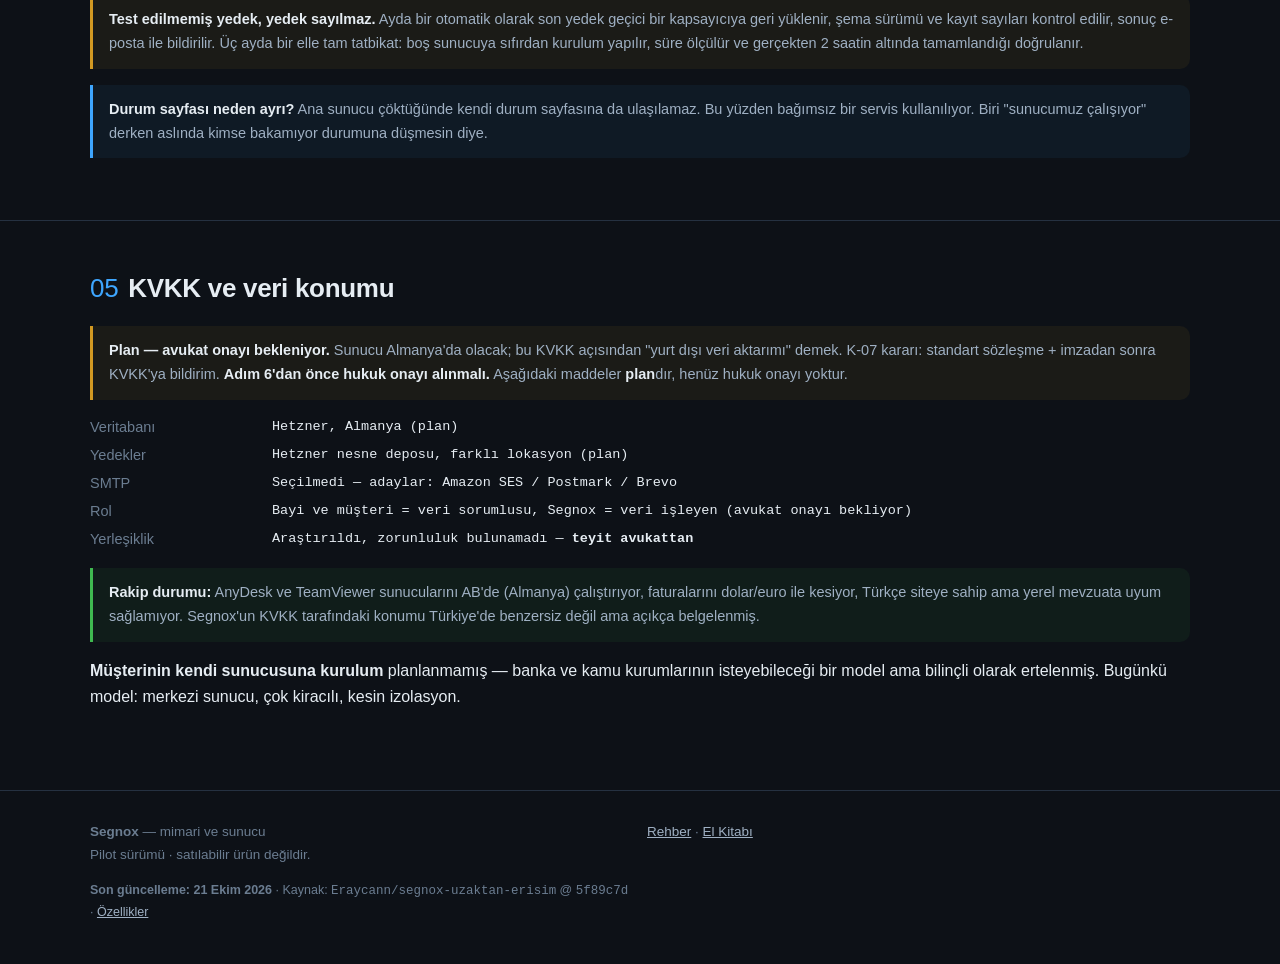
<file: mimari.html>
<!DOCTYPE html>
<html lang="tr">
<head>
<meta charset="utf-8">
<meta name="viewport" content="width=device-width, initial-scale=1">
<title>Mimari ve Sunucu — Segnox</title>
<link rel="stylesheet" href="assets/style.css">
</head>
<body>

<nav class="top">
  <div class="wrap">
    <a class="brand" href="index.html">SEG<span>NOX</span></a>
    <div class="links">
      <a href="index.html">Genel Bak&#305;&#351;</a>
      <a href="basla.html">Rehber</a>
      <a href="bilgi.html">El Kitab&#305;</a>
      <a href="mimari.html" class="on">Mimari</a>
    </div>
  </div>
</nav>

<header class="hero">
  <div class="wrap">
    <div class="eyebrow">Sistem</div>
    <h1>Sunucuda ne çalışıyor,<br>neden gerekli</h1>
    <p>
      Segnox merkezi bir sunucu kullanır. Müşterilerin bilgisayarlarında tek bir
      EXE, teknisyenlerde bir tarayıcı sekmesi vardır. Sunucu hafiftir — çünkü
      görüntünün büyük kısmı iki bilgisayar arasında doğrudan akar.
    </p>
  </div>
</header>

<section>
  <div class="wrap">
    <h2><span class="n">00</span>Sistemde ne var</h2>
    <p class="sub">Üç parça, iki ayrı kanal. Ayrıntılı akış şemaları →
      <a href="bilgi.html#akis">El Kitabı → Nasıl çalışır</a></p>

    <div class="card">
<pre><code>  MÜŞTERİNİN BİLGİSAYARI            SUNUCU (VPS)              TEKNİSYENİN CİHAZI
  ┌────────────────────┐             ┌──────────────┐          ┌──────────────┐
  │ segnox-agent(.exe) │             │ segnox-server│          │  Tarayıcı    │
  │  ├ DXGI yakalama    │             │  ├ sinyal WS │          │  (WebRTC)    │
  │  ├ H.264 (MF)      │             │  ├ REST API  │          │  kurulum yok │
  │  ├ SendInput       │             │  └ konsol    │          └──────┬───────┘
  │  └ onay penceresi  │             │              │                 │
  └─────────┬──────────┘             │  PostgreSQL  │                 │ ③ WebRTC
             │ ① sinyal (WebSocket)  │  (RLS)       │                 │   (veri)
             └──────────────────────►│              │◄────────────────┘
                                        │  coturn     │ ② TURN relay
                                        │  Caddy      │  (yol kurulamazsa)
                                        └──────────────┘</code></pre>
    </div>

    <div class="grid g3">
      <div class="card">
        <h4>Güvenlik modeli</h4>
        <ul class="chk">
          <li><b>DTLS/SRTP</b> — görüntü uçtan uca şifreli, <b>sunucu göremez</b></li>
          <li><b>Cihaz parolası sunucuya gitmez</b> — ajan kendi doğrular</li>
          <li><b>HMAC</b> — TURN kimliği ağda dolaşmaz</li>
          <li><b>RLS</b> — veritabanı başka firmanın satırını vermeyi reddeder</li>
          <li><b>Hash zincirli denetim kaydı</b> — silinemez</li>
        </ul>
      </div>
      <div class="card">
        <h4>Video yolu</h4>
        <ul class="chk">
          <li><b>DXGI</b> — ekran yakalama (hızlı, ~15 ms)</li>
          <li><b>Media Foundation</b> — H.264 kodlama (donanım varsa GPU)</li>
          <li><b>JPEG karo</b> — yedek, codec yoksa otomatik düşer</li>
          <li><b>Pion</b> — WebRTC kütüphanesi (saf Go, MIT)</li>
        </ul>
        <p style="font-size:13.5px;color:var(--fg2);margin-top:10px">
          Bant: H.264 <b>1518</b> vs JPEG karo <b>3225</b> kbit/s.
        </p>
      </div>
      <div class="card">
        <h4>Ağ yolu</h4>
        <ul class="chk">
          <li><b>STUN</b> — genel IP öğrenme (ücretsiz)</li>
          <li><b>TURN</b> — veri taşıma (para)</li>
          <li><b>ICE</b> — otomatik: host → srflx → relay</li>
          <li><b>coturn</b> — kendi TURN/STUN sunucumuz</li>
        </ul>
        <p style="font-size:13.5px;color:var(--fg2);margin-top:10px">
          <b>⚠️ Farklı ağdan hiç test edilmedi.</b>
        </p>
      </div>
    </div>
    <div class="note" style="margin:16px 0">
      <b>Dördüncü yüzey — canlı destek düğmesi (6f, K-36):</b> Müşterinin
      <i>kendi sitesine</i> gömülen tek satır betik (<span class="mono">/w/v1.js</span>)
      ziyaretçiye bir "Destek al" düğmesi açar. Ziyaretçi adını ve 9 haneli
      bağlantı kodunu yazar, istek <b>kiracının</b> konsoluna düşer, teknisyen
      koduyla bağlanır.
      <br><br>
      Betik <b>çerez kullanmaz</b>, <span class="mono">localStorage</span>
      kullanmaz, gömüldüğü sayfanın kökeni izinli listede yoksa hiç açılmaz.
      Kurulum dosyası (<span class="mono">segnox-destek.exe</span>) <b>imzalı sürüm
      listesiyle eşleşmiyorsa</b> indirilmez. Yeni yetki vermez — mevcut 9 haneli
      kod mekanizmasının önüne bir giriş kapısı koyar.
    </div>
    <div class="note" style="margin:16px 0">
      <b>Marka katmanı (6g, K-37):</b> Kiracı logosu, rengi, karşılama mesajı,
      telefon ve web adresi <b>kiracıya özeldir</b> — veritabanında tutulur,
      ajana <b>EXE dosya adındaki kod</b> üzerinden ulaşır. Ajan markayı gelen
      veriden yeniden doğrular; bozuksa Segnox görünümüne döner. Onay penceresi
      yalnız markanın sahibi (ya da alt kiracısı) teknisyene gösterilir —
      başka bir bayinin markası asla görünmez.
    </div>
  </div>
</section>

<section>
  <div class="wrap">
    <h2><span class="n">01</span>Bir bağlantının tamamı</h2>
    <p class="sub">Teknik personelin "bağlan" dediği andan ekranın görünmesine kadar.</p>

    <div class="flow">
      <div class="step">
        <div class="k">1</div>
        <b>Ajan sunucuya bağlanır</b>
        <small>Kalıcı WebSocket. Cihaz kimliğini sunar, "ben buradayım" der.</small>
      </div>
      <div class="step">
        <div class="k">2</div>
        <b>Sunucu ajanı listeler</b>
        <small>Çevrimiçi cihazlar, gruplara göre, teknisyene gösterilir.</small>
      </div>
      <div class="step">
        <div class="k">3</div>
        <b>Teknisyen tıklar</b>
        <small>Sunucu ajana "şu oturum istendi" mesajı yollar.</small>
      </div>
      <div class="step">
        <div class="k">4</div>
        <b>Onay penceresi çıkar</b>
        <small>Müşterinin ekranında: "ABC Bilişim bağlanmak istiyor".</small>
      </div>
      <div class="step">
        <div class="k">5</div>
        <b>Buluşma (ICE)</b>
        <small>İki taraf birbirini doğrudan dener. Aynı ağdaysa anında.</small>
      </div>
      <div class="step">
        <div class="k">6</div>
        <b>Görüntü akar</b>
        <small>Doğrudan bağlantı ya da aktarım sunucusu üzerinden.</small>
      </div>
    </div>

    <div class="note">
      <b>Sunucunun rolü 1, 2 ve 3. adımlarda bitiyor.</b> 5. adımda görüntü
      sunucudan geçmiyorsa sunucu hiç meşgul olmuyor. Bu yüzden küçük bir
      sunucu yüzlerce eşzamanlı oturumu kaldırıyor.
    </div>
  </div>
</section>

<section>
  <div class="wrap">
    <h2><span class="n">02</span>Neden iki yol var</h2>
    <p class="sub">
      Aynı ağda iki bilgisayar birbirine doğrudan konuşabilir — aralarında sunucu
      olmadan. Farklı ağlarda çoğu zaman bu mümkün değildir. Segnox önce doğrudan
      yolu dener, olmazsa aktarım sunucusuna düşer.
    </p>

    <div class="grid g2">
      <div class="card">
        <h3><span class="badge b-ok">YOL A</span> Doğrudan (P2P)</h3>
        <p>İki bilgisayar kendi ağ adresleriyle birbirine bağlanır.</p>
        <table>
          <tr><td>Hız</td><td>En yüksek — arada sunucu yok</td></tr>
          <tr><td>Sunucu yükü</td><td>Sıfır</td></tr>
          <tr><td>Ne zaman</td><td>Aynı ağ, veya karşılıklı port açık (nadir)</td></tr>
          <tr><td>Sektör oranı</td>
              <td class="warn2"><b>Henüz ölçülmedi.</b> Bizim ölçümümüz yok.</td></tr>
        </table>
      </div>
      <div class="card">
        <h3><span class="badge b-warn">YOL B</span> Aktarım (TURN)</h3>
        <p>Görüntü sunucu üzerinden taşınır. Aynı şekillerde çalışır, sadece arada
        bir sunucu var.</p>
        <table>
          <tr><td>Hız</td><td>Daha yavaş, çift yol</td></tr>
          <tr><td>Sunucu yükü</td><td>Bant genişliği</td></tr>
          <tr><td>Ne zaman</td><td>Doğrudan yol kurulamadığında</td></tr>
          <tr><td>Sektör oranı</td>
              <td class="warn2"><b>Henüz ölçülmedi.</b> Sektör tahminleri
                  (%10–25) bizim ölçümümüz değil, kaynağı yok.</td></tr>
        </table>
      </div>
    </div>

    <div class="note">
      <b>Bilinen bir uyarı:</b> Bazı kurumsal ağlar gereğinden fazla engelleyici
      olabiliyor — VPN yönlendirmeleri, çift NAT, güvenlik duvarı politikaları.
      Bu durumda aktarım oranı yükselir. <b>Gerçek oran ancak gerçek sunucuda
      ölçülecek</b> — tahmin edilmiyor. (Raporlama ekranı 6d adımıyla bu ölçümü
      yapacak.)
    </div>

    <h3>Neden iki IP adresi</h3>
    <p>
      Kurumsal ağlar neredeyse her zaman sadece <b>443 portuna</b> izin verir
      (web trafiği). Ama 80 ve 443 zaten web sitesi için kullanılıyor.
      Aktarım sunucusu da 443'e ihtiyaç duyuyor.
    </p>
    <div class="grid g3">
      <div class="card tight">
        <h4>1. IP adresi</h4>
        <p>Web sitesi, panel, API, WebSocket</p>
        <p class="mono" style="color:var(--fg2)">443 · HTTPS</p>
      </div>
      <div class="card tight">
        <h4>2. IP adresi</h4>
        <p>Aktarım sunucusu (TURN)</p>
        <p class="mono" style="color:var(--fg2)">443 · TLS</p>
      </div>
      <div class="card tight">
        <h4>Alternatif (denendi)</h4>
        <p>Aynı IP'de SNI ile ayırma</p>
        <p class="mono" style="color:var(--fg3)">reddedildi — "deneysel" uyarısı</p>
      </div>
    </div>
    <p>İki IP almanın maliyeti aylık ~€1–2. <b>Plan — hiç kurulmadı.</b>
      (Sektör oranı ölçülmediği için "sorunu tamamen ortadan kaldırır"
      denemez; ölçümle doğrulanacak.)</p>
  </div>
</section>

<section>
  <div class="wrap">
    <h2><span class="n">03</span>Sunucudaki dört servis</h2>

    <div class="grid g2">
      <div class="card">
        <h3>Caddy</h3>
        <p style="color:var(--fg2)">TLS sonlandırma · yönlendirme · sertifika yenileme</p>
        <p>
          Dışarıya açık olan tek katman. Sertifikayı kendisi alır ve yeniler,
          gelen istekleri doğru servise yönlendirir, HTTP'yi HTTPS'ye çevirir.
        </p>
        <p style="font-size:14px;color:var(--fg3)">
          Başka hiçbir servis portu dışarıya açık değil.
        </p>
      </div>

      <div class="card">
        <h3>segnox-server</h3>
        <p style="color:var(--fg2)">sinyal · REST API · panel · e-posta</p>
        <p>
          Tek bir Go ikilisi. İki bilgisayarı buluşturur, oturum kimliği üretir,
          REST API'yi sunar, yönetim panelini açar, e-postaları gönderir.
        </p>
        <p style="font-size:14px;color:var(--fg3)">
          Panel de aynı API'yi kullanır — ikinci bir kod yolu yok.
        </p>
      </div>

      <div class="card">
        <h3>PostgreSQL</h3>
        <p style="color:var(--fg2)">hesap · cihaz · oturum · kayıt</p>
        <p>
          Hesaplar, cihaz kayıtları, oturum geçmişi, değiştirilemez işlem kaydı.
          Firma izolasyonu burada zorlanıyor: her satır bir firma etiketi taşıyor
          ve veritabanı başka firmanın satırını vermeyi reddediyor.
        </p>
        <p style="font-size:14px;color:var(--fg3)">
          Uygulama veritabanının sahibi değil — kuralları atlayamaz.
        </p>
      </div>

      <div class="card">
        <h3>coturn</h3>
        <p style="color:var(--fg2)">aktarım sunucusu (TURN)</p>
        <p>
          Doğrudan bağlantı kurulamazsa görüntüyü taşır. Kimlik doğrulama
          HMAC ile kısa ömürlü — ağda uzun ömürlü parola taşınmaz.
        </p>
        <p style="font-size:14px;color:var(--fg3)">
          Özel ağ adreslerine (192.168.x, 127.0.0.1, 169.254.169.254 vb.)
          relay vermeyi reddeder — aksi hâlde sunucu "açık relay" olurdu.
        </p>
      </div>
    </div>

    <div class="note">
      <b>Dördü tek komutla ayağa kalkar:</b>
      <code class="inl">docker compose up -d</code> — aynı tanım hem senin
      bilgisayarında hem Hetzner'da kullanılır.
    </div>
  </div>
</section>

<section>
  <div class="wrap">
    <h2><span class="n">04</span>Yalınlık ve süreklilik</h2>
    <p class="sub">
      Ürün satın alan bir şirketin sorusu: "sunucunuz çökerse ne olur?"
      <b>Bu bölüm bir plandır — sunucu henüz devrede değil, hiçbir sayı
      ölçülmedi.</b> Betikler hazır, kurulduğunda prova edilecek.
    </p>

    <div class="note warn" style="margin:14px 0">
      <b>Hedefler (ölçülmüş değil):</b> RPO 5 dk · RTO 2 saat ·
      %99,5 erişilebilirlik · aylık otomatik geri yükleme testi.
    </div>

    <div class="metrics">
      <div class="metric"><div class="v">5 dk</div><div class="l">en çok veri kaybı<br>(RPO)</div></div>
      <div class="metric"><div class="v">2 saat</div><div class="l">geri dönüş süresi<br>(RTO)</div></div>
      <div class="metric"><div class="v">%99,5</div><div class="l">hedef erişilebilirlik</div></div>
      <div class="metric"><div class="v">aylık</div><div class="l">otomatik geri yükleme testi</div></div>
    </div>

    <h3>Neler yedekleniyor</h3>
    <div class="tbl-wrap">
      <table>
        <thead><tr><th>Veri</th><th>Yöntem</th><th>Sıklık</th><th>Nerede</th></tr></thead>
        <tbody>
          <tr><td>Veritabanı</td><td>pgBackRest, AES-256 şifreli</td><td>tam haftalık, fark günlük, sürekli günlük</td><td>Farklı lokasyon</td></tr>
          <tr><td>Oturum kayıtları</td><td>Şifreli nesne deposuna</td><td>oturum sonunda</td><td>Farklı lokasyon</td></tr>
          <tr><td>Sunucu diski</td><td>Hetzner sunucu yedeği</td><td>günlük</td><td>7 kopya</td></tr>
          <tr><td>Yapılandırma</td><td>Git deposu</td><td>her değişiklik</td><td>Kodla birlikte</td></tr>
          <tr><td>Sırlar</td><td>Şirket parola yöneticisi</td><td>değiştikçe</td><td>Sunucuda 600 izniyle</td></tr>
        </tbody>
      </table>
    </div>

    <h3>Sunucu tamamen çökerse</h3>
    <div class="flow">
      <div class="step">
        <div class="k">1</div>
        <b>Durum sayfası yazılır</b>
        <small>status.segnox.com — sunucudan bağımsız servis.</small>
      </div>
      <div class="step">
        <div class="k">2</div>
        <b>Sağlık kontrolü</b>
        <small><span class="mono">/readyz</span> ve son 30 dakikalık kayıtlar.</small>
      </div>
      <div class="step">
        <div class="k">3</div>
        <b>Yeni sunucu açılır</b>
        <small>Aynı kurulum dosyalarıyla, ~15 dakika.</small>
      </div>
      <div class="step">
        <div class="k">4</div>
        <b>Yedek geri yüklenir</b>
        <small>Sifreli yedek çözülür, şema doğrulanır.</small>
      </div>
      <div class="step">
        <div class="k">5</div>
        <b>DNS çevrilir</b>
        <small>Süre 300 saniye → en geç 5 dakikada bağlanır.</small>
      </div>
    </div>

    <h3>Kendini kandırmama</h3>
    <div class="note warn">
      <b>Test edilmemiş yedek, yedek sayılmaz.</b> Ayda bir otomatik olarak son
      yedek geçici bir kapsayıcıya geri yüklenir, şema sürümü ve kayıt sayıları
      kontrol edilir, sonuç e-posta ile bildirilir. Üç ayda bir elle tam tatbikat:
      boş sunucuya sıfırdan kurulum yapılır, süre ölçülür ve gerçekten 2 saatin
      altında tamamlandığı doğrulanır.
    </div>
    <div class="note">
      <b>Durum sayfası neden ayrı?</b> Ana sunucu çöktüğünde kendi durum
      sayfasına da ulaşılamaz. Bu yüzden bağımsız bir servis kullanılıyor.
      Biri "sunucumuz çalışıyor" derken aslında kimse bakamıyor durumuna düşmesin diye.
    </div>
  </div>
</section>

<section>
  <div class="wrap">
    <h2><span class="n">05</span>KVKK ve veri konumu</h2>

    <div class="note warn">
      <b>Plan — avukat onayı bekleniyor.</b> Sunucu Almanya'da olacak; bu KVKK
      açısından "yurt dışı veri aktarımı" demek. K-07 kararı: standart sözleşme +
      imzadan sonra KVKK'ya bildirim. <b>Adım 6'dan önce hukuk onayı alınmalı.</b>
      Aşağıdaki maddeler <b>plan</b>dır, henüz hukuk onayı yoktur.
    </div>

    <dl class="kv">
      <dt>Veritabanı</dt><dd>Hetzner, Almanya (plan)</dd>
      <dt>Yedekler</dt><dd>Hetzner nesne deposu, farklı lokasyon (plan)</dd>
      <dt>SMTP</dt><dd>Seçilmedi — adaylar: Amazon SES / Postmark / Brevo</dd>
      <dt>Rol</dt><dd>Bayi ve müşteri = veri sorumlusu, Segnox = veri işleyen
        (avukat onayı bekliyor)</dd>
      <dt>Yerleşiklik</dt><dd>Araştırıldı, zorunluluk bulunamadı —
        <b>teyit avukattan</b></dd>
    </dl>

    <div class="note ok">
      <b>Rakip durumu:</b> AnyDesk ve TeamViewer sunucularını AB'de (Almanya)
      çalıştırıyor, faturalarını dolar/euro ile kesiyor, Türkçe siteye sahip
      ama yerel mevzuata uyum sağlamıyor. Segnox'un KVKK tarafındaki konumu
      Türkiye'de benzersiz değil ama açıkça belgelenmiş.
    </div>
    <p>
      <b>Müşterinin kendi sunucusuna kurulum</b> planlanmamış — banka ve kamu
      kurumlarının isteyebileceği bir model ama bilinçli olarak ertelenmiş.
      Bugünkü model: merkezi sunucu, çok kiracılı, kesin izolasyon.
    </p>
  </div>
</section>

<footer>
  <div class="wrap">
    <div class="grid g2">
      <div><b>Segnox</b> — mimari ve sunucu<br>
        <span style="color:var(--fg3)">Pilot sürümü · satılabilir ürün değildir.</span>
      <p style="font-size:12.5px;color:var(--fg3);margin:14px 0 0">
        <b>Son güncelleme: 21 Ekim 2026</b> &middot;
        Kaynak: <span class="mono">Eraycann/segnox-uzaktan-erisim</span> @ <span class="mono">5f89c7d</span>
        &middot; <a href="bilgi.html#ozellik">Özellikler</a>
      </p></div>
      <div><a href="basla.html">Rehber</a> &middot; <a href="bilgi.html">El Kitab&#305;</a></div>
    </div>
  </div>
</footer>
</body>
</html>
</file>
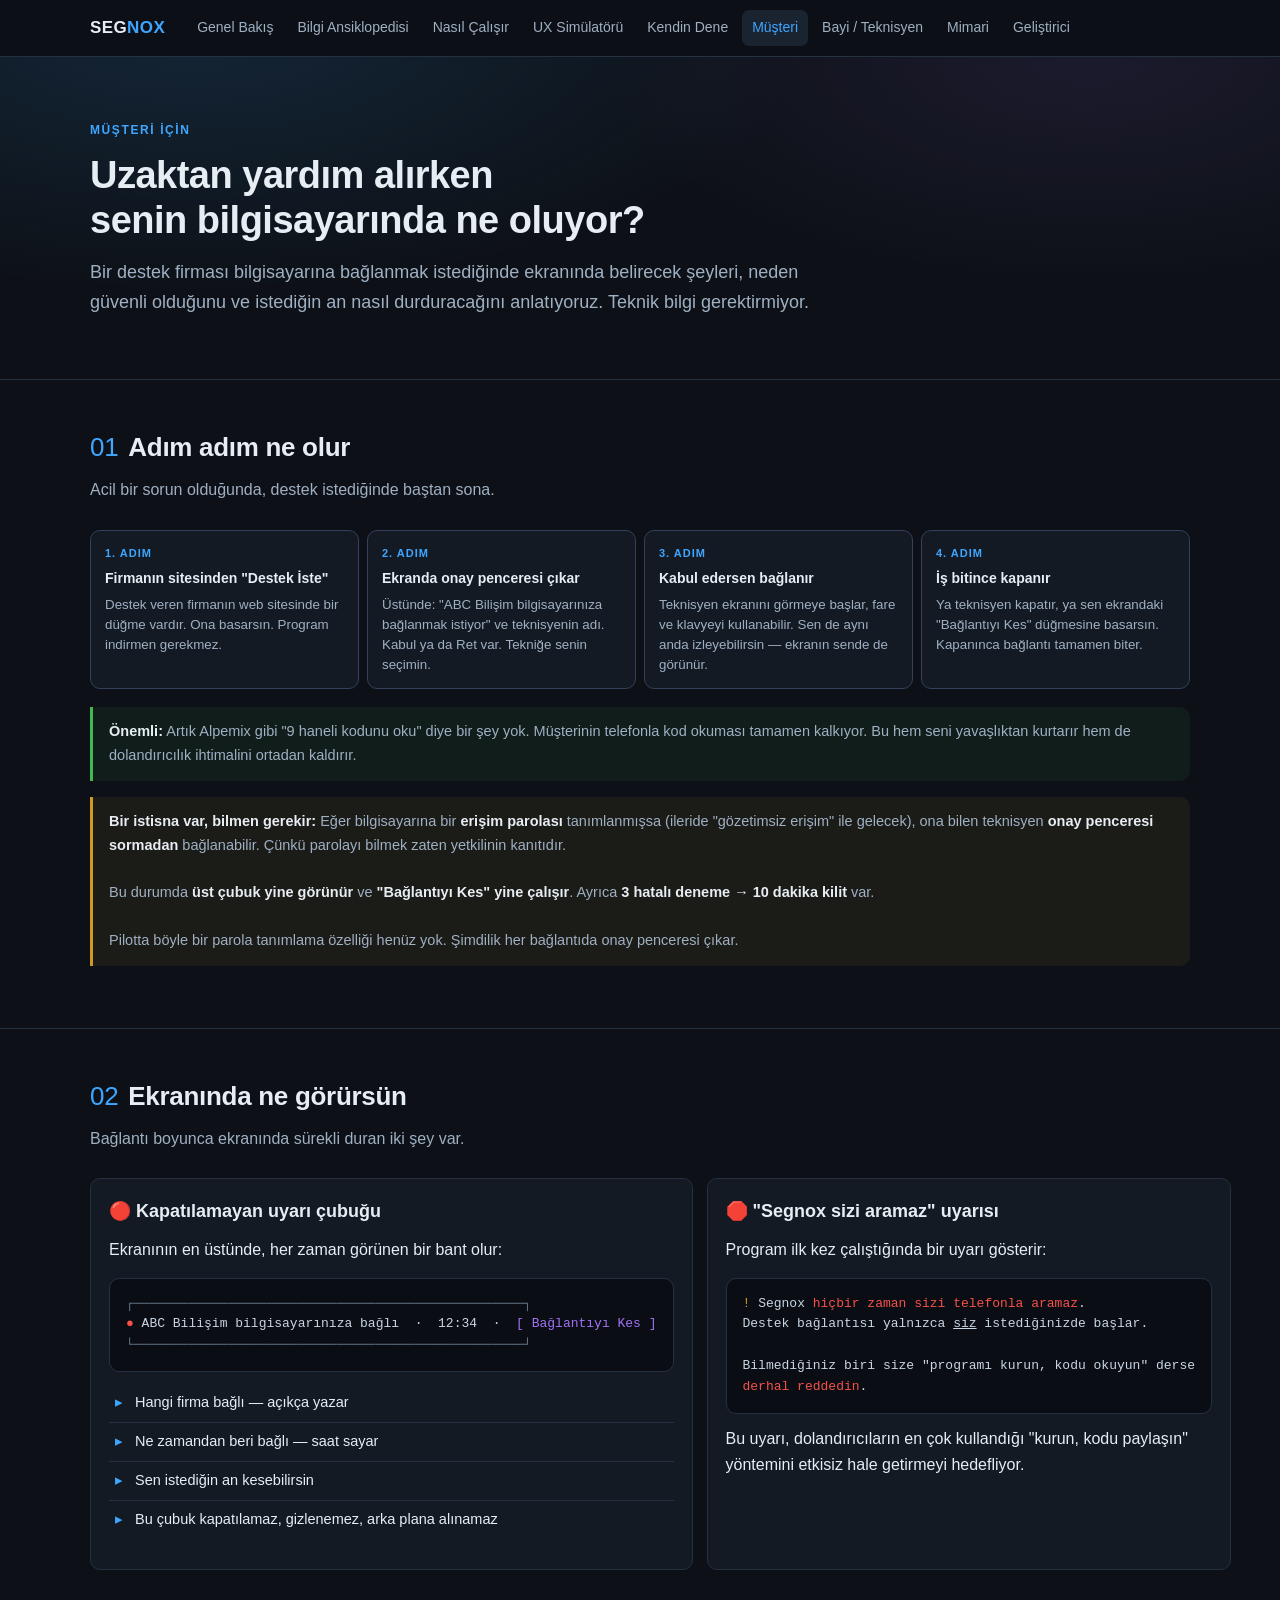
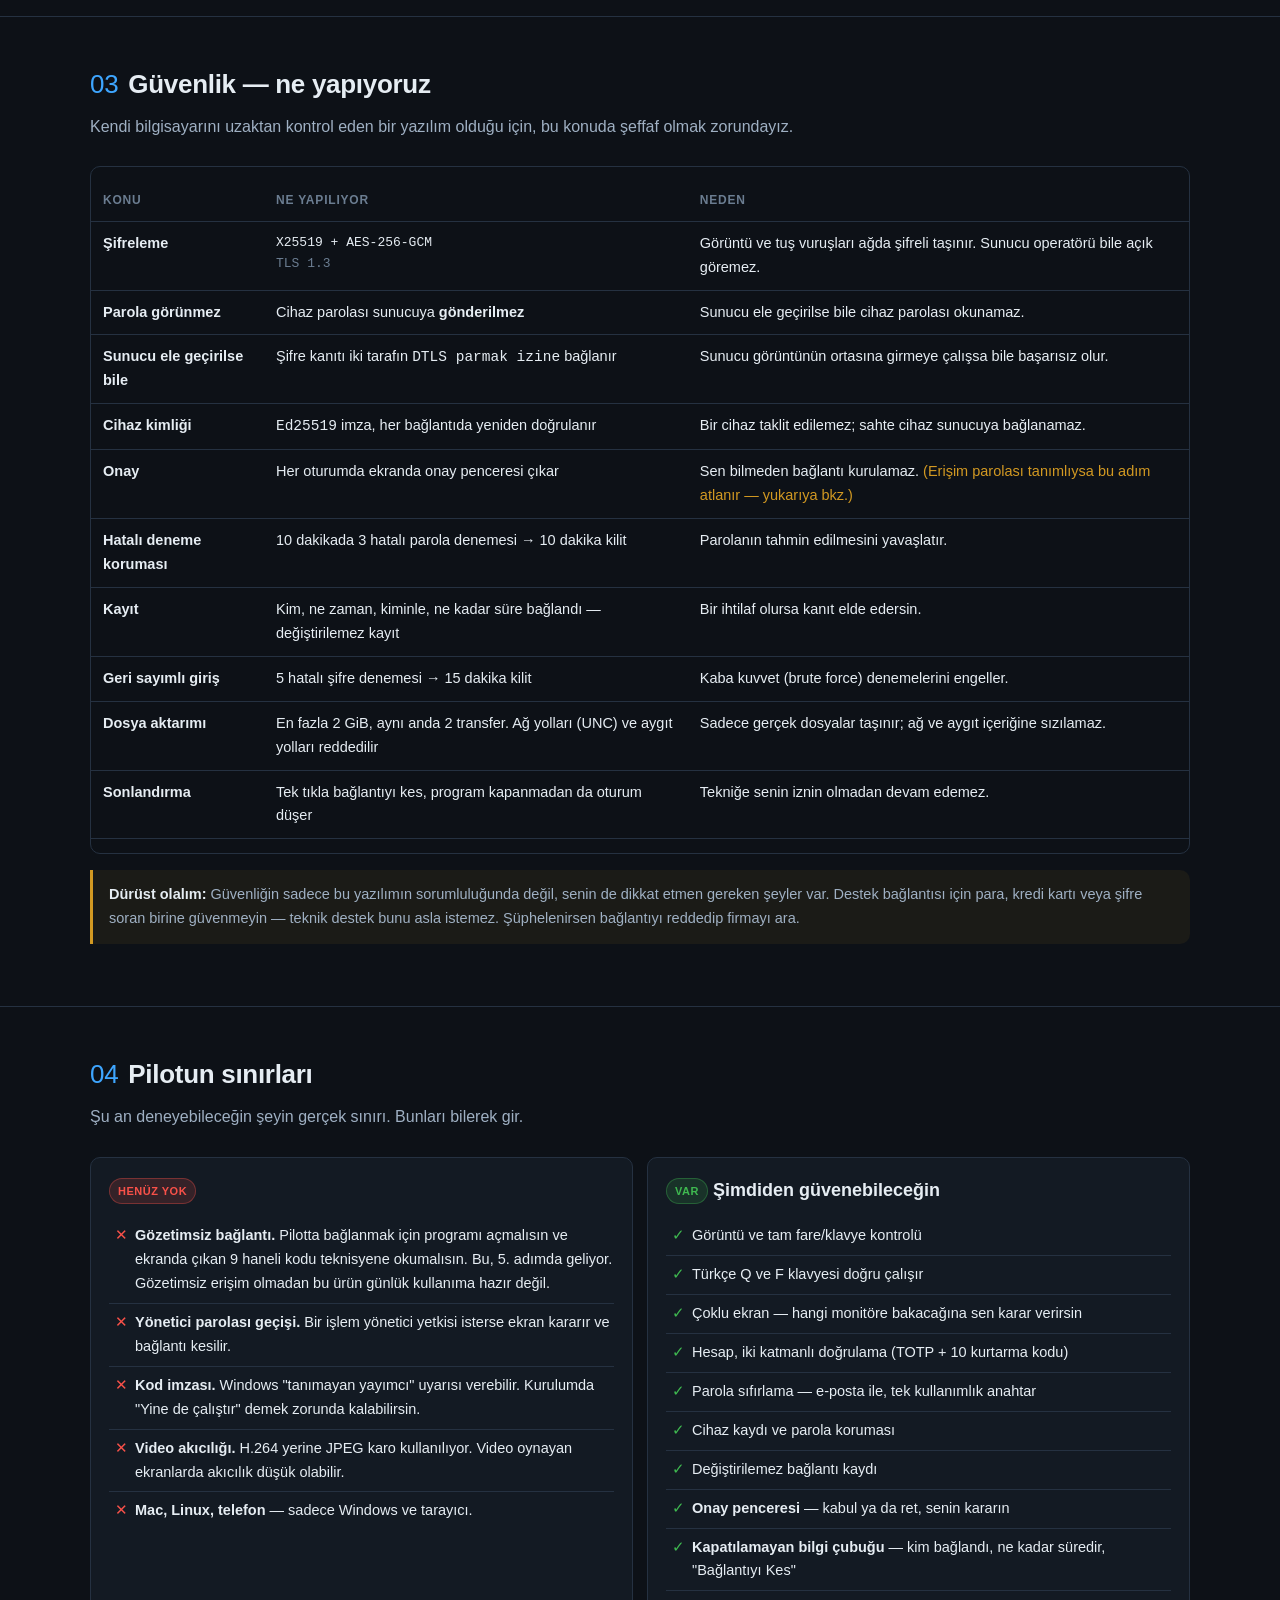
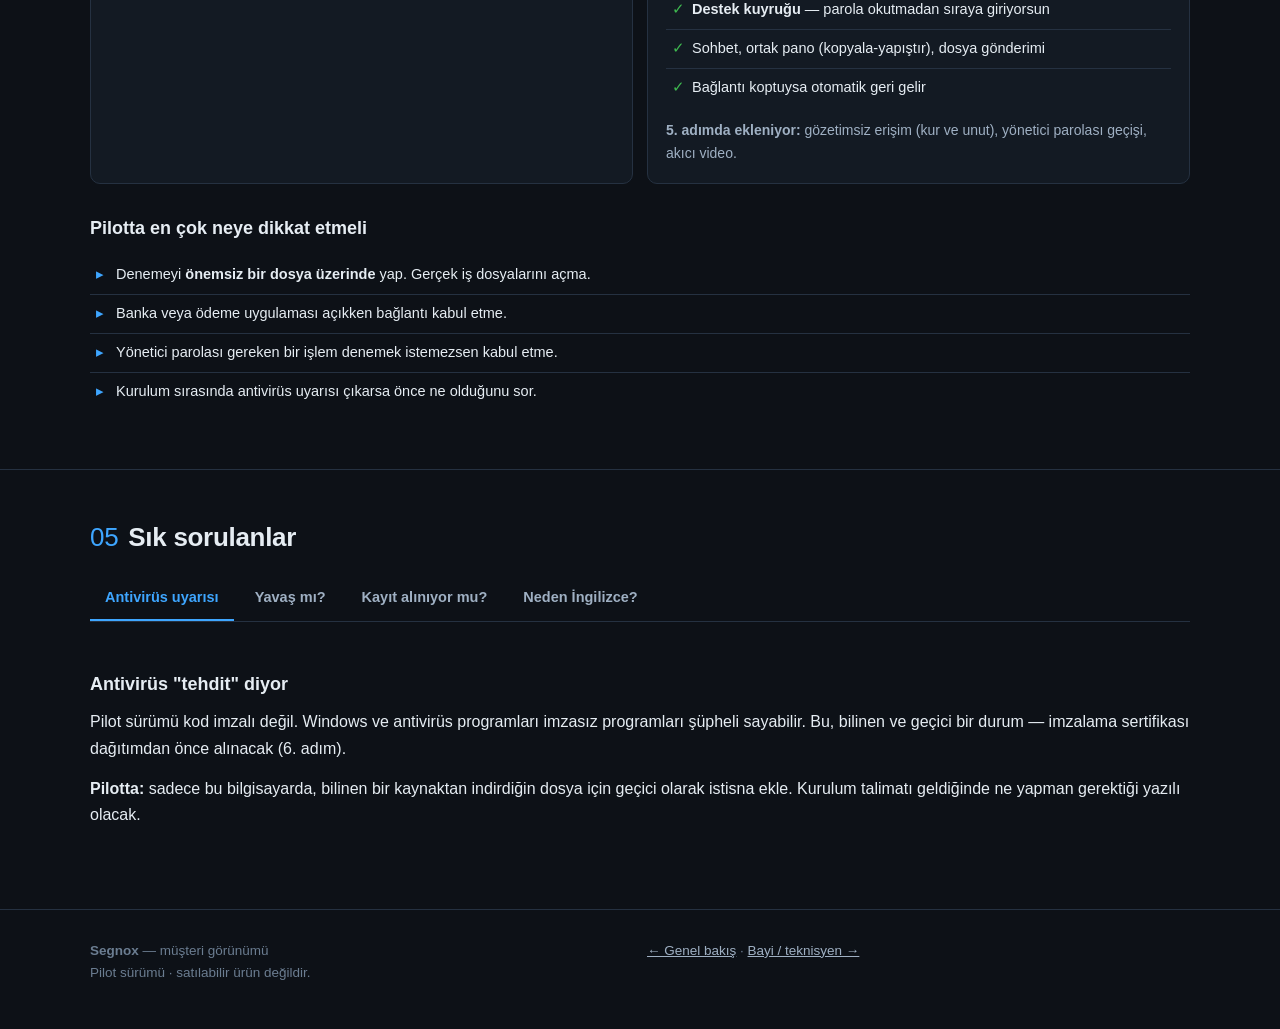
<file: musteri.html>
<!DOCTYPE html>
<html lang="tr">
<head>
<meta charset="utf-8">
<meta name="viewport" content="width=device-width, initial-scale=1">
<title>Müşteri — Segnox</title>
<link rel="stylesheet" href="assets/style.css">
</head>
<body>

<nav class="top">
  <div class="wrap">
    <a class="brand" href="index.html">SEG<span>NOX</span></a>
    <div class="links">
      <a href="index.html">Genel Bakış</a>
      <a href="bilgi.html">Bilgi Ansiklopedisi</a>
      <a href="nasil.html">Nasıl Çalışır</a>
      <a href="simulator.html">UX Simülatörü</a>
      <a href="basla.html">Kendin Dene</a>
      <a href="musteri.html" class="on">Müşteri</a>
      <a href="bayi.html">Bayi / Teknisyen</a>
      <a href="mimari.html">Mimari</a>
      <a href="gelistirici.html">Geliştirici</a>
    </div>
  </div>
</nav>

<header class="hero">
  <div class="wrap">
    <div class="eyebrow">Müşteri için</div>
    <h1>Uzaktan yardım alırken<br>senin bilgisayarında ne oluyor?</h1>
    <p>
      Bir destek firması bilgisayarına bağlanmak istediğinde ekranında belirecek
      şeyleri, neden güvenli olduğunu ve istediğin an nasıl durduracağını anlatıyoruz.
      Teknik bilgi gerektirmiyor.
    </p>
  </div>
</header>

<section>
  <div class="wrap">
    <h2><span class="n">01</span>Adım adım ne olur</h2>
    <p class="sub">Acil bir sorun olduğunda, destek istediğinde baştan sona.</p>

    <div class="flow">
      <div class="step">
        <div class="k">1. ADIM</div>
        <b>Firmanın sitesinden "Destek İste"</b>
        <small>Destek veren firmanın web sitesinde bir düğme vardır. Ona basarsın.
        Program indirmen gerekmez.</small>
      </div>
      <div class="step">
        <div class="k">2. ADIM</div>
        <b>Ekranda onay penceresi çıkar</b>
        <small>Üstünde: "ABC Bilişim bilgisayarınıza bağlanmak istiyor" ve
        teknisyenin adı. Kabul ya da Ret var. Tekniğe senin seçimin.</small>
      </div>
      <div class="step">
        <div class="k">3. ADIM</div>
        <b>Kabul edersen bağlanır</b>
        <small>Teknisyen ekranını görmeye başlar, fare ve klavyeyi kullanabilir.
        Sen de aynı anda izleyebilirsin — ekranın sende de görünür.</small>
      </div>
      <div class="step">
        <div class="k">4. ADIM</div>
        <b>İş bitince kapanır</b>
        <small>Ya teknisyen kapatır, ya sen ekrandaki "Bağlantıyı Kes"
        düğmesine basarsın. Kapanınca bağlantı tamamen biter.</small>
      </div>
    </div>

    <div class="note ok">
      <b>Önemli:</b> Artık Alpemix gibi "9 haneli kodunu oku" diye bir şey yok.
      Müşterinin telefonla kod okuması tamamen kalkıyor. Bu hem seni yavaşlıktan
      kurtarır hem de dolandırıcılık ihtimalini ortadan kaldırır.
    </div>

    <div class="note warn">
      <b>Bir istisna var, bilmen gerekir:</b> Eğer bilgisayarına bir
      <b>erişim parolası</b> tanımlanmışsa (ileride "gözetimsiz erişim" ile
      gelecek), ona bilen teknisyen <b>onay penceresi sormadan</b> bağlanabilir.
      Çünkü parolayı bilmek zaten yetkilinin kanıtıdır.
      <br><br>
      Bu durumda <b>üst çubuk yine görünür</b> ve <b>"Bağlantıyı Kes" yine
      çalışır</b>. Ayrıca <b>3 hatalı deneme → 10 dakika kilit</b> var.
      <br><br>
      Pilotta böyle bir parola tanımlama özelliği henüz yok. Şimdilik her
      bağlantıda onay penceresi çıkar.
    </div>
  </div>
</section>

<section>
  <div class="wrap">
    <h2><span class="n">02</span>Ekranında ne görürsün</h2>
    <p class="sub">Bağlantı boyunca ekranında sürekli duran iki şey var.</p>

    <div class="grid g2">
      <div class="card">
        <h3>🔴 Kapatılamayan uyarı çubuğu</h3>
        <p>Ekranının en üstünde, her zaman görünen bir bant olur:</p>
        <pre><code><span class="c-cm">┌──────────────────────────────────────────────────┐</span>
<span class="c-ba">●</span> ABC Bilişim bilgisayarınıza bağlı  ·  12:34  ·  <span class="c-key">[ Bağlantıyı Kes ]</span>
<span class="c-cm">└──────────────────────────────────────────────────┘</span></code></pre>
        <ul class="chk">
          <li>Hangi firma bağlı — açıkça yazar</li>
          <li>Ne zamandan beri bağlı — saat sayar</li>
          <li>Sen istediğin an kesebilirsin</li>
          <li>Bu çubuk kapatılamaz, gizlenemez, arka plana alınamaz</li>
        </ul>
      </div>

      <div class="card">
        <h3>🛑 "Segnox sizi aramaz" uyarısı</h3>
        <p>Program ilk kez çalıştığında bir uyarı gösterir:</p>
        <pre><code><span class="c-wa">!</span> Segnox <span class="c-ba">hiçbir zaman sizi telefonla aramaz</span>.
Destek bağlantısı yalnızca <u>siz</u> istediğinizde başlar.

Bilmediğiniz biri size "programı kurun, kodu okuyun" derse
<span class="c-ba">derhal reddedin</span>.</code></pre>
        <p>
          Bu uyarı, dolandırıcıların en çok kullandığı "kurun, kodu paylaşın"
          yöntemini etkisiz hale getirmeyi hedefliyor.
        </p>
      </div>
    </div>
  </div>
</section>

<section>
  <div class="wrap">
    <h2><span class="n">03</span>Güvenlik — ne yapıyoruz</h2>
    <p class="sub">Kendi bilgisayarını uzaktan kontrol eden bir yazılım olduğu için, bu konuda şeffaf olmak zorundayız.</p>

    <div class="tbl-wrap">
      <table>
        <thead><tr><th>Konu</th><th>Ne yapılıyor</th><th>Neden</th></tr></thead>
        <tbody>
          <tr>
            <td><b>Şifreleme</b></td>
            <td class="mono">X25519 + AES-256-GCM<br><span style="color:var(--fg3)">TLS 1.3</span></td>
            <td>Görüntü ve tuş vuruşları ağda şifreli taşınır. Sunucu operatörü bile açık göremez.</td>
          </tr>
          <tr>
            <td><b>Parola görünmez</b></td>
            <td>Cihaz parolası sunucuya <b>gönderilmez</b></td>
            <td>Sunucu ele geçirilse bile cihaz parolası okunamaz.</td>
          </tr>
          <tr>
            <td><b>Sunucu ele geçirilse bile</b></td>
            <td>Şifre kanıtı iki tarafın <span class="mono">DTLS parmak izine</span> bağlanır</td>
            <td>Sunucu görüntünün ortasına girmeye çalışsa bile başarısız olur.</td>
          </tr>
          <tr>
            <td><b>Cihaz kimliği</b></td>
            <td><span class="mono">Ed25519</span> imza, her bağlantıda yeniden doğrulanır</td>
            <td>Bir cihaz taklit edilemez; sahte cihaz sunucuya bağlanamaz.</td>
          </tr>
          <tr>
            <td><b>Onay</b></td>
            <td>Her oturumda ekranda onay penceresi çıkar</td>
            <td>Sen bilmeden bağlantı kurulamaz. <span style="color:var(--warn)">(Erişim parolası tanımlıysa bu adım atlanır — yukarıya bkz.)</span></td>
          </tr>
          <tr>
            <td><b>Hatalı deneme koruması</b></td>
            <td>10 dakikada 3 hatalı parola denemesi → 10 dakika kilit</td>
            <td>Parolanın tahmin edilmesini yavaşlatır.</td>
          </tr>
          <tr>
            <td><b>Kayıt</b></td>
            <td>Kim, ne zaman, kiminle, ne kadar süre bağlandı — değiştirilemez kayıt</td>
            <td>Bir ihtilaf olursa kanıt elde edersin.</td>
          </tr>
          <tr>
            <td><b>Geri sayımlı giriş</b></td>
            <td>5 hatalı şifre denemesi → 15 dakika kilit</td>
            <td>Kaba kuvvet (brute force) denemelerini engeller.</td>
          </tr>
          <tr>
            <td><b>Dosya aktarımı</b></td>
            <td>En fazla 2 GiB, aynı anda 2 transfer. Ağ yolları (UNC) ve aygıt yolları reddedilir</td>
            <td>Sadece gerçek dosyalar taşınır; ağ ve aygıt içeriğine sızılamaz.</td>
          </tr>
          <tr>
            <td><b>Sonlandırma</b></td>
            <td>Tek tıkla bağlantıyı kes, program kapanmadan da oturum düşer</td>
            <td>Tekniğe senin iznin olmadan devam edemez.</td>
          </tr>
        </tbody>
      </table>
    </div>

    <div class="note warn">
      <b>Dürüst olalım:</b> Güvenliğin sadece bu yazılımın sorumluluğunda değil,
      senin de dikkat etmen gereken şeyler var. Destek bağlantısı için para,
      kredi kartı veya şifre soran birine güvenmeyin — teknik destek bunu
      asla istemez. Şüphelenirsen bağlantıyı reddedip firmayı ara.
    </div>
  </div>
</section>

<section>
  <div class="wrap">
    <h2><span class="n">04</span>Pilotun sınırları</h2>
    <p class="sub">Şu an deneyebileceğin şeyin gerçek sınırı. Bunları bilerek gir.</p>

    <div class="grid g2">
      <div class="card">
        <h3><span class="badge b-bad">HENÜZ YOK</span></h3>
        <ul class="chk no">
          <li><b>Gözetimsiz bağlantı.</b> Pilotta bağlanmak için programı açmalısın
              ve ekranda çıkan 9 haneli kodu teknisyene okumalısın. Bu, 5. adımda
              geliyor. Gözetimsiz erişim olmadan bu ürün günlük kullanıma hazır değil.</li>
          <li><b>Yönetici parolası geçişi.</b> Bir işlem yönetici yetkisi isterse
              ekran kararır ve bağlantı kesilir.</li>
          <li><b>Kod imzası.</b> Windows "tanımayan yayımcı" uyarısı verebilir.
              Kurulumda "Yine de çalıştır" demek zorunda kalabilirsin.</li>
          <li><b>Video akıcılığı.</b> H.264 yerine JPEG karo kullanılıyor.
              Video oynayan ekranlarda akıcılık düşük olabilir.</li>
          <li><b>Mac, Linux, telefon</b> — sadece Windows ve tarayıcı.</li>
        </ul>
      </div>
      <div class="card">
        <h3><span class="badge b-ok">VAR</span> Şimdiden güvenebileceğin</h3>
        <ul class="chk yes">
          <li>Görüntü ve tam fare/klavye kontrolü</li>
          <li>Türkçe Q ve F klavyesi doğru çalışır</li>
          <li>Çoklu ekran — hangi monitöre bakacağına sen karar verirsin</li>
          <li>Hesap, iki katmanlı doğrulama (TOTP + 10 kurtarma kodu)</li>
          <li>Parola sıfırlama — e-posta ile, tek kullanımlık anahtar</li>
          <li>Cihaz kaydı ve parola koruması</li>
          <li>Değiştirilemez bağlantı kaydı</li>
          <li><b>Onay penceresi</b> — kabul ya da ret, senin kararın</li>
          <li><b>Kapatılamayan bilgi çubuğu</b> — kim bağlandı, ne kadar süredir, "Bağlantıyı Kes"</li>
          <li><b>Destek kuyruğu</b> — parola okutmadan sıraya giriyorsun</li>
          <li>Sohbet, ortak pano (kopyala-yapıştır), dosya gönderimi</li>
          <li>Bağlantı koptuysa otomatik geri gelir</li>
        </ul>
        <p style="font-size:14px;color:var(--fg2);margin-top:10px">
          <b>5. adımda ekleniyor:</b> gözetimsiz erişim (kur ve unut),
          yönetici parolası geçişi, akıcı video.
        </p>
      </div>
    </div>

    <h3>Pilotta en çok neye dikkat etmeli</h3>
    <ul class="chk">
      <li>Denemeyi <b>önemsiz bir dosya üzerinde</b> yap. Gerçek iş dosyalarını açma.</li>
      <li>Banka veya ödeme uygulaması açıkken bağlantı kabul etme.</li>
      <li>Yönetici parolası gereken bir işlem denemek istemezsen kabul etme.</li>
      <li>Kurulum sırasında antivirüs uyarısı çıkarsa önce ne olduğunu sor.</li>
    </ul>
  </div>
</section>

<section>
  <div class="wrap">
    <h2><span class="n">05</span>Sık sorulanlar</h2>
    <div class="tabs">
      <button class="on" onclick="t(this,0)">Antivirüs uyarısı</button>
      <button onclick="t(this,1)">Yavaş mı?</button>
      <button onclick="t(this,2)">Kayıt alınıyor mu?</button>
      <button onclick="t(this,3)">Neden İngilizce?</button>
    </div>

    <div class="tabpane on">
      <h3>Antivirüs "tehdit" diyor</h3>
      <p>
        Pilot sürümü kod imzalı değil. Windows ve antivirüs programları imzasız
        programları şüpheli sayabilir. Bu, bilinen ve geçici bir durum — imzalama
        sertifikası dağıtımdan önce alınacak (6. adım).
      </p>
      <p>
        <b>Pilotta:</b> sadece bu bilgisayarda, bilinen bir kaynaktan indirdiğin
        dosya için geçici olarak istisna ekle. Kurulum talimatı geldiğinde ne
        yapman gerektiği yazılı olacak.
      </p>
    </div>

    <div class="tabpane">
      <h3>Bağlantı hızlı mı?</h3>
      <p>
        Aynı ağda (aynı ofis, aynı ev) çok hızlı — doğrudan bağlantı kurulur,
        sunucu devreye hiç girmez. Farklı ağlarda (karşı taraf evde, sen ofiste)
        hız internet hızına bağlı. Kurumsal ağlarda veri aktarım sunucusundan
        geçtiği için biraz yavaş olabilir.
      </p>
      <p>
        <b>Pilot ölçümü:</b> bağlantı anında hangi yolun seçildiği kaydediliyor.
        İlk gerçek testlerden sonra net rakamları göreceğiz.
      </p>
    </div>

    <div class="tabpane">
      <h3>Bağlantılar kayıt altında mı?</h3>
      <p>
        Evet. Kim, ne zaman, hangi cihaza, ne kadar süreyle bağlandı bilgisi
        saklanır. Bu kayıt <b>değiştirilemez</b>: her satır bir öncekinin karmasını
        içerir, biri satırı değiştirirse zincir bozulur ve tespit edilir.
      </p>
      <p>
        <b>Kaydedilen:</b> bağlantı başlangıç/bitiş, cihaz, teknisyen, oturum süresi.
        <br>
        <b>Kaydedilmeyen planlanan:</b> ekran görüntüsünün içeriği (bu pilotta
        hiçbir görüntü diskte saklanmaz).
      </p>
    </div>

    <div class="tabpane">
      <h3>Arayüz İngilizce görünüyor</h3>
      <p>
        Teknik log'lar ve hata mesajları İngilizce bırakıldı — çünkü bunlar
        geliştiricinin okuması için yazılıyor. Kullanıcıya görünen metinlerin
        Türkçeye çevrilmesi planın yapılacakları arasında; bağlantı, onay ve
        kapatma ekranları öncelikli.
      </p>
    </div>
  </div>
</section>

<footer>
  <div class="wrap">
    <div class="grid g2">
      <div><b>Segnox</b> — müşteri görünümü<br>
        <span style="color:var(--fg3)">Pilot sürümü · satılabilir ürün değildir.</span></div>
      <div><a href="index.html">← Genel bakış</a> · <a href="bayi.html">Bayi / teknisyen →</a></div>
    </div>
  </div>
</footer>

<script>
function t(b,i){
  document.querySelectorAll('.tabs button').forEach(x=>x.classList.remove('on'));
  document.querySelectorAll('.tabpane').forEach(x=>x.classList.remove('on'));
  b.classList.add('on');
  document.querySelectorAll('.tabpane')[i].classList.add('on');
}
</script>
</body>
</html>
</file>
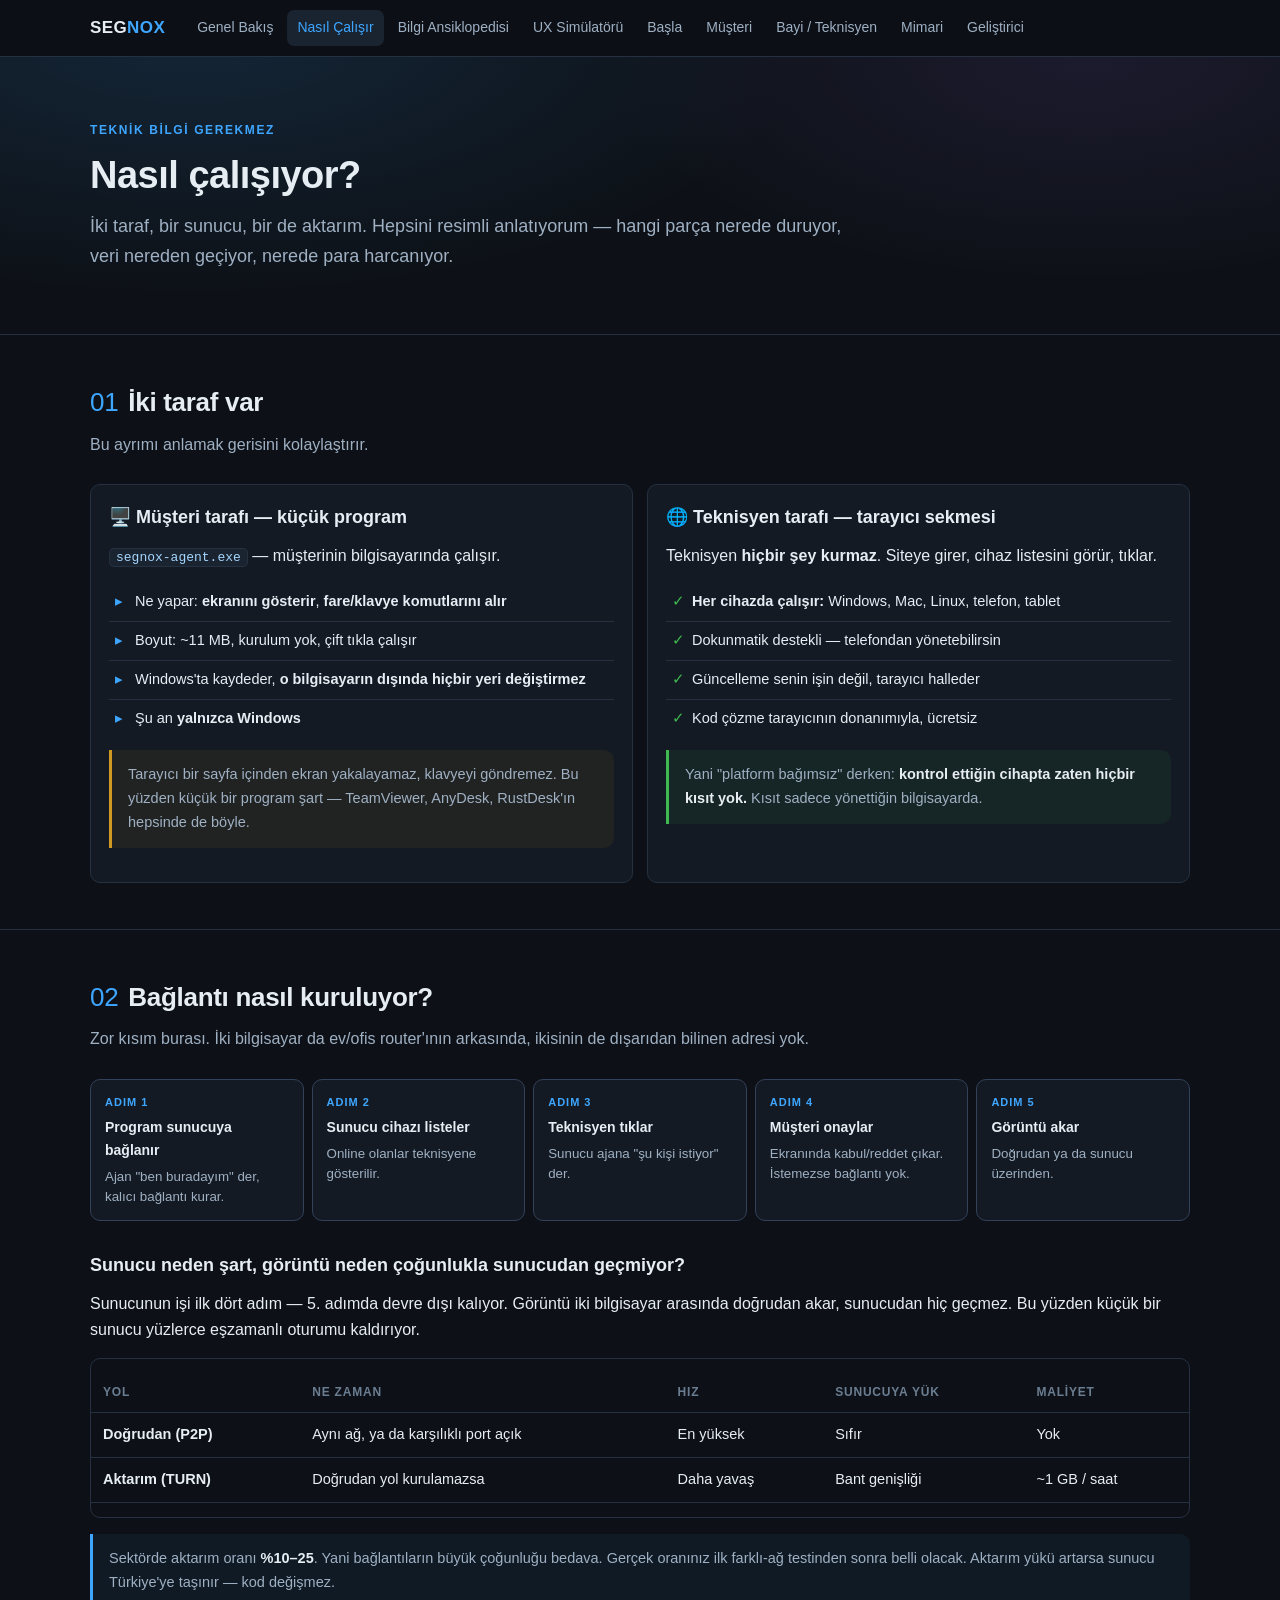
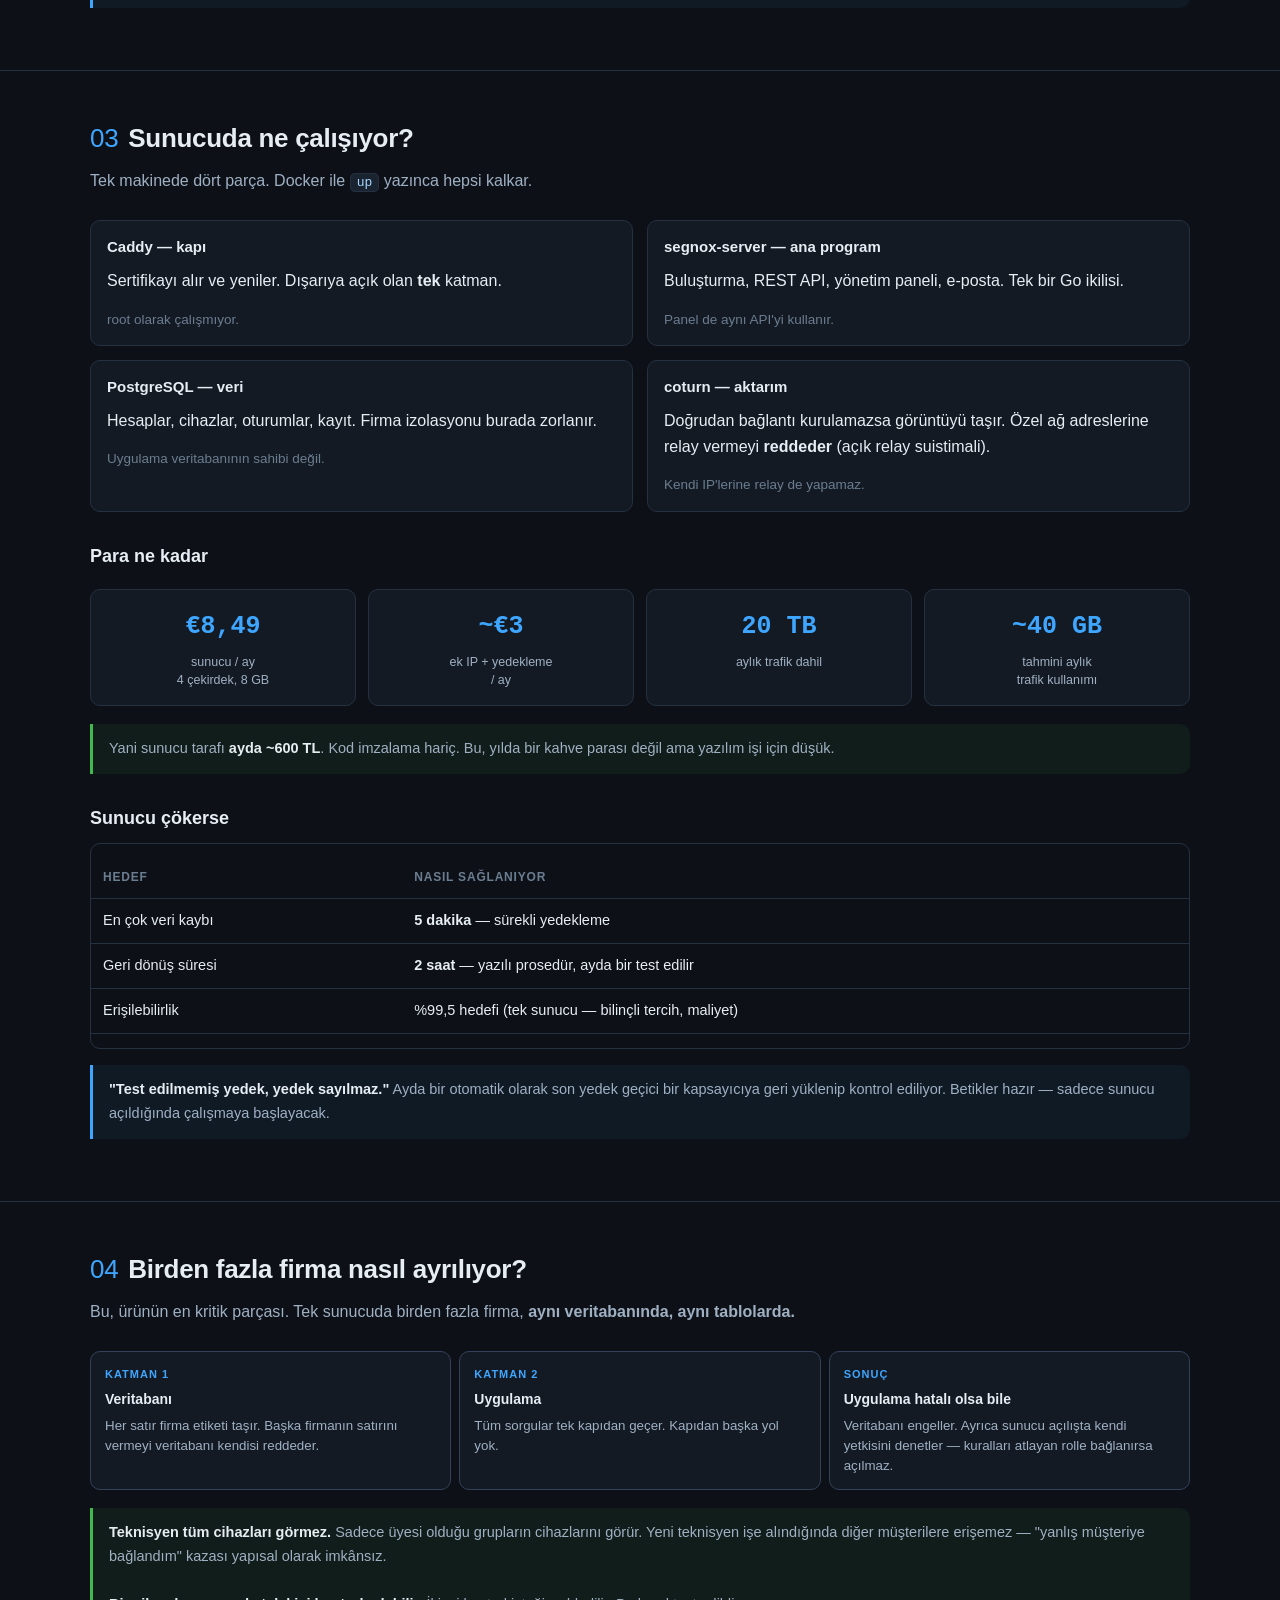
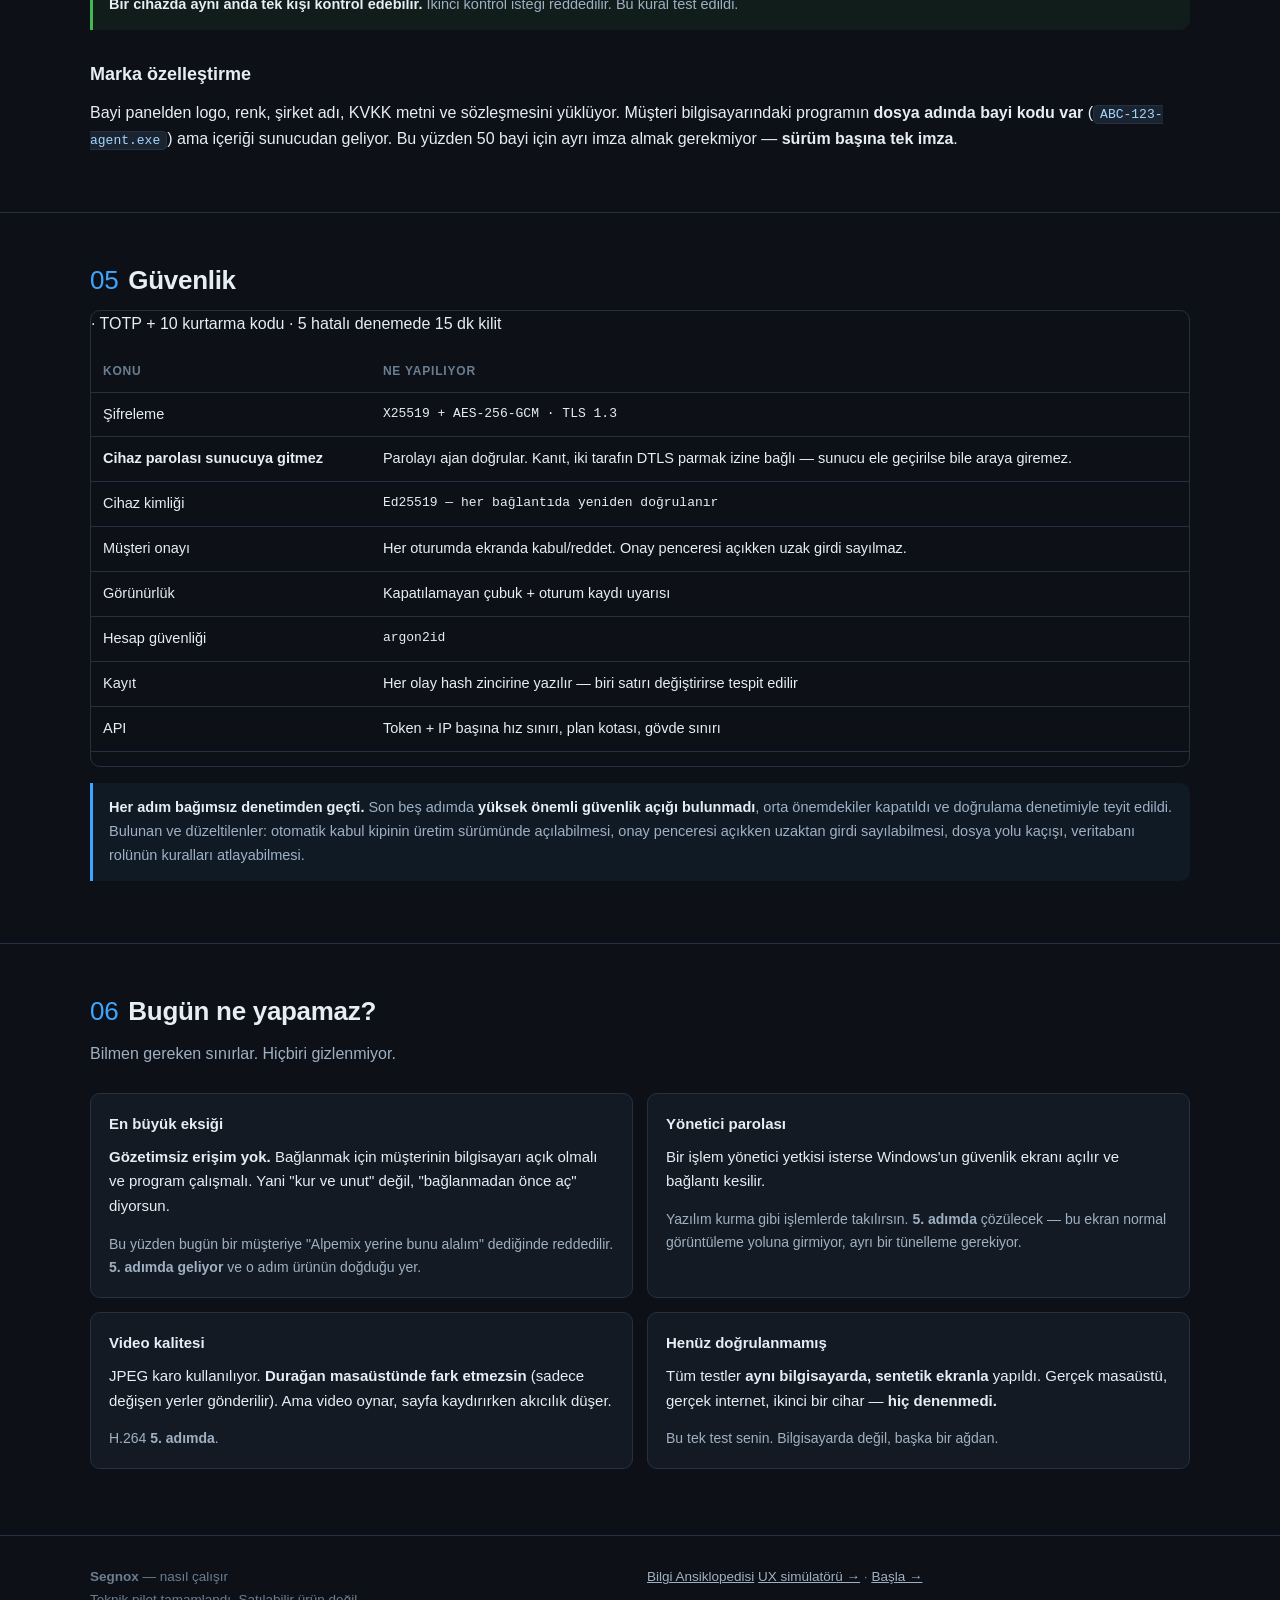
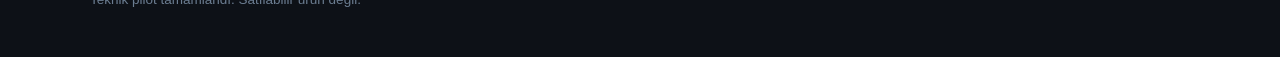
<file: nasil.html>
<!DOCTYPE html>
<html lang="tr">
<head>
<meta charset="utf-8">
<meta name="viewport" content="width=device-width, initial-scale=1">
<title>Nasıl Çalışır — Segnox</title>
<link rel="stylesheet" href="assets/style.css">
</head>
<body>

<nav class="top">
  <div class="wrap">
    <a class="brand" href="index.html">SEG<span>NOX</span></a>
    <div class="links">
      <a href="index.html">Genel Bakış</a>
      <a href="nasil.html" class="on">Nasıl Çalışır</a>
      <a href="bilgi.html">Bilgi Ansiklopedisi</a>
      <a href="simulator.html">UX Simülatörü</a>
      <a href="basla.html">Başla</a>
      <a href="musteri.html">Müşteri</a>
      <a href="bayi.html">Bayi / Teknisyen</a>
      <a href="mimari.html">Mimari</a>
      <a href="gelistirici.html">Geliştirici</a>
    </div>
  </div>
</nav>

<header class="hero">
  <div class="wrap">
    <div class="eyebrow">Teknik bilgi gerekmez</div>
    <h1>Nasıl çalışıyor?</h1>
    <p>
      İki taraf, bir sunucu, bir de aktarım. Hepsini resimli anlatıyorum —
      hangi parça nerede duruyor, veri nereden geçiyor, nerede para harcanıyor.
    </p>
  </div>
</header>

<!-- ======= İKİ TARAF ======= -->
<section>
  <div class="wrap">
    <h2><span class="n">01</span>İki taraf var</h2>
    <p class="sub">Bu ayrımı anlamak gerisini kolaylaştırır.</p>

    <div class="grid g2">
      <div class="card">
        <h3>🖥️ Müşteri tarafı — küçük program</h3>
        <p><code class="inl">segnox-agent.exe</code> — müşterinin bilgisayarında çalışır.</p>
        <ul class="chk">
          <li>Ne yapar: <b>ekranını gösterir</b>, <b>fare/klavye komutlarını alır</b></li>
          <li>Boyut: ~11 MB, kurulum yok, çift tıkla çalışır</li>
          <li>Windows'ta kaydeder, <b>o bilgisayarın dışında hiçbir yeri değiştirmez</b></li>
          <li>Şu an <b>yalnızca Windows</b></li>
        </ul>
        <div class="note warn" style="margin-top:12px">
          Tarayıcı bir sayfa içinden ekran yakalayamaz, klavyeyi
          göndremez. Bu yüzden küçük bir program şart — TeamViewer, AnyDesk,
          RustDesk'ın hepsinde de böyle.
        </div>
      </div>

      <div class="card">
        <h3>🌐 Teknisyen tarafı — tarayıcı sekmesi</h3>
        <p>Teknisyen <b>hiçbir şey kurmaz</b>. Siteye girer, cihaz listesini görür, tıklar.</p>
        <ul class="chk yes">
          <li><b>Her cihazda çalışır:</b> Windows, Mac, Linux, telefon, tablet</li>
          <li>Dokunmatik destekli — telefondan yönetebilirsin</li>
          <li>Güncelleme senin işin değil, tarayıcı halleder</li>
          <li>Kod çözme tarayıcının donanımıyla, ücretsiz</li>
        </ul>
        <div class="note ok" style="margin-top:12px">
          Yani "platform bağımsız" derken: <b>kontrol ettiğin cihapta zaten
          hiçbir kısıt yok.</b> Kısıt sadece yönettiğin bilgisayarda.
        </div>
      </div>
    </div>
  </div>
</section>

<!-- ======= BAĞLANTI ======= -->
<section>
  <div class="wrap">
    <h2><span class="n">02</span>Bağlantı nasıl kuruluyor?</h2>
    <p class="sub">
      Zor kısım burası. İki bilgisayar da ev/ofis router'ının arkasında,
      ikisinin de dışarıdan bilinen adresi yok.
    </p>

    <div class="flow">
      <div class="step">
        <div class="k">ADIM 1</div>
        <b>Program sunucuya bağlanır</b>
        <small>Ajan "ben buradayım" der, kalıcı bağlantı kurar.</small>
      </div>
      <div class="step">
        <div class="k">ADIM 2</div>
        <b>Sunucu cihazı listeler</b>
        <small>Online olanlar teknisyene gösterilir.</small>
      </div>
      <div class="step">
        <div class="k">ADIM 3</div>
        <b>Teknisyen tıklar</b>
        <small>Sunucu ajana "şu kişi istiyor" der.</small>
      </div>
      <div class="step">
        <div class="k">ADIM 4</div>
        <b>Müşteri onaylar</b>
        <small>Ekranında kabul/reddet çıkar. İstemezse bağlantı yok.</small>
      </div>
      <div class="step">
        <div class="k">ADIM 5</div>
        <b>Görüntü akar</b>
        <small>Doğrudan ya da sunucu üzerinden.</small>
      </div>
    </div>

    <h3>Sunucu neden şart, görüntü neden çoğunlukla sunucudan geçmiyor?</h3>
    <p>
      Sunucunun işi ilk dört adım — 5. adımda devre dışı kalıyor. Görüntü iki
      bilgisayar arasında doğrudan akar, sunucudan hiç geçmez. Bu yüzden küçük
      bir sunucu yüzlerce eşzamanlı oturumu kaldırıyor.
    </p>

    <div class="tbl-wrap">
      <table>
        <thead><tr><th>Yol</th><th>Ne zaman</th><th>Hız</th><th>Sunucuya yük</th><th>Maliyet</th></tr></thead>
        <tbody>
          <tr>
            <td><b>Doğrudan (P2P)</b></td>
            <td>Aynı ağ, ya da karşılıklı port açık</td>
            <td>En yüksek</td>
            <td>Sıfır</td>
            <td>Yok</td>
          </tr>
          <tr>
            <td><b>Aktarım (TURN)</b></td>
            <td>Doğrudan yol kurulamazsa</td>
            <td>Daha yavaş</td>
            <td>Bant genişliği</td>
            <td>~1 GB / saat</td>
          </tr>
        </tbody>
      </table>
    </div>
    <div class="note">
      Sektörde aktarım oranı <b>%10–25</b>. Yani bağlantıların büyük çoğunluğu
      bedava. Gerçek oranınız ilk farklı-ağ testinden sonra belli olacak.
      Aktarım yükü artarsa sunucu Türkiye'ye taşınır — kod değişmez.
    </div>
  </div>
</section>

<!-- ======= SUNUCU ======= -->
<section>
  <div class="wrap">
    <h2><span class="n">03</span>Sunucuda ne çalışıyor?</h2>
    <p class="sub">
      Tek makinede dört parça. Docker ile <code class="inl">up</code> yazınca hepsi kalkar.
    </p>

    <div class="grid g2">
      <div class="card tight">
        <h4>Caddy — kapı</h4>
        <p>Sertifikayı alır ve yeniler. Dışarıya açık olan <b>tek</b> katman.</p>
        <p style="color:var(--fg3);font-size:13.5px">root olarak çalışmıyor.</p>
      </div>
      <div class="card tight">
        <h4>segnox-server — ana program</h4>
        <p>Buluşturma, REST API, yönetim paneli, e-posta. Tek bir Go ikilisi.</p>
        <p style="color:var(--fg3);font-size:13.5px">Panel de aynı API'yi kullanır.</p>
      </div>
      <div class="card tight">
        <h4>PostgreSQL — veri</h4>
        <p>Hesaplar, cihazlar, oturumlar, kayıt. Firma izolasyonu burada zorlanır.</p>
        <p style="color:var(--fg3);font-size:13.5px">Uygulama veritabanının sahibi değil.</p>
      </div>
      <div class="card tight">
        <h4>coturn — aktarım</h4>
        <p>Doğrudan bağlantı kurulamazsa görüntüyü taşır. Özel ağ adreslerine
        relay vermeyi <b>reddeder</b> (açık relay suistimali).</p>
        <p style="color:var(--fg3);font-size:13.5px">Kendi IP'lerine relay de yapamaz.</p>
      </div>
    </div>

    <h3>Para ne kadar</h3>
    <div class="metrics">
      <div class="metric"><div class="v">€8,49</div><div class="l">sunucu / ay<br>4 çekirdek, 8 GB</div></div>
      <div class="metric"><div class="v">~€3</div><div class="l">ek IP + yedekleme<br>/ ay</div></div>
      <div class="metric"><div class="v">20 TB</div><div class="l">aylık trafik dahil</div></div>
      <div class="metric"><div class="v">~40 GB</div><div class="l">tahmini aylık<br>trafik kullanımı</div></div>
    </div>
    <div class="note ok">
      Yani sunucu tarafı <b>ayda ~600 TL</b>. Kod imzalama hariç. Bu, yılda
      bir kahve parası değil ama yazılım işi için düşük.
    </div>

    <h3>Sunucu çökerse</h3>
    <div class="tbl-wrap">
      <table>
        <thead><tr><th>Hedef</th><th>Nasıl sağlanıyor</th></tr></thead>
        <tbody>
          <tr><td>En çok veri kaybı</td><td><b>5 dakika</b> — sürekli yedekleme</td></tr>
          <tr><td>Geri dönüş süresi</td><td><b>2 saat</b> — yazılı prosedür, ayda bir test edilir</td></tr>
          <tr><td>Erişilebilirlik</td><td>%99,5 hedefi (tek sunucu — bilinçli tercih, maliyet)</td></tr>
        </tbody>
      </table>
    </div>
    <div class="note">
      <b>"Test edilmemiş yedek, yedek sayılmaz."</b> Ayda bir otomatik olarak
      son yedek geçici bir kapsayıcıya geri yüklenip kontrol ediliyor. Betikler
      hazır — sadece sunucu açıldığında çalışmaya başlayacak.
    </div>
  </div>
</section>

<!-- ======= ÇOKLU FİRMA ======= -->
<section>
  <div class="wrap">
    <h2><span class="n">04</span>Birden fazla firma nasıl ayrılıyor?</h2>
    <p class="sub">
      Bu, ürünün en kritik parçası. Tek sunucuda birden fazla firma, <b>aynı
      veritabanında, aynı tablolarda.</b>
    </p>

    <div class="flow">
      <div class="step">
        <div class="k">KATMAN 1</div>
        <b>Veritabanı</b>
        <small>Her satır firma etiketi taşır. Başka firmanın satırını vermeyi
        veritabanı kendisi reddeder.</small>
      </div>
      <div class="step">
        <div class="k">KATMAN 2</div>
        <b>Uygulama</b>
        <small>Tüm sorgular tek kapıdan geçer. Kapıdan başka yol yok.</small>
      </div>
      <div class="step">
        <div class="k">SONUÇ</div>
        <b>Uygulama hatalı olsa bile</b>
        <small>Veritabanı engeller. Ayrıca sunucu açılışta kendi yetkisini
        denetler — kuralları atlayan rolle bağlanırsa açılmaz.</small>
      </div>
    </div>

    <div class="note ok">
      <b>Teknisyen tüm cihazları görmez.</b> Sadece üyesi olduğu grupların
      cihazlarını görür. Yeni teknisyen işe alındığında diğer müşterilere
      erişemez — "yanlış müşteriye bağlandım" kazası yapısal olarak imkânsız.
      <br><br>
      <b>Bir cihazda aynı anda tek kişi kontrol edebilir.</b> İkinci kontrol
      isteği reddedilir. Bu kural test edildi.
    </div>

    <h3>Marka özelleştirme</h3>
    <p>
      Bayi panelden logo, renk, şirket adı, KVKK metni ve sözleşmesini yüklüyor.
      Müşteri bilgisayarındaki programın <b>dosya adında bayi kodu var</b>
      (<code class="inl">ABC-123-agent.exe</code>) ama içeriği sunucudan geliyor.
      Bu yüzden 50 bayi için ayrı imza almak gerekmiyor — <b>sürüm başına tek imza</b>.
    </p>
  </div>
</section>

<!-- ======= GÜVENLİK ======= -->
<section>
  <div class="wrap">
    <h2><span class="n">05</span>Güvenlik</h2>

    <div class="tbl-wrap">
      <table>
        <thead><tr><th>Konu</th><th>Ne yapılıyor</th></tr></thead>
        <tbody>
          <tr><td>Şifreleme</td>
              <td class="mono">X25519 + AES-256-GCM · TLS 1.3</td></tr>
          <tr><td><b>Cihaz parolası sunucuya gitmez</b></td>
              <td>Parolayı ajan doğrular. Kanıt, iki tarafın DTLS parmak
              izine bağlı — sunucu ele geçirilse bile araya giremez.</td></tr>
          <tr><td>Cihaz kimliği</td>
              <td class="mono">Ed25519 — her bağlantıda yeniden doğrulanır</td></tr>
          <tr><td>Müşteri onayı</td>
              <td>Her oturumda ekranda kabul/reddet. Onay penceresi açıkken
              uzak girdi sayılmaz.</td></tr>
          <tr><td>Görünürlük</td>
              <td>Kapatılamayan çubuk + oturum kaydı uyarısı</td></tr>
          <tr><td>Hesap güvenliği</td>
              <td class="mono">argon2id</td> · TOTP + 10 kurtarma kodu ·
              5 hatalı denemede 15 dk kilit</tr>
          <tr><td>Kayıt</td>
              <td>Her olay hash zincirine yazılır — biri satırı değiştirirse
              tespit edilir</td></tr>
          <tr><td>API</td>
              <td>Token + IP başına hız sınırı, plan kotası, gövde sınırı</td></tr>
        </tbody>
      </table>
    </div>

    <div class="note">
      <b>Her adım bağımsız denetimden geçti.</b> Son beş adımda
      <b>yüksek önemli güvenlik açığı bulunmadı</b>, orta önemdekiler kapatıldı
      ve doğrulama denetimiyle teyit edildi. Bulunan ve düzeltilenler:
      otomatik kabul kipinin üretim sürümünde açılabilmesi, onay penceresi
      açıkken uzaktan girdi sayılabilmesi, dosya yolu kaçışı, veritabanı
      rolünün kuralları atlayabilmesi.
    </div>
  </div>
</section>

<!-- ======= EKSİKLER ======= -->
<section>
  <div class="wrap">
    <h2><span class="n">06</span>Bugün ne yapamaz?</h2>
    <p class="sub">Bilmen gereken sınırlar. Hiçbiri gizlenmiyor.</p>

    <div class="grid g2">
      <div class="card">
        <h4>En büyük eksiği</h4>
        <p style="font-size:15px">
          <b>Gözetimsiz erişim yok.</b> Bağlanmak için müşterinin bilgisayarı
          açık olmalı ve program çalışmalı. Yani "kur ve unut" değil,
          "bağlanmadan önce aç" diyorsun.
        </p>
        <p style="font-size:14px;color:var(--fg2)">
          Bu yüzden bugün bir müşteriye "Alpemix yerine bunu alalım" dediğinde
          reddedilir. <b>5. adımda geliyor</b> ve o adım ürünün doğduğu yer.
        </p>
      </div>

      <div class="card">
        <h4>Yönetici parolası</h4>
        <p style="font-size:15px">
          Bir işlem yönetici yetkisi isterse Windows'un güvenlik ekranı açılır
          ve bağlantı kesilir.
        </p>
        <p style="font-size:14px;color:var(--fg2)">
          Yazılım kurma gibi işlemlerde takılırsın. <b>5. adımda</b> çözülecek —
          bu ekran normal görüntüleme yoluna girmiyor, ayrı bir tünelleme
          gerekiyor.
        </p>
      </div>

      <div class="card">
        <h4>Video kalitesi</h4>
        <p style="font-size:15px">
          JPEG karo kullanılıyor. <b>Durağan masaüstünde fark etmezsin</b>
          (sadece değişen yerler gönderilir). Ama video oynar, sayfa kaydırırken
          akıcılık düşer.
        </p>
        <p style="font-size:14px;color:var(--fg2)">H.264 <b>5. adımda</b>.</p>
      </div>

      <div class="card">
        <h4>Henüz doğrulanmamış</h4>
        <p style="font-size:15px">
          Tüm testler <b>aynı bilgisayarda, sentetik ekranla</b> yapıldı.
          Gerçek masaüstü, gerçek internet, ikinci bir cihar — <b>hiç denenmedi.</b>
        </p>
        <p style="font-size:14px;color:var(--fg2)">
          Bu tek test senin. Bilgisayarda değil, başka bir ağdan.
        </p>
      </div>
    </div>
  </div>
</section>

<footer>
  <div class="wrap">
    <div class="grid g2">
      <div><b>Segnox</b> — nasıl çalışır<br>
        <span style="color:var(--fg3)">Teknik pilot tamamlandı. Satılabilir ürün değil.</span></div>
      <div><a href="bilgi.html">Bilgi Ansiklopedisi</a>
      <a href="simulator.html">UX simülatörü →</a> ·
           <a href="basla.html">Başla →</a></div>
    </div>
  </div>
</footer>

</body>
</html>
</file>
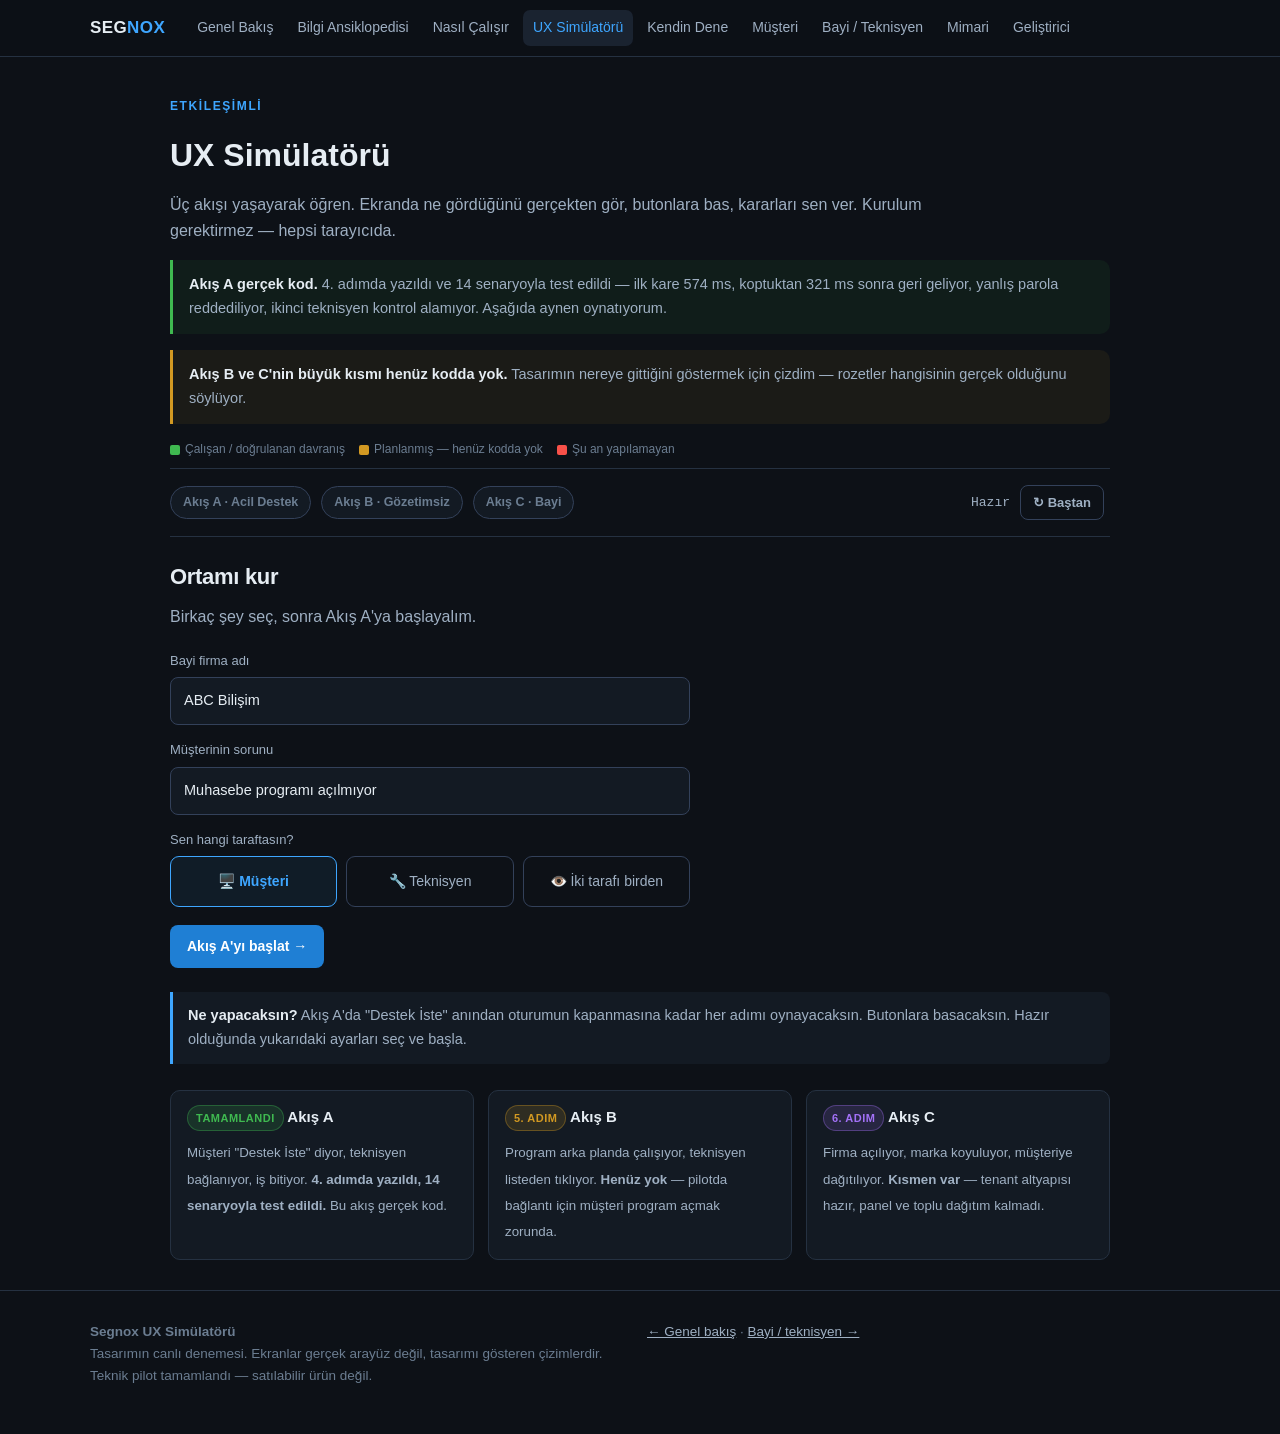
<file: simulator.html>
<!DOCTYPE html>
<html lang="tr">
<head>
<meta charset="utf-8">
<meta name="viewport" content="width=device-width, initial-scale=1">
<title>UX Simülatörü — Segnox</title>
<link rel="stylesheet" href="assets/style.css">
<style>
/* ---- simulator only ---- */
.sim-wrap { max-width: 980px; margin: 0 auto; padding: 0 20px; }

.sim-bar {
  position: sticky; top: 56px; z-index: 40;
  background: var(--bg); border-bottom: 1px solid var(--line);
  padding: 12px 0; margin-bottom: 22px;
}
.sim-bar .row { display: flex; gap: 10px; align-items: center; flex-wrap: wrap; }
.sim-bar .lbl { font-size: 13px; color: var(--fg3); }

.pill2 {
  padding: 5px 12px; border-radius: 20px; font-size: 12.5px;
  font-weight: 700; border: 1px solid var(--line2); background: var(--bg2);
  color: var(--fg3); cursor: default;
}
.pill2.on { background: rgba(62,166,255,.14); border-color: rgba(62,166,255,.5); color: var(--acc); }
.pill2.done { background: rgba(63,185,80,.13); border-color: rgba(63,185,80,.4); color: var(--ok); }

.simstep { font-size: 13px; color: var(--fg2); font-family: var(--mono); }

/* ekran cercevesi */
.win {
  background: #0e1319; border: 1px solid var(--line2); border-radius: 12px;
  overflow: hidden; box-shadow: 0 18px 50px rgba(0,0,0,.5); margin: 18px 0;
}
.win-bar {
  background: linear-gradient(#2b3441,#232b36); border-bottom: 1px solid var(--line);
  padding: 9px 13px; display: flex; align-items: center; gap: 9px;
  font-size: 12.5px; color: #c3ceda;
}
.win-bar .dots { display: flex; gap: 5px; }
.win-bar .dot { width: 10px; height: 10px; border-radius: 50%; }
.win-bar .url {
  flex: 1; background: #151b23; border: 1px solid var(--line);
  border-radius: 6px; padding: 3px 9px; font-size: 11.5px;
  color: var(--fg2); font-family: var(--mono);
}
.win-body { padding: 20px; min-height: 190px; }

.mock-nav { display: flex; gap: 16px; font-size: 13px; color: var(--fg2); margin-bottom: 18px; }
.mock-nav b { color: var(--fg); }

.btn {
  display: inline-block; background: var(--acc2); color: #fff;
  border: 0; border-radius: 8px; padding: 10px 17px; font: inherit;
  font-weight: 600; font-size: 14px; cursor: pointer; margin: 4px 6px 4px 0;
  transition: .12s;
}
.btn:hover { background: var(--acc); }
.btn.ghost { background: transparent; border: 1px solid var(--line2); color: var(--fg2); }
.btn.ghost:hover { border-color: var(--acc); color: var(--fg); }
.btn.danger { background: #b3261e; }
.btn.danger:hover { background: var(--bad); }
.btn.ok { background: #1a7f37; }
.btn.ok:hover { background: var(--ok); }
.btn[disabled] { opacity: .45; cursor: not-allowed; }

.say {
  background: var(--bg2); border-left: 3px solid var(--acc);
  border-radius: 0 8px 8px 0; padding: 12px 15px; margin: 16px 0;
  font-size: 14.5px; color: var(--fg2);
}
.say b { color: var(--fg); }

/* onay penceresi */
.dialog {
  background: #151b23; border: 1px solid var(--line2); border-radius: 10px;
  padding: 20px; max-width: 470px; margin: 0 auto;
  box-shadow: 0 12px 40px rgba(0,0,0,.6);
}
.dialog h4 { margin: 0 0 6px; font-size: 16px; }
.dialog .sub2 { color: var(--fg2); font-size: 13.5px; margin-bottom: 16px; }
.dialog .who {
  display: flex; gap: 11px; align-items: center; margin-bottom: 16px;
  padding: 11px; background: var(--bg3); border-radius: 8px;
}
.dialog .avatar {
  width: 38px; height: 38px; border-radius: 8px; flex-shrink: 0;
  background: var(--acc2); display: grid; place-items: center;
  font-weight: 700; font-size: 15px; color: #fff;
}
.dialog .who b { display: block; font-size: 14px; }
.dialog .who small { color: var(--fg2); font-size: 12.5px; }
.ask { display: flex; gap: 8px; margin-top: 4px; }

/* kapatilamayan cubuk */
.infobar {
  background: linear-gradient(90deg,#7a1d1d,#b3261e);
  color: #fff; padding: 10px 14px; display: flex; align-items: center;
  gap: 12px; font-size: 13.5px; font-weight: 600; flex-wrap: wrap;
  position: sticky; top: 0;
}
.infobar .live { width: 9px; height: 9px; border-radius: 50%; background: #fff; animation: bl 1.3s infinite; }
@keyframes bl { 0%,100%{opacity:1} 50%{opacity:.25} }
.infobar .who2 { font-weight: 800; }
.infobar .tm { opacity: .85; font-family: var(--mono); font-size: 12.5px; margin-left: auto; }
.infobar .btn { padding: 5px 12px; font-size: 12.5px; margin: 0; background: rgba(0,0,0,.32); }
.infobar .btn:hover { background: rgba(0,0,0,.55); }

/* cihaz listesi */
.devlist { display: grid; gap: 9px; }
.dev {
  display: flex; align-items: center; gap: 12px; padding: 12px 14px;
  background: var(--bg2); border: 1px solid var(--line); border-radius: 9px;
  text-align: left; width: 100%; cursor: pointer; transition: .12s;
}
.dev:hover { border-color: var(--acc); }
.dev.sel { border-color: var(--acc); background: rgba(62,166,255,.07); }
.dev .st { width: 9px; height: 9px; border-radius: 50%; background: var(--ok); flex-shrink: 0; }
.dev .st.off { background: var(--fg3); }
.dev .nm { font-weight: 600; font-size: 14px; }
.dev .me { color: var(--fg3); font-size: 12px; margin-top: 2px; }
.dev .go { margin-left: auto; }

/* kuyruk */
.queue { display: grid; gap: 10px; }
.qitem {
  display: flex; gap: 13px; align-items: center; padding: 13px 15px;
  background: var(--bg2); border: 1px solid var(--acc); border-radius: 9px;
  box-shadow: 0 0 0 3px rgba(62,166,255,.09);
}
.qitem .n { font-weight: 700; font-size: 14.5px; }
.qitem .d { color: var(--fg2); font-size: 13px; margin-top: 2px; }
.qitem .side { margin-left: auto; text-align: right; }

/* sohbet */
.chat {
  background: #0a0e14; border: 1px solid var(--line); border-radius: 9px;
  padding: 13px; height: 210px; overflow-y: auto; display: flex;
  flex-direction: column; gap: 9px;
}
.msg { max-width: 78%; padding: 8px 12px; border-radius: 12px; font-size: 13.5px; line-height: 1.45; }
.msg.them { background: #23303f; align-self: flex-start; border-bottom-left-radius: 3px; }
.msg.me { background: var(--acc2); align-self: flex-end; border-bottom-right-radius: 3px; color: #fff; }
.chat-in { display: flex; gap: 8px; margin-top: 10px; }
.chat-in input {
  flex: 1; background: var(--bg3); border: 1px solid var(--line2);
  border-radius: 8px; padding: 9px 12px; color: var(--fg); font: inherit; font-size: 13.5px;
}

/* uzak ekran sahte goruntu */
.fake-screen {
  background: linear-gradient(#1b2634,#141d28); border: 1px solid var(--line2);
  border-radius: 9px; padding: 0; overflow: hidden;
}
.fs-bar { background: #2b3441; padding: 7px 11px; font-size: 11.5px; color: #c3ceda; display: flex; gap: 7px; align-items: center; }
.fs-body { padding: 15px; min-height: 168px; }
.fs-line { height: 10px; background: #2a3949; border-radius: 4px; margin-bottom: 9px; }
.fs-line.w70 { width: 70%; } .fs-line.w45 { width: 45%; } .fs-line.w90 { width: 90%; }
.fs-msgbox { background: #fff; color: #222; border-radius: 6px; padding: 13px; margin-top: 12px; font-size: 12.5px; font-family: var(--mono); }

.toolbar2 { display: flex; gap: 5px; flex-wrap: wrap; background: var(--bg3); border: 1px solid var(--line); border-radius: 9px; padding: 7px; margin-bottom: 12px; }
.toolbar2 span { font-size: 12px; color: var(--fg2); background: var(--bg2); border: 1px solid var(--line); border-radius: 6px; padding: 5px 10px; }
.toolbar2 span.on { background: var(--acc2); color: #fff; border-color: var(--acc2); }

.side-panel { display: grid; grid-template-columns: 1fr 290px; gap: 14px; align-items: start; }
@media (max-width: 820px) { .side-panel { grid-template-columns: 1fr; } }

.kvrow { display: flex; justify-content: space-between; padding: 7px 0; border-bottom: 1px solid var(--line); font-size: 13px; }
.kvrow:last-child { border-bottom: 0; }
.kvrow span { color: var(--fg3); }
.kvrow b { font-family: var(--mono); font-size: 12.5px; }

.next-row { display: flex; gap: 10px; align-items: center; flex-wrap: wrap; margin-top: 20px; padding-top: 18px; border-top: 1px solid var(--line); }

.setup-form { display: grid; gap: 14px; max-width: 520px; margin: 20px 0; }
.setup-form label { display: block; font-size: 13px; color: var(--fg2); margin-bottom: 6px; }
.setup-form input[type=text], .setup-form select {
  width: 100%; background: var(--bg2); border: 1px solid var(--line2);
  border-radius: 8px; padding: 11px 13px; color: var(--fg); font: inherit; font-size: 14.5px;
}
.radio-row { display: grid; grid-template-columns: repeat(3,1fr); gap: 9px; }
@media (max-width: 640px) { .radio-row { grid-template-columns: 1fr; } }
.radio-row label {
  border: 1px solid var(--line2); border-radius: 9px; padding: 13px;
  cursor: pointer; text-align: center; font-size: 14px; margin: 0; transition: .12s;
}
.radio-row input { display: none; }
.radio-row input:checked + span { color: var(--acc); font-weight: 700; }
.radio-row label:has(input:checked) { border-color: var(--acc); background: rgba(62,166,255,.07); }

.legend { display: flex; gap: 14px; flex-wrap: wrap; font-size: 12px; color: var(--fg3); margin-top: 10px; }
.legend i { display: inline-block; width: 10px; height: 10px; border-radius: 2px; margin-right: 5px; vertical-align: middle; }
</style>
</head>
<body>

<nav class="top">
  <div class="wrap">
    <a class="brand" href="index.html">SEG<span>NOX</span></a>
    <div class="links">
      <a href="index.html">Genel Bakış</a>
      <a href="bilgi.html">Bilgi Ansiklopedisi</a>
      <a href="nasil.html">Nasıl Çalışır</a>
      <a href="simulator.html" class="on">UX Simülatörü</a>
      <a href="basla.html">Kendin Dene</a>
      <a href="musteri.html">Müşteri</a>
      <a href="bayi.html">Bayi / Teknisyen</a>
      <a href="mimari.html">Mimari</a>
      <a href="gelistirici.html">Geliştirici</a>
    </div>
  </div>
</nav>

<div class="sim-wrap">

<header style="padding:40px 0 8px;border-bottom:1px solid var(--line);margin-bottom:0">
  <div class="eyebrow">Etkileşimli</div>
  <h1 style="font-size:32px;margin:0 0 10px">UX Simülatörü</h1>
  <p style="color:var(--fg2);max-width:760px">
    Üç akışı yaşayarak öğren. Ekranda ne gördüğünü gerçekten gör, butonlara
    bas, kararları sen ver. Kurulum gerektirmez — hepsi tarayıcıda.
  </p>
  <div class="note ok"><b>Akış A gerçek kod.</b> 4. adımda yazıldı ve 14 senaryoyla
    test edildi — ilk kare 574 ms, koptuktan 321 ms sonra geri geliyor, yanlış parola
    reddediliyor, ikinci teknisyen kontrol alamıyor. Aşağıda aynen oynatıyorum.</div>
  <div class="note warn"><b>Akış B ve C'nin büyük kısmı henüz kodda yok.</b> Tasarımın
    nereye gittiğini göstermek için çizdim — rozetler hangisinin gerçek olduğunu söylüyor.</div>
  <div class="legend">
    <span><i style="background:var(--ok)"></i>Çalışan / doğrulanan davranış</span>
    <span><i style="background:var(--warn)"></i>Planlanmış — henüz kodda yok</span>
    <span><i style="background:var(--bad)"></i>Şu an yapılamayan</span>
  </div>
</header>

<div class="sim-bar">
  <div class="row">
    <span class="pill2" id="pA">Akış A · Acil Destek</span>
    <span class="pill2" id="pB">Akış B · Gözetimsiz</span>
    <span class="pill2" id="pC">Akış C · Bayi</span>
    <span style="flex:1"></span>
    <span class="simstep" id="stepLbl">Hazır</span>
    <button class="btn ghost" style="padding:6px 12px;font-size:13px" onclick="restart()">↻ Baştan</button>
  </div>
</div>

<div id="stage"></div>

</div>

<footer style="border-top:1px solid var(--line);margin-top:30px">
  <div class="wrap">
    <div class="grid g2">
      <div><b>Segnox UX Simülatörü</b><br>
        <span style="color:var(--fg3)">Tasarımın canlı denemesi. Ekranlar gerçek arayüz değil,
        tasarımı gösteren çizimlerdir. Teknik pilot tamamlandı — satılabilir ürün değil.</span></div>
      <div><a href="index.html">← Genel bakış</a> · <a href="bayi.html">Bayi / teknisyen →</a></div>
    </div>
  </div>
</footer>

<script>
/* ============ durum ============ */
var S = {
  flow: 'setup',       // setup | A | B | C
  role: 'musteri',     // musteri | teknisyen
  step: 0,
  firm: 'ABC Bilişim',
  issue: 'Muhasebe programı açılmıyor',
  chat: []
};
var DONE = {A:0, B:0, C:0};

/* ============ yardimcilar ============ */
function el(id){ return document.getElementById(id); }
function esc(s){ return String(s).replace(/&/g,'&amp;').replace(/</g,'&lt;'); }

function win(icon, title, url, body){
  return '<div class="win"><div class="win-bar">' +
    '<div class="dots"><span class="dot" style="background:#ff5f57"></span><span class="dot" style="background:#febc2e"></span><span class="dot" style="background:#28c840"></span></div>' +
    '<span>'+icon+'</span><b style="font-weight:600">'+title+'</b>' +
    (url ? '<span class="url">'+esc(url)+'</span>' : '<span style="flex:1"></span>') +
    '</div><div class="win-body">'+body+'</div></div>';
}

function screen(inner){ return el('stage').innerHTML = inner; }

function progress(flow, i, total){
  el('stepLbl').textContent = 'Adım ' + (i+1) + ' / ' + total;
  ['A','B','C'].forEach(function(f){
    var p = el('p'+f);
    p.className = 'pill2' + (f===flow ? ' on' : (DONE[f]>=fTotals[f] ? ' done' : ''));
  });
}

var fTotals = {A:1, B:1, C:1};

/* ============ KURULUM ============ */
function setup(){
  S.flow='setup'; S.step=0; S.chat=[];
  screen(
    '<h2 style="font-size:22px;margin-top:8px">Ortamı kur</h2>' +
    '<p style="color:var(--fg2)">Birkaç şey seç, sonra Akış A\'ya başlayalım.</p>' +

    '<div class="setup-form">' +
      '<div><label>Bayi firma adı</label><input type="text" id="fFirm" value="ABC Bilişim"></div>' +
      '<div><label>Müşterinin sorunu</label><input type="text" id="fIssue" value="Muhasebe programı açılmıyor"></div>' +
      '<div><label>Sen hangi taraftasın?</label>' +
        '<div class="radio-row">' +
          '<label><input type="radio" name="role" value="musteri" checked><span>🖥️ Müşteri</span></label>' +
          '<label><input type="radio" name="role" value="teknisyen"><span>🔧 Teknisyen</span></label>' +
          '<label><input type="radio" name="role" value="baki"><span>👁️ İki tarafı birden</span></label>' +
        '</div></div>' +
      '<div><button class="btn" onclick="startA()">Akış A\'yı başlat →</button></div>' +
    '</div>' +

    '<div class="say"><b>Ne yapacaksın?</b> Akış A\'da "Destek İste" anından oturumun ' +
    'kapanmasına kadar her adımı oynayacaksın. Butonlara basacaksın. Hazır olduğunda ' +
    'yukarıdaki ayarları seç ve başla.</div>' +

    '<div class="grid g3" style="margin-top:26px">' +
      '<div class="card tight"><h4><span class="badge b-ok">TAMAMLANDI</span> Akış A</h4><small style="color:var(--fg2)">' +
      'Müşteri "Destek İste" diyor, teknisyen bağlanıyor, iş bitiyor. ' +
      '<b>4. adımda yazıldı, 14 senaryoyla test edildi.</b> Bu akış gerçek kod.</small></div>' +
      '<div class="card tight"><h4><span class="badge b-warn">5. ADIM</span> Akış B</h4><small style="color:var(--fg2)">' +
      'Program arka planda çalışıyor, teknisyen listeden tıklıyor. ' +
      '<b>Henüz yok</b> — pilotda bağlantı için müşteri program açmak zorunda.</small></div>' +
      '<div class="card tight"><h4><span class="badge b-pur">6. ADIM</span> Akış C</h4><small style="color:var(--fg2)">' +
      'Firma açılıyor, marka koyuluyor, müşteriye dağıtılıyor. ' +
      '<b>Kısmen var</b> — tenant altyapısı hazır, panel ve toplu dağıtım kalmadı.</small></div>' +
    '</div>'
  );
}

function readSetup(){
  S.firm = el('fFirm').value.trim() || 'ABC Bilişim';
  S.issue = el('fIssue').value.trim() || 'Destek talebi';
  var r = document.querySelector('input[name=role]:checked');
  S.role = r ? r.value : 'musteri';
}

function startA(){ readSetup(); S.flow='A'; S.step=0; S.chat=[]; renderA(); }

/* ============ AKIS A ============ */
var A = {
  musteri: [
    { t:'Müşterinin bilgisayarı — firmanın web sitesi',
      h:function(){ return win('🌐', S.firm, 'https://'+slug(S.firm)+'.com/destek',
        '<div class="mock-nav"><b>'+esc(S.firm)+'</b><span>Ürünler</span><span>Hakkımızda</span><span>İletişim</span><span style="color:var(--acc)">Destek</span></div>' +
        '<div style="text-align:center;padding:24px 10px">' +
          '<div style="font-size:30px">🛠️</div>' +
          '<h3 style="margin:10px 0 6px">Teknik destek gerekiyor mu?</h3>' +
          '<p style="color:var(--fg2);max-width:430px;margin:0 auto 18px">' +
          'Müşterilerimiz site üzerinden bağlanır. Kurulum yok, parola okunmaz.</p>' +
          '<button class="btn" data-go="1">💬 Destek İste</button>' +
        '</div>' +
        '<div style="border-top:1px solid var(--line);padding-top:13px;font-size:13px;color:var(--fg3)">' +
        '<b style="color:var(--fg2)">Bu siteye biri gömüyor:</b> ' +
        '<code style="font-family:var(--mono);font-size:12px">&lt;script src="destek.js"&gt;&lt;/script&gt;</code> — ' +
        'düğme otomatik oluşur.</div>'
      ); },
      d:function(){ return 'Firmanın web sitesinde bir destek düğmesi var. Müşteri siteye girip ona basar. Program indirmez, parola okumaz.'; },
      a:'[[1]] Destek İste\'ye bas' },

    { t:'Segnox çalışıyor, kuyruğa girdin',
      h:function(){ return win('🪟', S.firm+' — Segnox', null,
        '<div style="max-width:430px;margin:0 auto;text-align:center">' +
          '<div style="width:62px;height:62px;border-radius:16px;background:var(--acc2);margin:0 auto 16px;display:grid;place-items:center;font-size:28px">S</div>' +
          '<h3 style="margin:0 0 5px">Destek talebin gönderildi</h3>' +
          '<p style="color:var(--fg2);font-size:14px">Sıraya alındın. Sıradaki teknisyen seni çağıracak.</p>' +
          '<div style="background:var(--bg3);border:1px solid var(--line);border-radius:9px;padding:15px;margin:18px 0">' +
            '<div class="kvrow"><span>Sıra</span><b>2. sıra</b></div>' +
            '<div class="kvrow"><span>Sorumlu</span><b>Ali K. (teknisyen)</b></div>' +
            '<div class="kvrow"><span>Bekleme</span><b>00:47</b></div>' +
          '</div>' +
          '<p style="font-size:12.5px;color:var(--fg3)">Bilgisayarında açık kalsın. Ekranın görülebilir olmalı.</p>' +
          '<button class="btn" data-go="2">⏭ Beklemeden geç (teknisyen gönderiyor)</button>' +
        '</div>'
      ); },
      d:function(){ return 'Talep düştü. Program zaten çalışıyor — 9 haneli kod okutmak yok. Bekleme ekranı kuyruk durumunu ve sorumlu teknisyeni gösteriyor.'; },
      a:'[[2]] Devam' },

    { t:'Onay penceresi — KARAR SENİN',
      h:function(){ return win('🪟', S.firm+' — Segnox', null,
        '<div class="dialog">' +
          '<h4>Uzak bağlantı isteği</h4>' +
          '<div class="sub2">Birisi bilgisayarına bağlanmak istiyor. Sen karar ver.</div>' +
          '<div class="who"><div class="avatar">'+esc(init(S.firm))+'</div>' +
            '<div><b>'+esc(S.firm)+'</b><small>Teknisyen: Ali K. · İstanbul, 10.24.3.17</small></div></div>' +
          '<p style="font-size:13.5px;color:var(--fg2);margin:0 0 4px">Bağlantı sırasında teknisyen ekranını görür ve ' +
          'fare/klavyeyi kullanabilir. Oturum kaydedilir.</p>' +
          '<div class="ask">' +
            '<button class="btn ok" data-go="4">✓ Kabul et</button>' +
            '<button class="btn danger" data-go="5">✕ Reddet</button>' +
          '</div>' +
          '<p style="font-size:12px;color:var(--fg3);margin:14px 0 0">Bu pencere <b>kapatılamaz</b> ve kendiliğinden kaybolmaz.</p>' +
        '</div>'
      ); },
      d:function(){ return 'Kritik ekran. Kim, nereden, hangi yetkiyle bağlanmak istiyor — hepsi yazılı. Kabul edersen teknisyen girer. Reddetersen hiçbir şey olmaz ve kayda geçer.'; },
      a:'Kabul et / Reddet' },

    { t:'[RED] Reddettin — ne oldu?',
      h:function(){ return win('🪟', S.firm+' — Segnox', null,
        '<div style="max-width:430px;margin:0 auto;text-align:center">' +
          '<div style="font-size:44px">✓</div>' +
          '<h3 style="margin:8px 0 6px">Bağlantı reddedildi</h3>' +
          '<p style="color:var(--fg2);font-size:14px">Hiçbir şey paylaşılmadı. Olay kayda geçti.</p>' +
          '<div style="background:var(--bg3);border:1px solid var(--line);border-radius:9px;padding:13px;margin:18px 0;text-align:left">' +
            '<div class="kvrow"><span>Karar</span><b>red</b></div>' +
            '<div class="kvrow"><span>Teknisyen</span><b>Ali K.</b></div>' +
            '<div class="kvrow"><span>Kayıt</span><b>audit #4471</b></div>' +
          '</div>' +
          '<button class="btn ghost" data-go="1">↻ Yeni talep gönder</button>' +
        '</div>'
      ); },
      d:function(){ return 'Reddetmek de bir güvenlik olayı — kayıt altına alınır. Ekran görüntüsü, dosya, hiçbir şey paylaşılmadı.'; },
      a:'[[1]] Baştan' },

    { t:'Bağlandı — kapatılamayan çubuk',
      h:function(){ return win('🖥️', 'Masaüstü — ' + S.firm + ' destek altında', null,
        '<div class="infobar"><span class="live"></span>' +
          '<span class="who2">'+esc(S.firm)+'</span> bilgisayarınıza bağlı' +
          '<span class="tm">00:01:24</span>' +
          '<button class="btn" data-go="7">Bağlantıyı Kes</button></div>' +
        '<div class="fake-screen" style="margin-top:14px">' +
          '<div class="fs-bar">📁 Dosya Gezgini — Hakedişler</div>' +
          '<div class="fs-body">' +
            '<div class="fs-line w90"></div><div class="fs-line w70"></div><div class="fs-line w45"></div>' +
            '<div class="fs-msgbox">Hata: "MikroSoft Visual FoxPro" iç hatası<br><br>' +
            '<span style="color:#c00">Fatal exception: e06d7363</span><br>' +
            'Program adı: muhasebe.exe</div>' +
          '</div>' +
        '</div>' +
        '<div style="display:flex;gap:9px;align-items:center;margin-top:13px;font-size:13px;color:var(--fg2)">' +
          '<span class="badge b-bad">● REC</span> ' +
          '<button class="btn ghost" style="padding:6px 13px;font-size:13px" data-go="6">💬 Sohbeti aç</button>' +
        '</div>'
      ); },
      d:function(){ return 'Ekranın en üstünde kapatılamayan bant: kimin bağlandığı, ne kadar süredir, ve "Bağlantıyı Kes". Bu bant gizlenemez, arka plana alınamaz, kapatılamaz. ' +
        'Aynı zamanda sağ altta kayıt uyarısı var — bu oturum kaydediliyor.'; },
      a:'[[6]] Sohbeti aç' },

    { t:'Sohbet — aynı anda iki taraf',
      h:function(){ return win('🖥️', 'Masaüstü', null,
        '<div class="infobar"><span class="live"></span><span class="who2">'+esc(S.firm)+'</span> bilgisayarınıza bağlı' +
          '<span class="tm">00:03:02</span><button class="btn" data-go="7">Bağlantıyı Kes</button></div>' +
        '<div style="display:grid;grid-template-columns:1fr 300px;gap:13px;margin-top:14px">' +
          '<div class="fake-screen"><div class="fs-bar">🔧 Ayarlar — Windows Update</div>' +
          '<div class="fs-body"><div class="fs-line w70"></div><div class="fs-line w90"></div><div class="fs-line w45"></div></div></div>' +
          '<div>' +
            '<div style="font-size:12.5px;color:var(--fg3);margin-bottom:7px">SOHBET</div>' +
            '<div class="chat">' +
              '<div class="msg them">Merhaba Ali Bey, program açılmıyor.</div>' +
              '<div class="msg me">Merhaba, bakıyorum. Hata ne diyor?</div>' +
              '<div class="msg them">Visual FoxPro iç hatası diyor.</div>' +
              '<div class="msg me">Anladım, Visual FoxPro bileşeni eksik. Onu yeniden kuruyorum.</div>' +
            '</div>' +
            '<div class="chat-in"><input placeholder="Mesaj yaz…" value="Teşekkürler">' +
            '<button class="btn" style="padding:8px 14px">Gönder</button></div>' +
          '</div>' +
        '</div>'
      ); },
      d:function(){ return 'Sohbet iki taraflı. Müşteri ne yapıldığını anında görüyor — sürpriz olmuyor. Aynı kanaldan dosya da gönderilebilir.'; },
      a:'[[7]] Oturumu bitir' },

    { t:'Bağlantı kesildi — kayıt',
      h:function(){ return win('🪟', 'Segnox', null,
        '<div style="max-width:460px;margin:0 auto;text-align:center">' +
          '<div style="font-size:44px">✅</div>' +
          '<h3 style="margin:8px 0 6px">Oturum tamamlandı</h3>' +
          '<p style="color:var(--fg2);font-size:14px">Süre 14 dakika 22 saniye. Görüntü kaydı <b>alınmadı</b>.</p>' +
          '<div style="background:var(--bg3);border:1px solid var(--line);border-radius:9px;padding:13px;margin:18px 0;text-align:left">' +
            '<div class="kvrow"><span>Başlangıç</span><b>14:02</b></div>' +
            '<div class="kvrow"><span>Bitiş</span><b>14:16</b></div>' +
            '<div class="kvrow"><span>Teknisyen</span><b>Ali K.</b></div>' +
            '<div class="kvrow"><span>Kapsam</span><b>görüntü · girdi · pano</b></div>' +
          '</div>' +
          '<button class="btn" onclick="goC()">Akış C\'yi gör →</button>' +
          '<button class="btn ghost" onclick="setup()">↻ Baştan</button>' +
        '</div>'
      ); },
      d:function(){ return 'Kapanışta ne olduğu yazılı. Görüntü kaydı almak ayrı bir özellik — pilotta kapalı.'; },
      a:'Akış C\'ye geç' }
  ],

  teknisyen: [
    { t:'Konsol — açık cihazlar',
      h:function(){ return win('🔧', S.firm+' — Segnox Konsol', 'https://destek.segnox.com/konsol',
        '<div class="toolbar2"><span class="on">Cihazlar</span><span>Kuyruk</span><span>Geçmiş</span><span>Raporlar</span><span>Ayarlar</span></div>' +
        '<div class="devlist">' +
          devRow('Ofis-PC-01','Zeynep K. · Windows 11 · 2 dk önce') +
          devRow('Muhasebe-WS','Müdür · Windows 10 · şimdi') +
          devRow('Kasa-PC','Ahmet · Windows 11 · 18 dk önce') +
        '</div>' +
        '<div class="say" style="margin-top:16px">Sol üstteki <b>Kuyruk</b> sekmesine tıkla — ' +
        'müşterinin talebi orada.</div>' +
        '<button class="btn" data-go="1">Kuyruğu aç</button>'
      ); },
      d:function(){ return 'Teknisyen konsolu tarayıcıda açılır, kurulum yok. Cihaz listesi gruplara göre filtrelenir — yalnızca üyesi olduğun gruplar görünür.'; },
      a:'Kuyruğu aç' },

    { t:'Kuyruk — talep geldi',
      h:function(){ return win('🔧', S.firm+' — Segnox Konsol', 'https://destek.segnox.com/konsol/kuyruk',
        '<div class="toolbar2"><span>Cihazlar</span><span class="on">Kuyruk</span><span>Geçmiş</span><span>Raporlar</span></div>' +
        '<div class="queue">' +
          '<div class="qitem"><div class="avatar" style="width:34px;height:34px;border-radius:8px;background:var(--acc2);display:grid;place-items:center;font-weight:700;font-size:14px">M</div>' +
            '<div><div class="n">Müdür — Muhasebe-PC</div><div class="d">"'+esc(S.issue)+'"</div></div>' +
            '<div class="side"><div style="font-size:12px;color:var(--warn)">● acil</div>' +
            '<button class="btn" data-go="2" style="margin:5px 0 0">Al ve bağlan</button></div></div>' +
        '</div>' +
        '<div class="say">Sırada 1 talep var. <b>Al ve bağlan</b> dediğinde istek müşterinin ' +
        'ekranına düşer. ID veya parola <b>sormuyorsun</b>.</div>'
      ); },
      d:function(){ return 'Alpemix\'te burada 9 haneli kodu telefonla okuman gerekir. Segnox\'te müşteri kendi talebini göndermiş, sen sadece kabul ediyorsun.'; },
      a:'Al ve bağlan' },

    { t:'Onay bekleniyor',
      h:function(){ return win('🔧', S.firm+' — Segnox Konsol', 'https://destek.segnox.com/konsol',
        '<div class="fake-screen"><div class="fs-bar">⏳ Oturum bekleniyor — Muhasebe-PC</div>' +
        '<div class="fs-body" style="text-align:center;padding:40px 20px">' +
        '<div style="width:56px;height:56px;border-radius:50%;border:3px solid var(--acc);border-top-color:transparent;margin:0 auto 18px;animation:sp 1s linear infinite"></div>' +
        '<h3 style="margin:0 0 7px">Müşterinin onayı bekleniyor</h3>' +
        '<p style="color:var(--fg2);font-size:14px;max-width:400px;margin:0 auto">Müşterinin ekranında ' +
        'onay penceresi çıktı. Kabul edene kadar bağlantı kurulamaz.</p>' +
        '<button class="btn ghost" style="margin-top:18px" data-go="4">Vazgeç</button></div></div>' +
        '<style>@keyframes sp{to{transform:rotate(360deg)}}</style>'
      ); },
      d:function(){ return 'Müşteri onay vermeden bağlantı kurulamaz. Bu bir güvenlik garantisi — sen "bağlandım" diyorsan gerçekten bağlanmışsındır.'; },
      a:'[[4]] Onay geldi' },

    { t:'[VAZGEÇ] İptal edildi',
      h:function(){ return win('🔧', S.firm+' — Segnox Konsol', 'https://destek.segnox.com/konsol',
        '<div style="text-align:center;padding:34px 20px">' +
        '<div style="font-size:42px">↩️</div>' +
        '<h3 style="margin:8px 0 6px">Talep iptal edildi</h3>' +
        '<p style="color:var(--fg2)">Müşteriye bildirim gitti. Kayda geçti.</p>' +
        '<button class="btn" onclick="renderA(1)">↻ Kuyruğa dön</button></div>'
      ); },
      d:function(){ return 'Beklerken vazgeçebilirsin — müşteri hiçbir şey görmez, sadece "destek isteğin iptal edildi" bildirimi alır.'; },
      a:'Geri dön' },

    { t:'Bağlandı — kontrol ekranı',
      h:function(){ return win('🔧', S.firm+' — Segnox Konsol', 'https://destek.segnox.com/konsol/oturum',
        '<div class="infobar"><span class="live"></span><span class="who2">'+esc(S.firm)+'</span> bağlı · Muhasebe-PC' +
        '<span class="tm">00:02:47</span><button class="btn" data-go="6">Oturumu kapat</button></div>' +
        '<div class="toolbar2" style="margin-top:13px">' +
          '<span class="on">🖱️ Klavye</span><span>🖱️ Fare</span><span>📁 Dosya</span><span>📋 Pano</span>' +
          '<span>💬 Sohbet</span><span>⬛ Gizlilik</span><span>🖨️ Yazdır</span></div>' +
        '<div class="side-panel">' +
          '<div class="fake-screen"><div class="fs-bar">🔧 Ayarlar — Windows Update</div>' +
            '<div class="fs-body"><div class="fs-line w70"></div><div class="fs-line w90"></div>' +
            '<div class="fs-line w45"></div><div class="fs-msgbox">Visual FoxPro bileşeni kuruluyor…<br>' +
            '<span style="color:#080">%68 tamamlandı</span></div></div></div>' +
          '<div>' +
            '<div class="kvrow"><span>Bağlantı</span><b>P2P · doğrudan</b></div>' +
            '<div class="kvrow"><span>FPS</span><b>28</b></div>' +
            '<div class="kvrow"><span>Gecikme</span><b>31 ms</b></div>' +
            '<div class="kvrow"><span>Bant</span><b>1,2 Mbps</b></div>' +
            '<div class="kvrow"><span>Kodlayıcı</span><b>JPEG karo</b></div>' +
          '</div>' +
        '</div>'
      ); },
      d:function(){ return 'Sağdaki kutu önemli: <b>Bağlantı: P2P — doğrudan</b>. Yani görüntü sunucudan geçmiyor, iki bilgisayar birbirine konuşuyor. ' +
        'Sunucuya yük binmiyor. Yavaşsa "relay" yazıyor olur.'; },
      a:'[[6]] Oturumu kapat' },

    { t:'Sohbet paneli',
      h:function(){ return win('🔧', S.firm+' — Segnox Konsol', 'https://destek.segnox.com/konsol/oturum',
        '<div class="infobar"><span class="live"></span><span class="who2">'+esc(S.firm)+'</span> bağlı · Muhasebe-PC' +
        '<span class="tm">00:05:12</span><button class="btn" data-go="6">Oturumu kapat</button></div>' +
        '<div class="toolbar2" style="margin-top:13px"><span>🖱️ Klavye</span><span>🖱️ Fare</span>' +
        '<span>📁 Dosya</span><span class="on">💬 Sohbet</span><span>⬛ Gizlilik</span></div>' +
        '<div class="chat" style="height:250px">' +
          '<div class="msg them">Merhaba Ali Bey, program açılmıyor.</div>' +
          '<div class="msg me">Merhaba, bakıyorum. Hata ne diyor?</div>' +
          '<div class="msg them">Visual FoxPro iç hatası diyor.</div>' +
          '<div class="msg me">Anladım, bileşen eksik. Yeniden kuruyorum — 3 dk sürer.</div>' +
          '<div class="msg them">Teşekkürler.</div>' +
          '<div class="msg me">📎 foxpro-runtime.msi (gönderdim)</div>' +
        '</div>' +
        '<div class="chat-in"><input placeholder="Müşteriye mesaj…" value="Bitti, tekrar deneyin">' +
        '<button class="btn" style="padding:8px 14px">Gönder</button></div>'
      ); },
      d:function(){ return 'Sohbet + dosya gönderimi. Müşteri, teknisyene dosya da yollayabiliyor. Her mesaj kayda geçer.'; },
      a:'[[6]] Oturumu kapat' },

    { t:'Rapor — faturalanabilir kayıt',
      h:function(){ return win('🔧', S.firm+' — Segnox Konsol', 'https://destek.segnox.com/konsol/gecmis',
        '<div class="toolbar2"><span>Cihazlar</span><span>Kuyruk</span><span class="on">Geçmiş</span><span>Raporlar</span></div>' +
        '<div class="fake-screen" style="max-width:620px">' +
        '<div class="fs-bar">📋 Oturum 14:02 — Muhasebe-PC</div><div class="fs-body">' +
          '<div class="kvrow"><span>Müşteri</span><b>Ege İnşaat</b></div>' +
          '<div class="kvrow"><span>Cihaz</span><b>Muhasebe-PC</b></div>' +
          '<div class="kvrow"><span>Teknisyen</span><b>Ali K.</b></div>' +
          '<div class="kvrow"><span>Süre</span><b>00:14:22</b></div>' +
          '<div class="kvrow"><span>Tür</span><b>destek talebi</b></div>' +
          '<div class="kvrow"><span>Dosya</span><b>foxpro-runtime.msi gönderildi</b></div>' +
          '<div class="kvrow"><span>Onay</span><b>müşteri onayladı 14:02:11</b></div>' +
          '<div class="kvrow"><span>Bağlantı</span><b>P2P (sunucu kullanılmadı)</b></div>' +
        '</div></div>' +
        '<div class="say" style="margin-top:15px">Bu kayıt <b>değiştirilemez</b> ve müşteri firma bazında ' +
        'raporlanabilir. Bayi "bu müşteriye 14 dk destek verdim" diyebilir.</div>' +
        '<button class="btn" onclick="goC()">Akış C\'yi gör →</button>' +
        '<button class="btn ghost" onclick="setup()">↻ Baştan</button>'
      ); },
      d:function(){ return 'Bayinin en değerli çıktısı bu: müşteri bazında destek saati. Faturalama için kanıt.'; },
      a:'Akış C\'ye geç' }
  ]
};

function devRow(name, meta){
  return '<div class="dev"><span class="st"></span><div><div class="nm">'+esc(name)+'</div>' +
    '<div class="me">'+esc(meta)+'</div></div></div>';
}
function slug(s){ return s.toLowerCase().replace(/[^a-z0-9]+/g,'-').replace(/^-|-$/g,''); }
function init(s){ return s.trim().charAt(0).toUpperCase(); }

function renderA(i){
  if (i !== undefined) S.step = i;
  var arr = A[S.role] || A.musteri;
  fTotals.A = arr.length;
  progress('A', S.step, arr.length);
  var st = arr[S.step];
  var next = '<div class="next-row">' +
    (S.step > 0 ? '<button class="btn ghost" onclick="renderA('+(S.step-1)+')">← Geri</button>' : '') +
    (st.a ? '<span style="font-size:13.5px;color:var(--fg2)">→</span>' : '') +
    '</div>';
  screen('<div class="win-bar" style="background:none;border:0;padding:6px 0 0">' +
      '<span class="badge b-ok">Akış A · Acil Destek</span>' +
      '<span style="font-size:13px;color:var(--fg3)">' + esc(st.t) + '</span></div>' +
    st.h() +
    '<div class="say">' + st.d() + '</div>' +
    '<div class="next-row">' +
      (S.step > 0 ? '<button class="btn ghost" onclick="renderA('+(S.step-1)+')">← Geri</button>' : '') +
      '<span style="font-size:13.5px;color:var(--fg2)">' + (st.a || '') + '</span>' +
    '</div>');
}

/* ekranlardaki data-go butonlarini yakala */
document.addEventListener('click', function(ev){
  var b = ev.target.closest('[data-go]');
  if (!b) return;
  var n = parseInt(b.getAttribute('data-go'), 10);
  if (S.flow === 'A') {
    if (S.role === 'musteri' && (n === 4 || n === 5)) { renderA(n); return; }
    if (S.role === 'teknisyen' && n === 4) { renderA(4); return; }
    renderA(n);
  }
});

/* ============ AKIS B ============ */
function goB(){
  S.flow='B'; S.step=0; fTotals.B=4;
  var steps = [
    { t:'Kurulum — ajanı arka plana al',
      h: win('⚙️','Kurulum sihirbazı',null,
        '<div style="max-width:460px;margin:0 auto">' +
        '<h4 style="margin-top:0">Segnox\'ı çalıştırmaya hazırla</h4>' +
        '<div style="background:var(--bg3);border:1px solid var(--line);border-radius:9px;padding:14px;margin:16px 0">' +
          '<label style="display:flex;gap:11px;align-items:flex-start;font-size:14px;cursor:pointer">' +
          '<input type="checkbox" id="cbSvc" checked onchange="toggleSvc()">' +
          '<span><b>Arka planda çalışsın (Windows servisi)</b><br>' +
          '<small style="color:var(--fg2)">Bilgisayar açıldığında otomatik başlar. Kullanıcı giriş yapmasa da çalışır.</small></span></label>' +
        '</div>' +
        '<div id="svcInfo" style="background:rgba(63,185,80,.08);border:1px solid rgba(63,185,80,.3);border-radius:9px;padding:13px;margin-bottom:16px;font-size:13.5px">' +
          '<b>✓ Servis modu açık.</b> Artık bilgisayar açık olduğu sürece ulaşılabilirsiniz. ' +
          'Müşteri onay penceresi görmez — parola yetkisinin kanıtıdır.</div>' +
        '<div style="background:rgba(210,153,34,.08);border:1px solid rgba(210,153,34,.3);border-radius:9px;padding:13px;font-size:13.5px">' +
          '<b>⚠ Dikkat:</b> Bu seçenek müşteriye açıkça gösterilmeli. Gizli çalıştırılmamalı.</div>' +
        '<button class="btn" onclick="goB(1)" style="margin-top:16px">Kurulumu tamamla</button></div>'),
      d:'Program, "kur ve unut" moduna geçer. <b>Ama bu henüz yok</b> — 5. adımda. Pilotda bu ekran görünmeyecek; bağlantı için müşteri programı açmak zorunda.' },

    { t:'Cihaz panelde, müşteri hiçbir şey yapmıyor',
      h: win('🔧', S.firm+' — Segnox Konsol','https://destek.segnox.com/konsol',
        '<div class="toolbar2"><span class="on">Cihazlar</span><span>Kuyruk</span><span>Geçmiş</span></div>' +
        '<div class="devlist">' +
        '<div class="dev sel"><span class="st"></span><div><div class="nm">Muhasebe-PC</div>' +
        '<div class="me">Windows 10 · ajan 0.4.0 · 14 dk önce</div></div><div class="go">' +
        '<button class="btn" onclick="goB(2)">Bağlan</button></div></div>' +
        '<div class="dev"><span class="st off"></span><div><div class="nm">Ofis-PC-01</div>' +
        '<div class="me">Windows 11 · kapalı — <b>uyandırma gerekli</b></div></div></div>' +
        '</div>' +
        '<div class="say">Üstteki cihaz açık, alttek kapalı. <b>Kapalı cihaza bağlanmak</b> ' +
        'Wake-on-LAN gerektirir — o <b>7. adımda</b>, şimdi yok.</div>'),
      d:'Müşteri bilgisayarının başında değil. Yine de panelde görünüyor. <b>Kapalı</b> olanların yanında uyandırma gerektiği yazıyor — o özellik henüz yok.' },

    { t:'Yönetici yetkisi gerektiği için ekran karardı',
      h: win('🔧', S.firm+' — Segnox Konsol','https://destex.segnox.com/konsol',
        '<div class="fake-screen"><div class="fs-bar">⚠ Oturum askıya alındı</div>' +
        '<div class="fs-body" style="text-align:center;padding:34px 20px">' +
        '<div style="font-size:38px">🔒</div>' +
        '<h3 style="margin:10px 0 7px">Güvenlik ekranı açıldı</h3>' +
        '<p style="color:var(--fg2);max-width:430px;margin:0 auto">Karşı taraf yönetici parolası istedi. ' +
        'Bu ekran normal görüntülemeye girmez.</p>' +
        '<button class="btn ghost" onclick="goB(3)" style="margin-top:16px">Müşterinin parolasını gir</button>' +
        '<button class="btn ghost" onclick="goB(3)">Müşteriden girmesini iste</button></div></div>'),
      d:'⚠️ <b>Bu en büyük engeldir.</b> Güvenlik ekranı (Ctrl+Alt+Del, UAC, kilit ekranı) ' +
        'normal yakalama yoluna girmez. Çözüm 5. adımda: bağlantının ayrı bir "yardımcı" ' +
        'bölümüyle tünellenmesi. <b>Pilotta bu yüzden yönetici gerektiren işlemler yapılamaz</b> — ' +
        'yazılım kurma gibi işlerde takılırsın.' },

    { t:'Çözüldü — tünelleme çalışıyor',
      h: win('🔧', S.firm+' — Segnox Konsol','https://destek.segnox.com/konsol',
        '<div class="infobar"><span class="live"></span><span class="who2">'+esc(S.firm)+'</span> bağlı · Muhasebe-PC' +
        '<span class="tm">00:06:31</span></div>' +
        '<div class="fake-screen" style="margin-top:13px"><div class="fs-bar">🔧 Programlar ve Özellikler</div>' +
        '<div class="fs-body"><div class="fs-line w70"></div><div class="fs-line w90"></div>' +
        '<div class="fs-msgbox" style="color:#080">✓ foxpro-runtime 9.0 kuruldu</div></div></div>'),
      d:'✓ Tasarımın hedefi bu: teknik personel istediği işlemi yapar, müşteri izler. ' +
        '<b>5. adımda gerçekleşecek.</b> Pilotta bu ekrana ulaşamazsın.' }
  ];
  var st = steps[S.step];
  progress('B', S.step, steps.length);
  screen('<div class="win-bar" style="background:none;border:0;padding:6px 0 0">' +
    '<span class="badge b-warn">Akış B · Gözetimsiz</span>' +
    '<span style="font-size:13px;color:var(--fg3)">' + esc(st.t) + '</span></div>' +
    st.h + '<div class="say">' + st.d + '</div>' +
    '<div class="next-row">' +
    (S.step>0?'<button class="btn ghost" onclick="goB('+(S.step-1)+')">← Geri</button>':'') +
    (S.step < steps.length-1 ? '<button class="btn" onclick="goB('+(S.step+1)+')">Sonraki adım →</button>' :
      '<button class="btn" onclick="goC()">Akış C\'yi gör →</button>') +
    '</div>');
}
function toggleSvc(){
  var c = document.getElementById('cbSvc'), i = document.getElementById('svcInfo');
  if (c.checked) {
    i.style.cssText='background:rgba(63,185,80,.08);border:1px solid rgba(63,185,80,.3);border-radius:9px;padding:13px;margin-bottom:16px;font-size:13.5px';
    i.innerHTML = '<b>✓ Servis modu açık.</b> Artık bilgisayar açık olduğu sürece ulaşılabilirsiniz. Müşteri onay penceresi görmez — parola yetkisinin kanıtıdır.';
  } else {
    i.style.cssText='background:rgba(62,166,255,.07);border:1px solid rgba(62,166,255,.3);border-radius:9px;padding:13px;margin-bottom:16px;font-size:13.5px';
    i.innerHTML = '<b>i Seçili değil.</b> Program sadece kullanıcı açtığında çalışır. Bağlanmak için parola gerekir.';
  }
}

/* ============ AKIS C ============ */
function goC(){
  S.flow='C'; S.step=0; fTotals.C=3;
  var steps = [
    { t:'Firmanın hesabı — tenant açılışı',
      h: win('⚙️','segnox-server admin','SSH',
        '<div style="background:#0a0e14;border:1px solid var(--line);border-radius:8px;padding:15px;font-family:var(--mono);font-size:13px;line-height:1.9">' +
        '<div style="color:var(--fg3)">$ segnox-server admin tenant create \\</div>' +
        '<div style="padding-left:18px;color:var(--acc)">--name "'+esc(S.firm)+'" \\</div>' +
        '<div style="padding-left:18px;color:var(--acc)">--plan pro</div>' +
        '<div style="color:var(--ok)">✔ tenant oluşturuldu: <b>'+esc(slug(S.firm))+'</b></div>' +
        '<div style="color:var(--ok)">✔ sahip atandı: <b>ali@'+esc(slug(S.firm))+'.com.tr</b></div>' +
        '<div style="color:var(--fg3)"># Kayıt defterinde tutulan bir işlem değil —</div>' +
        '<div style="color:var(--fg3)"># veritabanında oluşturuldu ve audit\'ye yazıldı.</div>' +
        '</div>' +
        '<div class="say">Herkese açık kayıt <b>yok</b> (dolandırıcılık riski). Firma yönetici ' +
        'komut satırından açılır, sonra herkes davetle gelir. <b>6. adımda</b> panelden yapılabilir olacak.</div>'),
      d:'Her firma "tenant" denilen ayrı bir alan. Veritabanında her satırda <code>firmat etiketi var</code> ' +
        've veritabanı başka firmanın satırını vermeyi reddediyor. Uygulama hatalı olsa bile veritabanı engelliyor.' },

    { t:'Markasını koyuyorsun',
      h: win('🔧', S.firm+' — Segnox Konsol','https://destek.segnox.com/konsol/marka',
        '<div class="side-panel">' +
        '<div>' +
          '<h4 style="margin-top:0">Müşteri başlığı</h4>' +
          '<div class="dialog" style="max-width:none">' +
            '<h4>'+esc(S.firm)+' bilgisayarınıza bağlanmak istiyor</h4>' +
            '<div class="sub2">Teknisyen: Ali K. · Onaylamazsanız bağlantı kurulamaz.</div>' +
            '<div class="ask"><button class="btn ok">Kabul</button><button class="btn danger">Reddet</button></div>' +
          '</div>' +
          '<h4>Ziyaretçi destek kutusu</h4>' +
          '<div style="background:var(--bg3);border:1px solid var(--line2);border-radius:9px;padding:13px">' +
            '<div style="font-size:12.5px;color:var(--fg2);margin-bottom:8px">Merhaba, nasıl yardımcı olabiliriz?</div>' +
            '<div class="chat-in" style="margin:0"><input placeholder="Sorununuzu yazın…"><button class="btn" style="padding:7px 13px">Gönder</button></div>' +
            '<button class="btn ghost" style="margin-top:8px;width:100%;font-size:12.5px">💬 Destek iste</button>' +
          '</div>' +
        '</div>' +
        '<div>' +
          '<div style="font-size:12.5px;color:var(--fg3);margin-bottom:8px">MARKA AYARLARI</div>' +
          '<div style="background:var(--bg3);border:1px solid var(--line);border-radius:9px;padding:13px">' +
            '<label style="font-size:12px;color:var(--fg3)">Şirket adı</label>' +
            '<div style="background:var(--bg2);border:1px solid var(--line2);border-radius:7px;padding:8px 11px;margin:5px 0 13px;font-size:13.5px">' + esc(S.firm) + '</div>' +
            '<label style="font-size:12px;color:var(--fg3)">Ana renk</label>' +
            '<div style="display:flex;gap:7px;margin:5px 0 13px">' +
              '<span style="width:26px;height:26px;border-radius:6px;background:#1f7fd4;border:2px solid #fff"></span>' +
              '<span style="width:26px;height:26px;border-radius:6px;background:#1a7f37"></span>' +
              '<span style="width:26px;height:26px;border-radius:6px;background:#b3261e"></span>' +
              '<span style="width:26px;height:26px;border-radius:6px;background:#6f42c1"></span>' +
            '</div>' +
            '<label style="font-size:12px;color:var(--fg3)">KVKK aydınlatma metni</label>' +
            '<div style="background:var(--bg2);border:1px solid var(--line2);border-radius:7px;padding:9px 11px;font-size:12px;color:var(--fg2)">' +
            'Bu bağlantı sırasında ekranınız görüntülenecek… <b style="color:var(--acc)">(kendi metnini yükle ✓)</b></div>' +
            '<label style="font-size:12px;color:var(--fg3);display:block;margin-top:13px">Sözleşme kabulü zorunlu</label>' +
            '<div style="color:var(--ok);font-size:13px;margin-top:4px">✓ Açık</div>' +
          '</div>' +
        '</div>' +
        '</div>'),
      d:'Logo, renk, şirket adı, KVKK metni ve sözleşme — hepsi <b>panelden</b> yükleniyor. ' +
        'EXE yeniden derlenmiyor. Müşteri hangi programa onay verdiğini görüyor.' },

    { t:'Müşteriye dağıtım',
      h: win('🔧', S.firm+' — Segnox Konsol','https://destek.segnox.com/konsol/musteriler',
        '<div style="max-width:620px">' +
        '<div class="toolbar2"><span>Müşteriler</span><span class="on">Cihazlar</span><span>Dağıtım</span></div>' +
        '<div class="fake-screen" style="margin-bottom:14px"><div class="fs-bar">📦 Dağıtım dosyası</div><div class="fs-body">' +
        '<div style="font-family:var(--mono);font-size:14px;color:var(--acc);background:var(--bg3);border:1px solid var(--line2);border-radius:7px;padding:12px;margin-bottom:11px">' +
        slug(S.firm).toUpperCase() + '-agent.exe</div>' +
        '<div class="kvrow"><span>Boyut</span><b>11,2 MB</b></div>' +
        '<div class="kvrow"><span>Kurulum</span><b>gerekmez — çift tıkla çalışır</b></div>' +
        '<div class="kvrow"><span>İmza</span><b>✓ imzalı (OV)</b></div>' +
        '<div class="kvrow"><span>Marka</span><b>sunucudan gelir</b></div>' +
        '</div></div>' +
        '<div class="say"><b>Dosya adında bayi kodu var</b> ama içeriği sunucudan geliyor. ' +
        'Bu yüzden 50 bayi için ayrı ayrı imza almak gerekmiyor — <b>sürüm başına tek imza</b>.</div>' +
        '<div class="say warn"><b>Toplu kurulum henüz yok.</b> Kurumsal müşteriler için ' +
        'katılım token\'ı, MSI ve grup ilkesi dağıtımı <b>6. adımda</b>. Şimdilik tek tek gönder.</div>' +
        '<button class="btn" onclick="finish()">✓ Bitirdim</button>' +
        '</div>'),
      d:'Bayinin müşteriye verdiği dosya. Kurulum yok, ayarları değiştirmiyor, iz bırakmıyor.' }
  ];
  var st = steps[S.step];
  progress('C', S.step, steps.length);
  screen('<div class="win-bar" style="background:none;border:0;padding:6px 0 0">' +
    '<span class="badge b-pur">Akış C · Bayi</span>' +
    '<span style="font-size:13px;color:var(--fg3)">' + esc(st.t) + '</span></div>' +
    st.h + '<div class="say">' + st.d + '</div>' +
    '<div class="next-row">' +
    (S.step>0?'<button class="btn ghost" onclick="goC('+(S.step-1)+')">← Geri</button>':'') +
    (S.step<steps.length-1?'<button class="btn" onclick="goC('+(S.step+1)+')">Sonraki adım →</button>':'') +
    '</div>');
}

function finish(){
  DONE.A=ftTotals.A; DONE.B=ftTotals.B; DONE.C=ftTotals.C;
  screen('<div style="text-align:center;padding:44px 20px">' +
    '<div style="font-size:52px">🎉</div>' +
    '<h2 style="margin:12px 0 8px">Üç akışı da gördün</h2>' +
    '<p style="color:var(--fg2);max-width:600px;margin:0 auto 24px">' +
    'A gerçek kodla yapılıyor (4. adım). B ve C\'nin büyük kısmı 5-6. adımda. ' +
    'Şimdi neyin gerçek neyin plan olduğunu biliyorsun.</p>' +
    '<button class="btn" onclick="setup()">↻ Tekrar oyna (farklı rol dene)</button>' +
    '<a class="btn ghost" href="index.html" style="text-decoration:none">Siteye dön</a>' +
    '</div>');
}

function restart(){ DONE={A:0,B:0,C:0}; setup(); }

/* baslangic */
el('pA').onclick = function(){ if(S.flow==='A'||S.flow==='setup'){ if(S.flow==='setup'){setup();return;} renderA(); } else goB(); };
el('pB').onclick = goB;
el('pC').onclick = goC;
setup();
</script>
</body>
</html>
</file>
<file: assets/style.css>
/* Segnox — ürün sitesi. Tek dosya, harici bağımlılık yok. */

:root {
  --bg: #0d1117;
  --bg2: #131a23;
  --bg3: #1a2330;
  --line: #253141;
  --line2: #33415a;
  --fg: #e6edf3;
  --fg2: #9fb0c3;
  --fg3: #6b7d91;
  --acc: #3ea6ff;
  --acc2: #1f7fd4;
  --ok: #3fb950;
  --warn: #d29922;
  --bad: #f85149;
  --pur: #a371f7;
  --r: 10px;
  --mono: ui-monospace, "Cascadia Code", "SF Mono", Menlo, Consolas, monospace;
}

* { box-sizing: border-box; }

html { scroll-behavior: smooth; }

body {
  margin: 0;
  background: var(--bg);
  color: var(--fg);
  font: 16px/1.65 -apple-system, "Segoe UI", Roboto, Helvetica, Arial, sans-serif;
  -webkit-font-smoothing: antialiased;
}

code, pre, .mono { font-family: var(--mono); }

/* ---------- layout ---------- */
.wrap { max-width: 1140px; margin: 0 auto; padding: 0 20px; }

nav.top {
  position: sticky; top: 0; z-index: 50;
  background: rgba(13,17,23,.88);
  backdrop-filter: blur(12px);
  border-bottom: 1px solid var(--line);
}
nav.top .wrap {
  display: flex; align-items: center; gap: 22px;
  height: 56px; flex-wrap: wrap;
}
nav.top .brand {
  font-weight: 700; letter-spacing: .4px; font-size: 17px;
  color: var(--fg); text-decoration: none; white-space: nowrap;
}
nav.top .brand span { color: var(--acc); }
nav.top .links { display: flex; gap: 4px; flex-wrap: wrap; }
nav.top .links a {
  color: var(--fg2); text-decoration: none; font-size: 14px;
  padding: 6px 10px; border-radius: 7px;
}
nav.top .links a:hover { background: var(--bg3); color: var(--fg); }
nav.top .links a.on { background: var(--bg3); color: var(--acc); }

header.hero {
  padding: 64px 0 40px;
  border-bottom: 1px solid var(--line);
  background:
    radial-gradient(900px 380px at 15% -10%, rgba(62,166,255,.14), transparent 70%),
    radial-gradient(700px 320px at 85% 0%, rgba(163,113,247,.10), transparent 70%);
}
header.hero h1 { font-size: 38px; line-height: 1.2; margin: 0 0 14px; letter-spacing: -.5px; }
header.hero p { font-size: 18px; color: var(--fg2); max-width: 760px; margin: 0 0 22px; }
.eyebrow {
  font-size: 12px; letter-spacing: 1.6px; text-transform: uppercase;
  color: var(--acc); font-weight: 700; margin-bottom: 12px;
}

section { padding: 46px 0; border-bottom: 1px solid var(--line); }
section:last-of-type { border-bottom: 0; }

h2 {
  font-size: 26px; margin: 0 0 8px; letter-spacing: -.3px;
}
h2 .n { color: var(--acc3, var(--acc)); font-weight: 400; margin-right: 10px; }
.sub { color: var(--fg2); margin: 0 0 26px; max-width: 820px; }
h3 { font-size: 18px; margin: 30px 0 10px; }
h4 { font-size: 15px; margin: 20px 0 8px; color: var(--fg); }
p { margin: 0 0 14px; }
a { color: var(--acc); }

/* ---------- grid / kart ---------- */
.grid { display: grid; gap: 14px; }
.g2 { grid-template-columns: repeat(2,1fr); }
.g3 { grid-template-columns: repeat(3,1fr); }
.g4 { grid-template-columns: repeat(4,1fr); }
@media (max-width: 900px) { .g3, .g4 { grid-template-columns: repeat(2,1fr); } }
@media (max-width: 620px) { .g2, .g3, .g4 { grid-template-columns: 1fr; } }

.card {
  background: var(--bg2); border: 1px solid var(--line);
  border-radius: var(--r); padding: 18px;
}
.card h3, .card h4 { margin-top: 0; }
.card p:last-child { margin-bottom: 0; }
.card.tight { padding: 14px 16px; }

.roles { display: grid; grid-template-columns: repeat(3,1fr); gap: 14px; }
@media (max-width: 760px) { .roles { grid-template-columns: 1fr; } }
.role {
  display: block; text-decoration: none; color: inherit;
  background: var(--bg2); border: 1px solid var(--line);
  border-radius: var(--r); padding: 22px; transition: .15s;
}
.role:hover { border-color: var(--acc); transform: translateY(-2px); }
.role .ic { font-size: 26px; margin-bottom: 10px; }
.role b { display: block; font-size: 17px; margin-bottom: 6px; }
.role small { color: var(--fg2); line-height: 1.55; display: block; }

/* ---------- rozet ---------- */
.badge {
  display: inline-block; font-size: 11px; font-weight: 700;
  padding: 3px 8px; border-radius: 20px; letter-spacing: .5px;
  text-transform: uppercase; vertical-align: middle;
}
.b-ok   { background: rgba(63,185,80,.15);  color: var(--ok);   border: 1px solid rgba(63,185,80,.35); }
.b-warn { background: rgba(210,153,34,.15); color: var(--warn); border: 1px solid rgba(210,153,34,.35); }
.b-bad  { background: rgba(248,81,73,.15);  color: var(--bad);  border: 1px solid rgba(248,81,73,.35); }
.b-info { background: rgba(62,166,255,.14); color: var(--acc);  border: 1px solid rgba(62,166,255,.35); }
.b-mut  { background: var(--bg3); color: var(--fg3); border: 1px solid var(--line2); }
.b-pur  { background: rgba(163,113,247,.14);color: var(--pur); border: 1px solid rgba(163,113,247,.35); }

/* ---------- tablo ---------- */
table { width: 100%; border-collapse: collapse; margin: 14px 0; font-size: 14.5px; }
th, td { text-align: left; padding: 10px 12px; border-bottom: 1px solid var(--line); vertical-align: top; }
th { color: var(--fg3); font-size: 12px; text-transform: uppercase; letter-spacing: .8px; font-weight: 700; }
tbody tr:hover { background: var(--bg2); }
td.mono, th.mono { font-family: var(--mono); font-size: 13px; }
.tbl-wrap { overflow-x: auto; border: 1px solid var(--line); border-radius: var(--r); }

/* ---------- kod ---------- */
pre {
  background: #0a0e14; border: 1px solid var(--line);
  border-radius: var(--r); padding: 15px 16px; overflow-x: auto;
  font-size: 13px; line-height: 1.6; margin: 12px 0;
}
pre code { color: #c9d5e3; }
.c-cm { color: #6b7d91; }
.c-ok { color: var(--ok); }
.c-wa { color: var(--warn); }
.c-ba { color: var(--bad); }
.c-in { color: var(--acc); }
.c-key { color: var(--pur); }

code.inl {
  background: var(--bg3); border: 1px solid var(--line);
  padding: 1px 6px; border-radius: 5px; font-size: 13px; color: #a5d6ff;
}

/* ---------- akış kutuları ---------- */
.flow { display: flex; flex-wrap: wrap; align-items: stretch; gap: 8px; margin: 18px 0; }
.flow .step {
  flex: 1 1 150px; min-width: 140px;
  background: var(--bg2); border: 1px solid var(--line2);
  border-radius: var(--r); padding: 13px 14px; position: relative;
}
.flow .step .k {
  font-size: 11px; font-weight: 700; color: var(--acc);
  letter-spacing: 1px; margin-bottom: 5px;
}
.flow .step b { font-size: 14px; display: block; margin-bottom: 5px; }
.flow .step small { color: var(--fg2); line-height: 1.5; display: block; }
.flow .step.done { border-color: rgba(63,185,80,.45); }
.flow .step.done .k { color: var(--ok); }
.flow .step.next { border-color: rgba(62,166,255,.45); background: rgba(62,166,255,.05); }
.flow .step.late { border-color: var(--line); opacity: .72; }
@media (max-width: 720px) { .flow { flex-direction: column; } }

/* ---------- timeline ---------- */
.tl { border-left: 2px solid var(--line2); margin: 20px 0 20px 8px; padding-left: 22px; }
.tl .ev { position: relative; margin-bottom: 22px; }
.tl .ev::before {
  content: ''; position: absolute; left: -29px; top: 6px;
  width: 11px; height: 11px; border-radius: 50%;
  background: var(--bg); border: 2px solid var(--line2);
}
.tl .ev.ok::before { border-color: var(--ok); background: var(--ok); }
.tl .ev.now::before { border-color: var(--acc); background: var(--acc); box-shadow: 0 0 0 4px rgba(62,166,255,.2); }
.tl .ev b { display: block; margin-bottom: 3px; }
.tl .ev small { color: var(--fg2); }

/* ---------- metric ---------- */
.metrics { display: grid; grid-template-columns: repeat(4,1fr); gap: 12px; margin: 18px 0; }
@media (max-width: 760px) { .metrics { grid-template-columns: repeat(2,1fr); } }
.metric {
  background: var(--bg2); border: 1px solid var(--line);
  border-radius: var(--r); padding: 16px; text-align: center;
}
.metric .v { font-size: 25px; font-weight: 700; color: var(--acc); font-family: var(--mono); }
.metric .l { font-size: 12.5px; color: var(--fg2); margin-top: 5px; line-height: 1.45; }

/* ---------- uyari ---------- */
.note {
  border-left: 3px solid var(--acc); background: rgba(62,166,255,.06);
  border-radius: 0 var(--r) var(--r) 0; padding: 13px 16px; margin: 16px 0;
  font-size: 14.5px; color: var(--fg2);
}
.note.warn { border-color: var(--warn); background: rgba(210,153,34,.07); }
.note.bad  { border-color: var(--bad);  background: rgba(248,81,73,.07); }
.note.ok   { border-color: var(--ok);   background: rgba(63,185,80,.07); }
.note b { color: var(--fg); }
.note code { color: #a5d6ff; }

/* ---------- kontrol listesi ---------- */
ul.chk { list-style: none; padding: 0; margin: 12px 0; }
ul.chk li { padding: 7px 0 7px 26px; position: relative; border-bottom: 1px solid var(--line); font-size: 14.5px; }
ul.chk li:last-child { border-bottom: 0; }
ul.chk li::before { content: '▸'; position: absolute; left: 6px; color: var(--acc); }
ul.chk.no li::before { content: '✕'; color: var(--bad); }
ul.chk.yes li::before { content: '✓'; color: var(--ok); }

/* ---------- sekme ---------- */
.tabs { display: flex; gap: 6px; flex-wrap: wrap; margin: 18px 0 0; border-bottom: 1px solid var(--line); }
.tabs button {
  background: none; border: 0; border-bottom: 2px solid transparent;
  color: var(--fg2); padding: 9px 15px; cursor: pointer;
  font: inherit; font-size: 14.5px; font-weight: 600;
}
.tabs button:hover { color: var(--fg); }
.tabs button.on { color: var(--acc); border-bottom-color: var(--acc); }
.tabpane { display: none; padding-top: 18px; }
.tabpane.on { display: block; }

/* ---------- svg akislari ---------- */
svg.diagram { width: 100%; height: auto; display: block; margin: 18px 0; }
svg.diagram text { font-family: -apple-system, "Segoe UI", Roboto, sans-serif; }

footer {
  padding: 30px 0 46px; color: var(--fg3); font-size: 13.5px;
  border-top: 1px solid var(--line); margin-top: 20px;
}
footer a { color: var(--fg2); }

.kv { display: grid; grid-template-columns: 168px 1fr; gap: 4px 14px; font-size: 14.5px; margin: 12px 0; }
.kv dt { color: var(--fg3); }
.kv dd { margin: 0; font-family: var(--mono); font-size: 13.5px; }

.pill {
  display: inline-block; background: var(--bg3); border: 1px solid var(--line2);
  border-radius: 6px; padding: 2px 8px; font-family: var(--mono);
  font-size: 12.5px; margin: 2px 4px 2px 0;
}
/* ---------- dugme ---------- */
.btn { display:inline-block; margin-top:4px; padding:8px 16px; border-radius:8px;
       background:var(--acc); color:#04121f; font-weight:600; font-size:14px;
       text-decoration:none; transition:filter .15s ease; }
.btn:hover { filter:brightness(1.1); }
.btn.ghost { background:transparent; color:var(--acc); border:1px solid var(--acc); }
</file>
